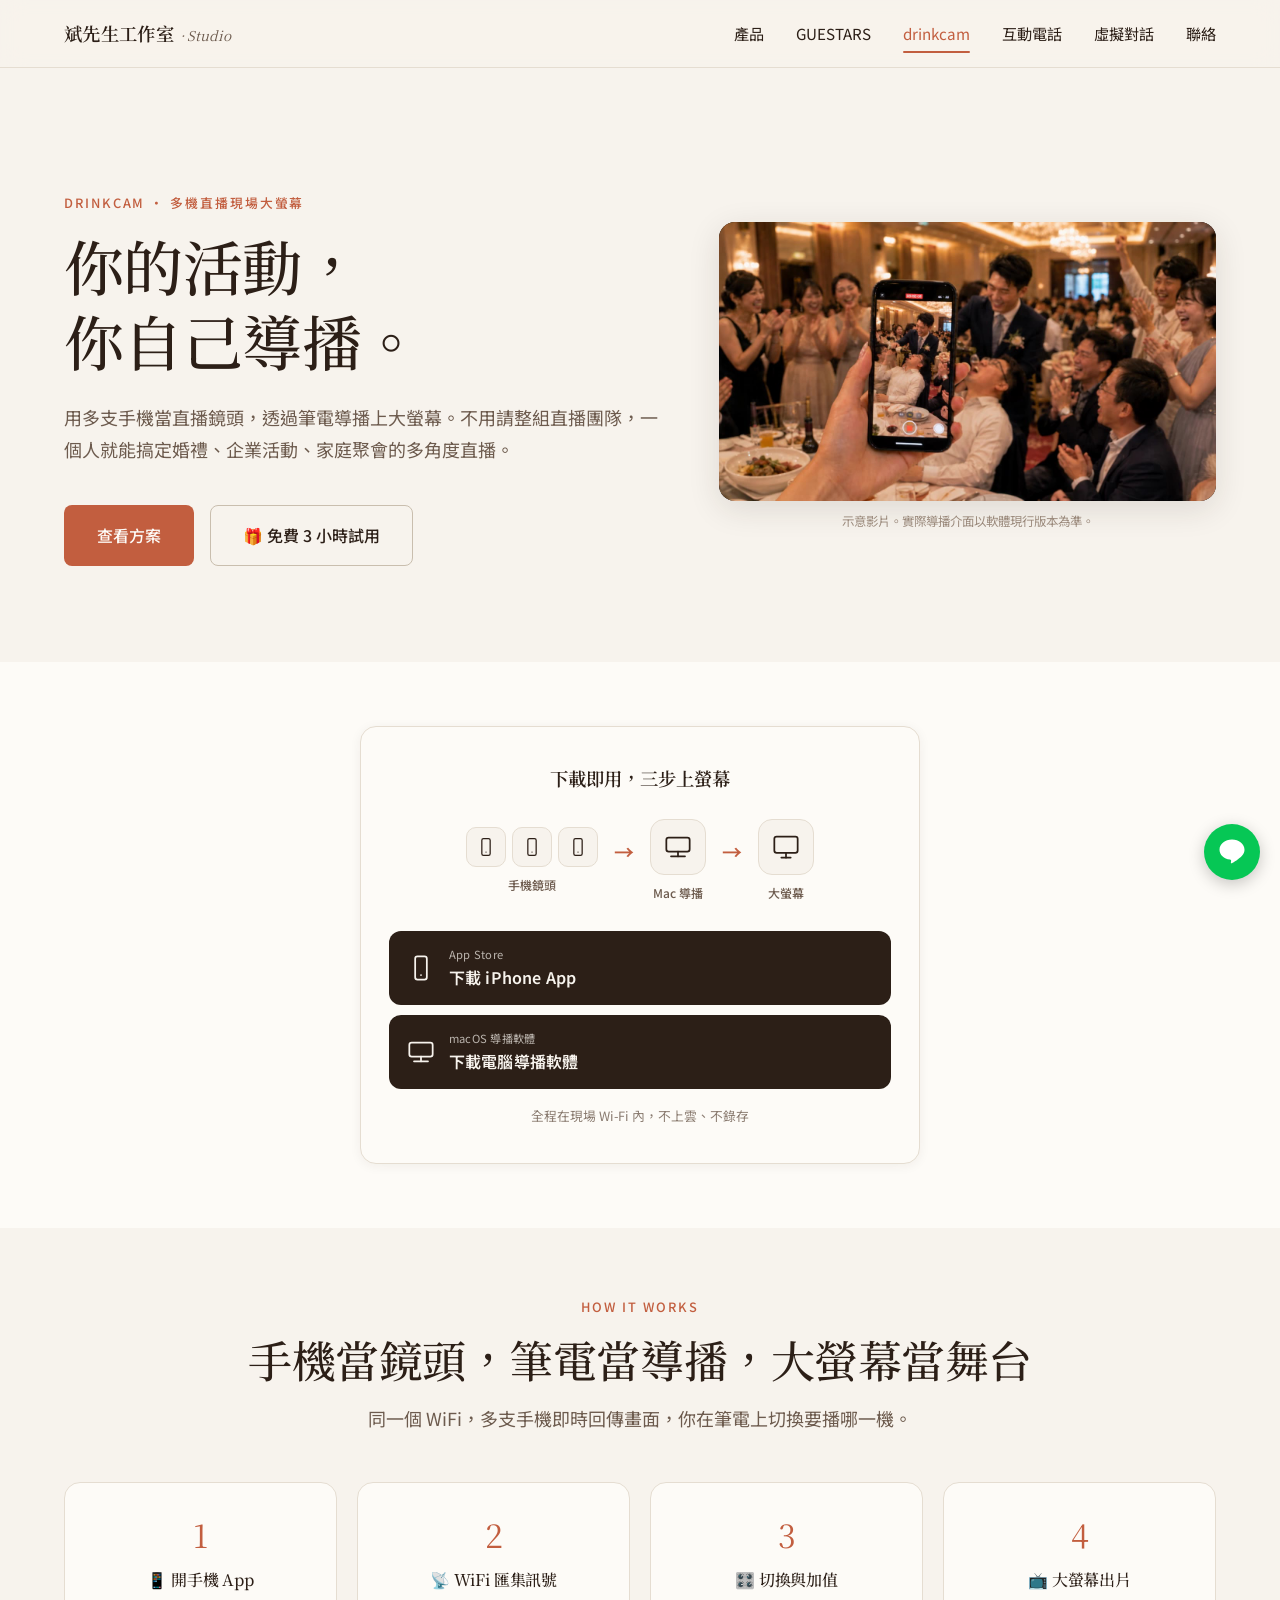
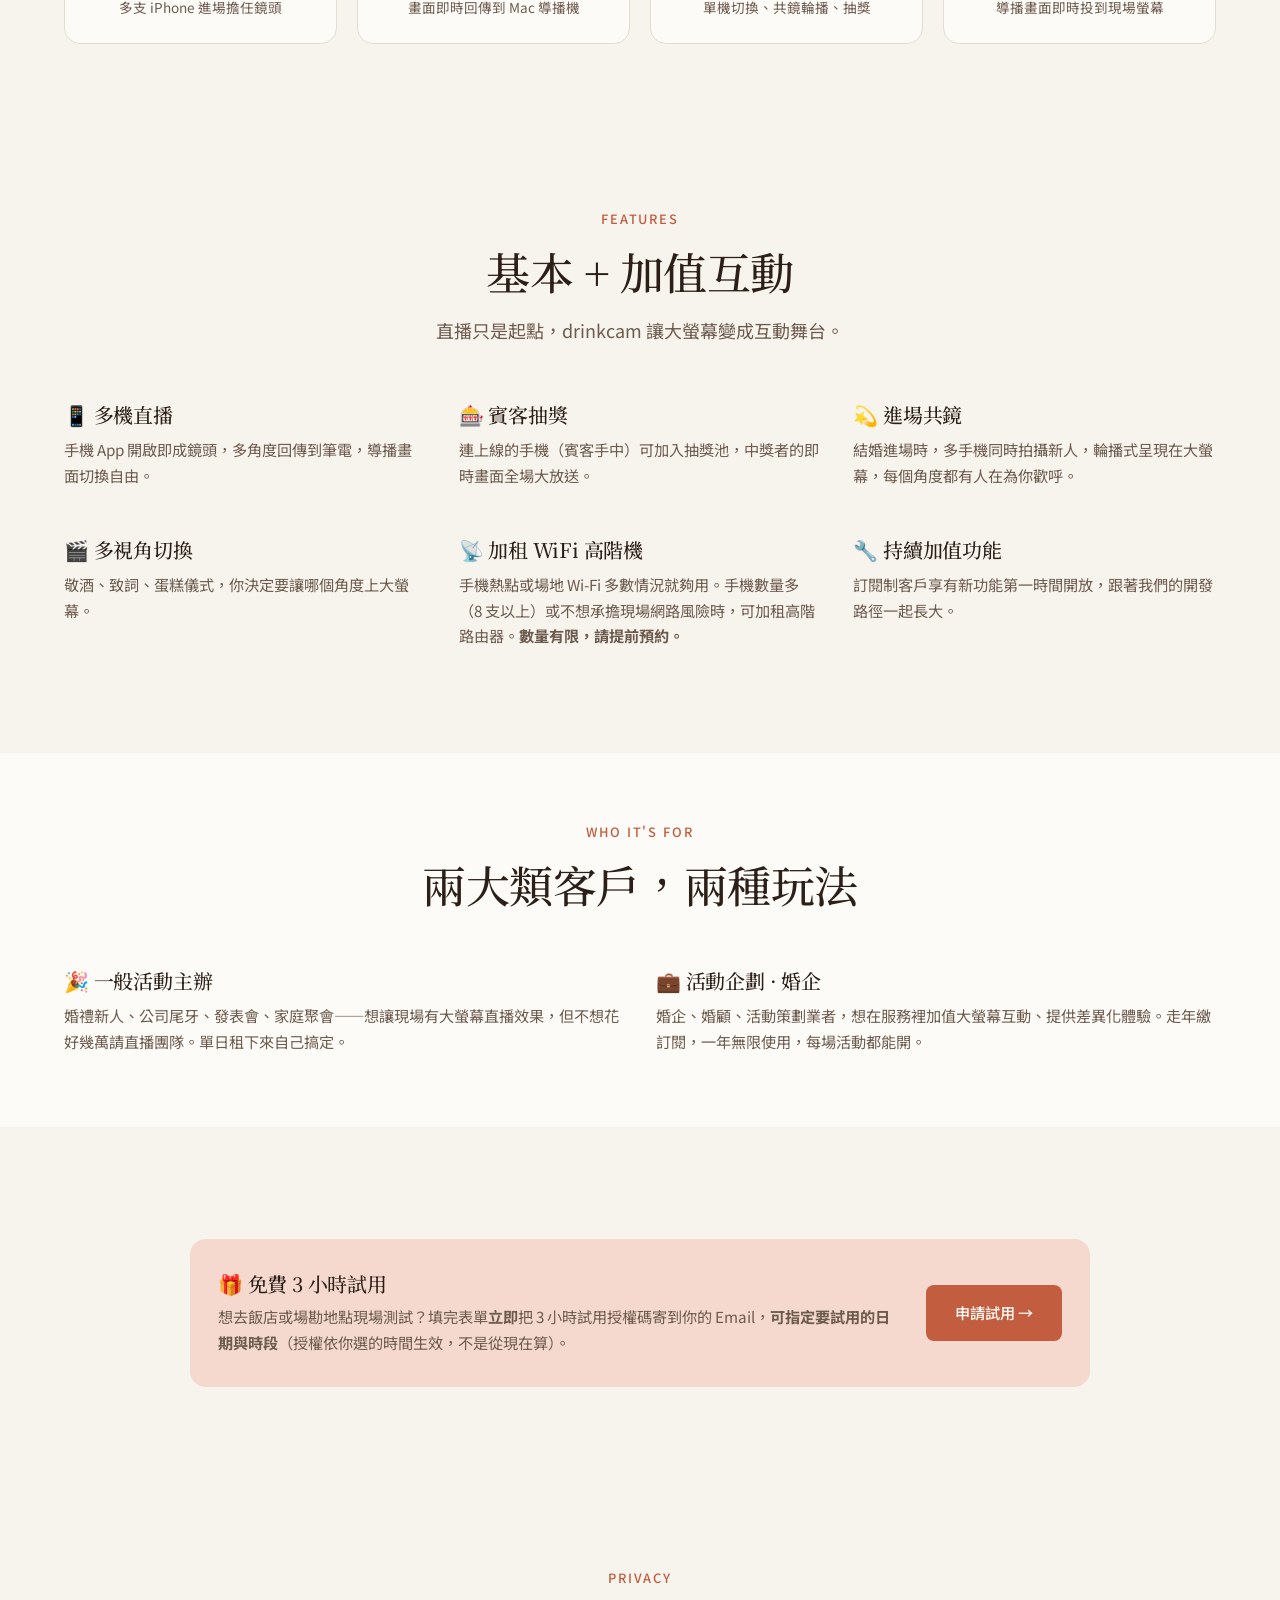
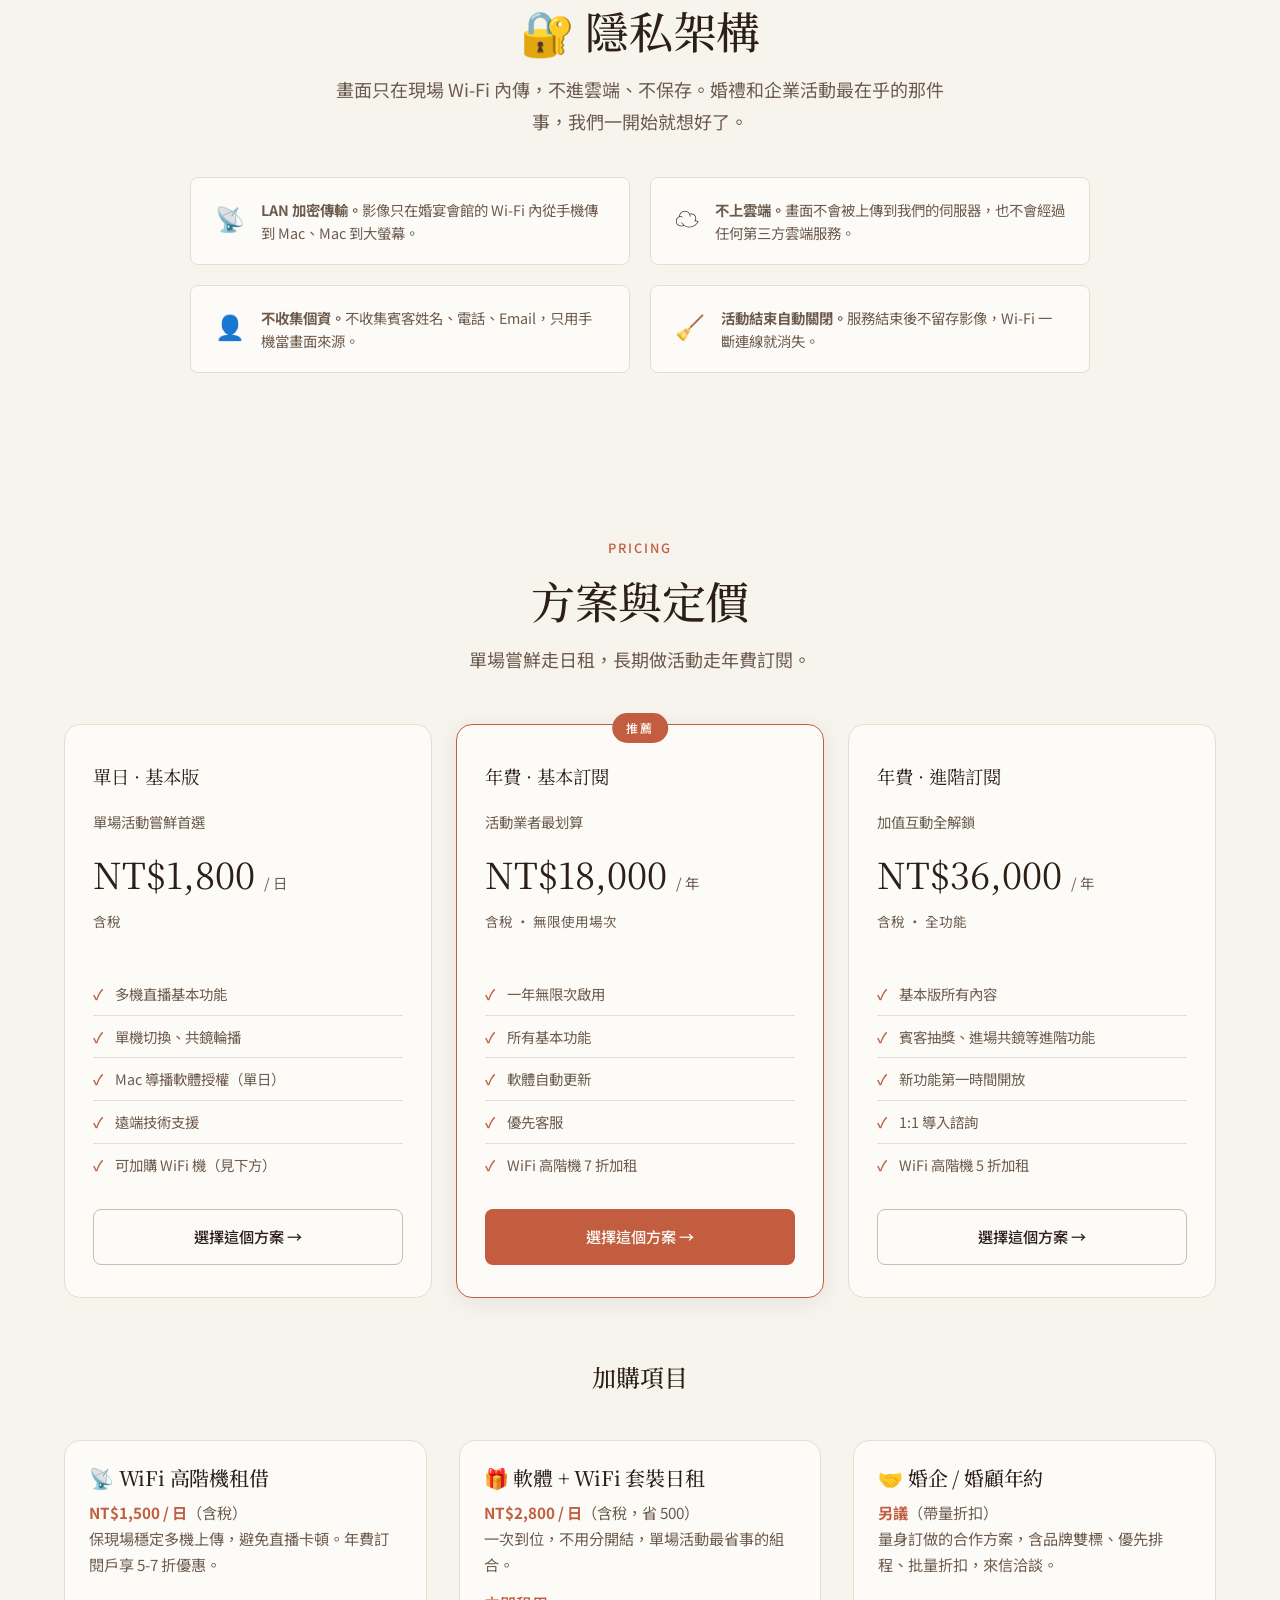
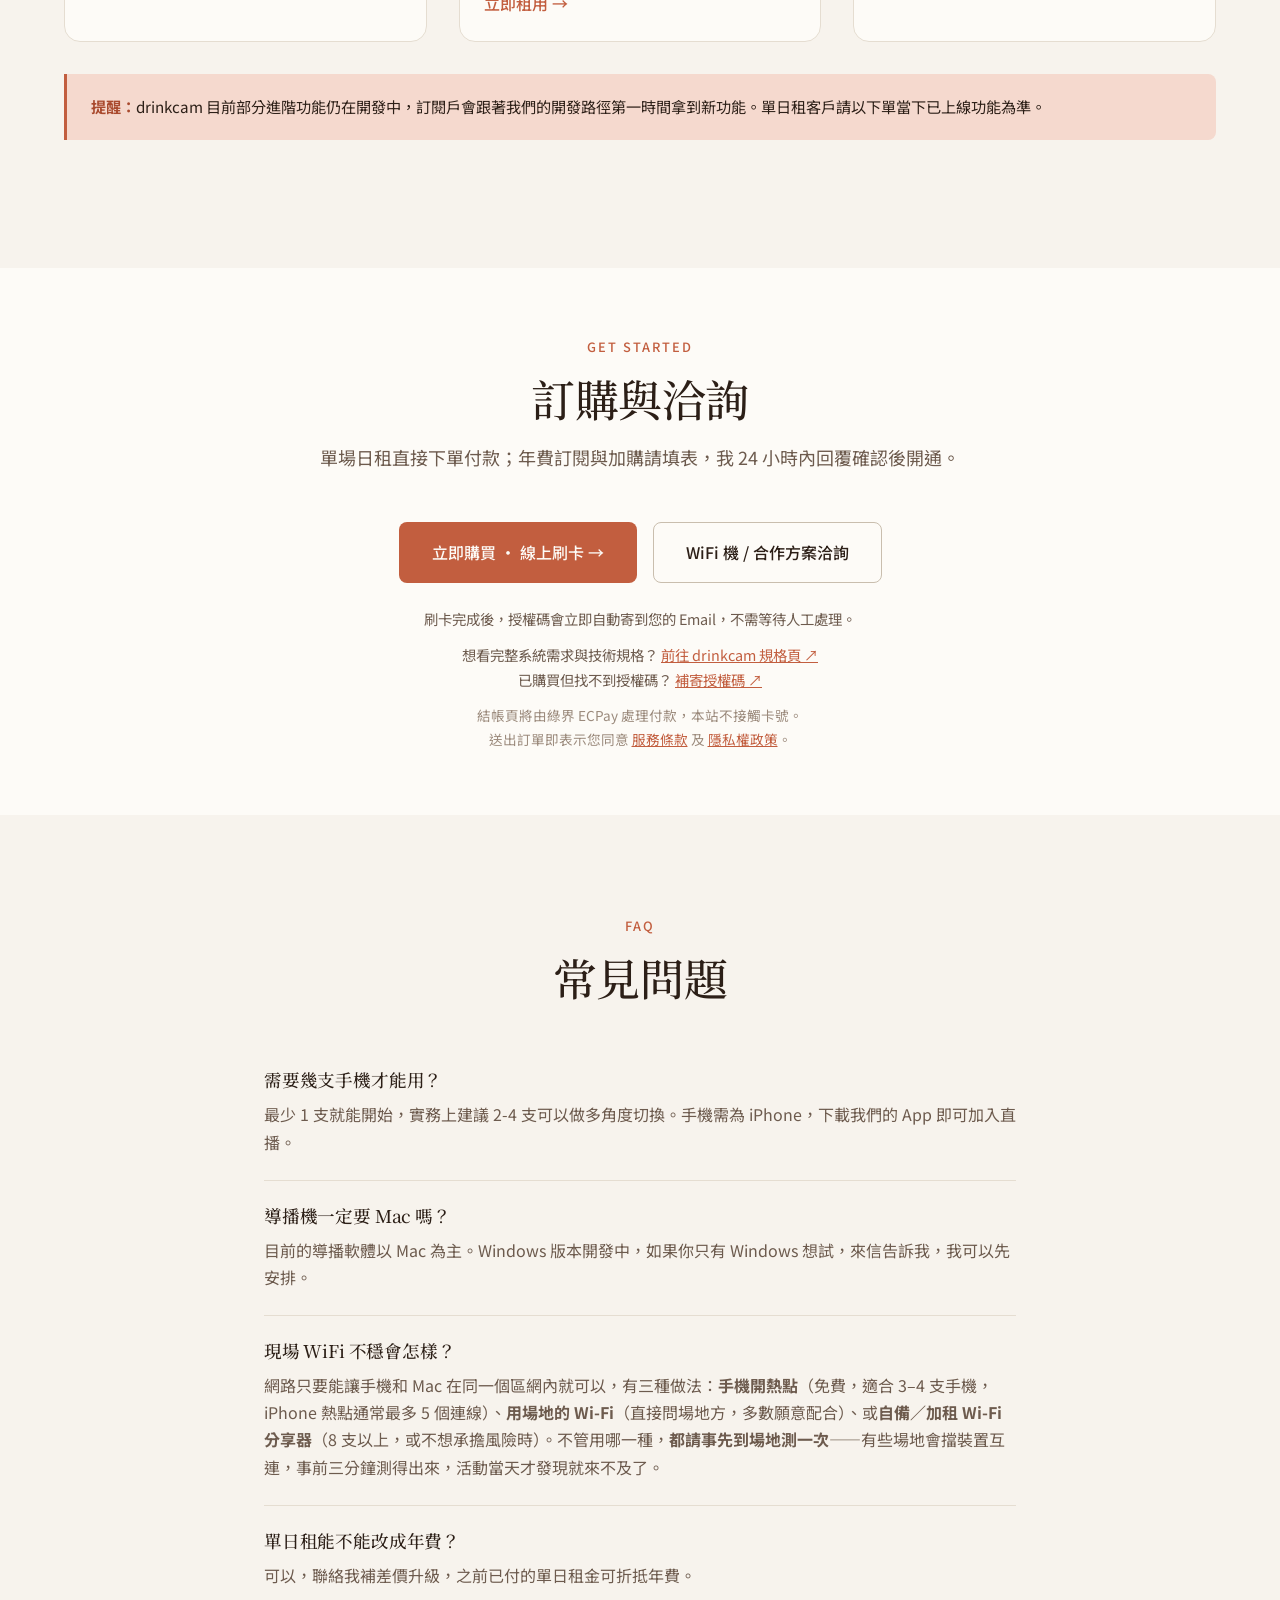
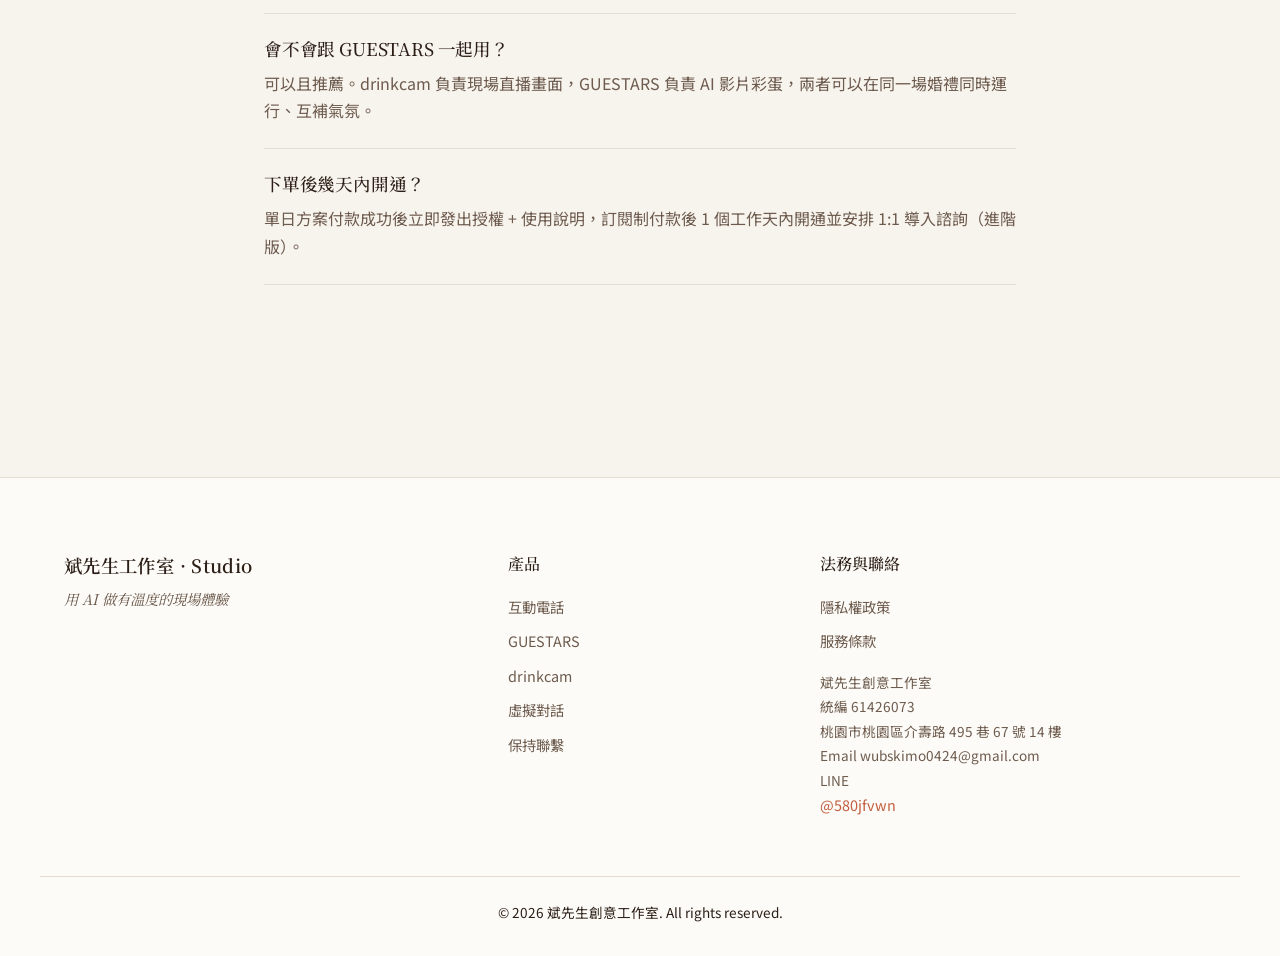
<file: drinkcam.html>
<!DOCTYPE html>
<html lang="zh-Hant">
<head>
  <meta charset="UTF-8">
  <meta name="viewport" content="width=device-width, initial-scale=1.0">
  <link rel="canonical" href="https://guestars.tw/drinkcam">
  <title>drinkcam — 多機直播現場大螢幕｜斌先生工作室</title>
  <meta name="description" content="drinkcam。用手機多鏡頭直播上大螢幕，不再需要昂貴的直播團隊，還能加值賓客互動。">
  <meta property="og:title" content="drinkcam — 你的活動，你自己導播">
  <meta property="og:description" content="手機拍、大螢幕播、你來切。15 秒看懂。">
  <meta property="og:image" content="https://guestars.tw/images/drinkcam-pov.jpg">
  <meta name="twitter:card" content="summary_large_image">
  <link rel="preconnect" href="https://fonts.googleapis.com">
  <link rel="preconnect" href="https://fonts.gstatic.com" crossorigin>
  <link href="https://fonts.googleapis.com/css2?family=Noto+Serif+TC:wght@500;600;700&family=Noto+Sans+TC:wght@400;500;600&family=Playfair+Display:ital,wght@0,500;0,700;1,500&family=Inter:wght@400;500;600&display=swap" rel="stylesheet">
  <link rel="stylesheet" href="styles.css">
  <style>
    /* Hero with diagram */
    .hero-with-media {
      display: grid;
      grid-template-columns: 1.1fr 0.9fr;
      gap: 48px;
      align-items: center;
    }
    .hero-media {
      border-radius: var(--radius);
      overflow: hidden;
      box-shadow: var(--shadow-strong);
      aspect-ratio: 16/9;
      background: #000;
    }
    .hero-media video { width: 100%; height: 100%; object-fit: cover; display: block; }
    .hero-media-note {
      font-size: 0.78rem;
      color: var(--text-muted);
      text-align: center;
      margin-top: 10px;
    }
    /* Download card */
    .download-card {
      background: var(--surface);
      border-radius: var(--radius);
      padding: 36px 28px;
      border: 1px solid var(--border);
      box-shadow: var(--shadow-soft);
    }
    .download-card-title {
      font-family: var(--font-serif);
      font-size: 1.15rem;
      font-weight: 600;
      color: var(--text-primary);
      text-align: center;
      margin-bottom: 24px;
    }
    /* Flow diagram */
    .flow-diagram {
      display: flex;
      align-items: center;
      justify-content: center;
      gap: 12px;
      margin-bottom: 28px;
      flex-wrap: wrap;
    }
    .flow-step {
      display: flex;
      flex-direction: column;
      align-items: center;
      gap: 8px;
    }
    .flow-icon {
      width: 56px;
      height: 56px;
      border-radius: 14px;
      display: flex;
      align-items: center;
      justify-content: center;
      background: var(--bg);
      border: 1.5px solid var(--border);
    }
    .flow-icon svg {
      width: 28px;
      height: 28px;
      stroke: var(--text-primary);
      fill: none;
      stroke-width: 1.5;
      stroke-linecap: round;
      stroke-linejoin: round;
    }
    .flow-label {
      font-size: 0.75rem;
      color: var(--text-secondary);
      font-weight: 500;
    }
    .flow-phones {
      display: flex;
      gap: 6px;
    }
    .flow-phones .flow-icon {
      width: 40px;
      height: 40px;
      border-radius: 10px;
    }
    .flow-phones .flow-icon svg {
      width: 20px;
      height: 20px;
    }
    .flow-connector {
      color: var(--accent);
      font-size: 1.25rem;
      font-weight: 600;
      margin: 0 4px;
      align-self: flex-start;
      margin-top: 16px;
    }
    /* Download buttons */
    .download-buttons {
      display: flex;
      flex-direction: column;
      gap: 10px;
      margin-bottom: 16px;
    }
    .download-btn {
      display: flex;
      align-items: center;
      gap: 14px;
      padding: 14px 18px;
      border-radius: 12px;
      background: var(--text-primary);
      color: var(--bg);
      text-decoration: none;
      transition: opacity 0.2s;
    }
    .download-btn:hover { opacity: 0.88; }
    .download-btn svg {
      width: 28px;
      height: 28px;
      flex-shrink: 0;
      stroke: var(--bg);
      fill: none;
      stroke-width: 1.5;
      stroke-linecap: round;
      stroke-linejoin: round;
    }
    .download-btn-text {
      display: flex;
      flex-direction: column;
    }
    .download-sub {
      font-size: 0.7rem;
      opacity: 0.7;
      letter-spacing: 0.02em;
    }
    .download-main {
      font-size: 1rem;
      font-weight: 600;
      letter-spacing: 0.01em;
    }
    .download-note {
      text-align: center;
      color: var(--text-secondary);
      font-size: 0.8rem;
      margin: 0;
      opacity: 0.8;
    }
    /* Trial CTA */
    .trial-cta {
      background: var(--accent-soft);
      border-radius: var(--radius);
      padding: 32px 28px;
      display: grid;
      grid-template-columns: 1fr auto;
      gap: 24px;
      align-items: center;
      margin: 48px auto;
      max-width: 900px;
    }
    .trial-cta h3 { margin-bottom: 8px; font-size: 1.25rem; }
    .trial-cta p { color: var(--text-secondary); font-size: 0.95rem; }
    /* Privacy grid */
    .privacy-grid {
      display: grid;
      grid-template-columns: repeat(2, 1fr);
      gap: 20px;
      margin-top: 40px;
      max-width: 900px;
      margin-left: auto;
      margin-right: auto;
    }
    .privacy-item {
      display: flex;
      gap: 16px;
      background: var(--surface);
      padding: 20px 24px;
      border-radius: var(--radius-sm);
      border: 1px solid var(--border);
      align-items: flex-start;
    }
    .privacy-icon { font-size: 1.5rem; }
    .privacy-item p { color: var(--text-secondary); font-size: 0.9rem; margin: 0; line-height: 1.6; }
    @media (max-width: 900px) {
      .hero-with-media { grid-template-columns: 1fr; gap: 32px; }
      .trial-cta { grid-template-columns: 1fr; text-align: center; }
      .privacy-grid { grid-template-columns: 1fr; }
    }
  </style>

  <script type="application/ld+json">
{
  "@context": "https://schema.org",
  "@graph": [
    {
      "@type": "Product",
      "name": "drinkcam 多機直播導播系統",
      "description": "用多支手機當直播鏡頭，透過筆電導播上大螢幕。不需直播團隊，一人即可完成婚禮、企業活動的多角度直播。提供免費試用。",
      "category": "活動直播設備租借",
      "brand": {
        "@id": "https://guestars.tw/#org"
      },
      "url": "https://guestars.tw/drinkcam",
      "offers": {
        "@type": "AggregateOffer",
        "priceCurrency": "TWD",
        "lowPrice": "1800",
        "highPrice": "36000",
        "offerCount": 4,
        "offers": [
          {
            "@type": "Offer",
            "name": "單日 · 基本版",
            "price": "1800",
            "priceCurrency": "TWD",
            "availability": "https://schema.org/InStock",
            "url": "https://guestars.app/drinkcam/buy?plan=day",
            "description": "單場活動軟體授權"
          },
          {
            "@type": "Offer",
            "name": "單日套裝（含 WiFi 機）",
            "price": "2800",
            "priceCurrency": "TWD",
            "availability": "https://schema.org/InStock",
            "url": "https://guestars.app/drinkcam/buy?plan=bundle",
            "description": "軟體加高階 WiFi 路由器"
          },
          {
            "@type": "Offer",
            "name": "年費 · 基本訂閱",
            "price": "18000",
            "priceCurrency": "TWD",
            "availability": "https://schema.org/InStock",
            "url": "https://guestars.app/drinkcam/buy?plan=year",
            "description": "一年無限次啟用"
          },
          {
            "@type": "Offer",
            "name": "年費 · 進階訂閱",
            "price": "36000",
            "priceCurrency": "TWD",
            "availability": "https://schema.org/InStock",
            "url": "https://guestars.app/drinkcam/buy?plan=year-pro",
            "description": "含賓客抽獎等進階互動"
          }
        ]
      }
    },
    {
      "@type": "FAQPage",
      "mainEntity": [
        {
          "@type": "Question",
          "name": "需要幾支手機才能用？",
          "acceptedAnswer": {
            "@type": "Answer",
            "text": "最少 1 支就能開始，實務上建議 2-4 支可以做多角度切換。手機需為 iPhone，下載我們的 App 即可加入直播。"
          }
        },
        {
          "@type": "Question",
          "name": "導播機一定要 Mac 嗎？",
          "acceptedAnswer": {
            "@type": "Answer",
            "text": "目前的導播軟體以 Mac 為主。Windows 版本開發中，如果你只有 Windows 想試，來信告訴我，我可以先安排。"
          }
        },
        {
          "@type": "Question",
          "name": "現場 WiFi 不穩會怎樣？",
          "acceptedAnswer": {
            "@type": "Answer",
            "text": "網路只要能讓手機和 Mac 在同一個區網內就可以，有三種做法：手機開熱點（免費，適合 3–4 支手機，iPhone 熱點通常最多 5 個連線）、用場地的 Wi-Fi（直接問場地方，多數願意配合）、或自備／加租 Wi-Fi 分享器（8 支以上，或不想承擔風險時）。不管用哪一種，都請事先到場地測一次——有些場地會擋裝置互連，事前三分鐘測得出來，活動當天才發現就來不及了。"
          }
        },
        {
          "@type": "Question",
          "name": "單日租能不能改成年費？",
          "acceptedAnswer": {
            "@type": "Answer",
            "text": "可以，聯絡我補差價升級，之前已付的單日租金可折抵年費。"
          }
        },
        {
          "@type": "Question",
          "name": "會不會跟 GUESTARS 一起用？",
          "acceptedAnswer": {
            "@type": "Answer",
            "text": "可以且推薦。drinkcam 負責現場直播畫面，GUESTARS 負責 AI 影片彩蛋，兩者可以在同一場婚禮同時運行、互補氣氛。"
          }
        },
        {
          "@type": "Question",
          "name": "下單後幾天內開通？",
          "acceptedAnswer": {
            "@type": "Answer",
            "text": "單日方案付款成功後立即發出授權 + 使用說明，訂閱制付款後 1 個工作天內開通並安排 1:1 導入諮詢（進階版）。"
          }
        }
      ]
    },
    {
      "@type": "BreadcrumbList",
      "itemListElement": [
        {
          "@type": "ListItem",
          "position": 1,
          "name": "首頁",
          "item": "https://guestars.tw"
        },
        {
          "@type": "ListItem",
          "position": 2,
          "name": "drinkcam 多機直播導播系統",
          "item": "https://guestars.tw/drinkcam"
        }
      ]
    }
  ]
}
  </script>
</head>
<body>

  <header class="site-header">
    <nav>
      <a href="/" class="brand">
        <span class="brand-name">斌先生工作室</span>
        <span class="brand-sub">· Studio</span>
      </a>
      <div class="nav-links">
        <a href="/#products">產品</a>
        <a href="/guestars">GUESTARS</a>
        <a href="/drinkcam" class="active">drinkcam</a>
        <a href="/phone">互動電話</a>
        <a href="/virtualchar">虛擬對話</a>
        <a href="/#contact">聯絡</a>
      </div>
      <button class="nav-toggle" aria-label="選單" onclick="this.classList.toggle('active');this.previousElementSibling.classList.toggle('open')">
        <span></span><span></span><span></span>
      </button>
    </nav>
  </header>

  <main>

    <!-- Hero with diagram -->
    <section class="hero">
      <div class="container">
        <div class="hero-with-media">
          <div>
            <p class="eyebrow">drinkcam · 多機直播現場大螢幕</p>
            <h1>你的活動，<br>你自己導播。</h1>
            <p class="lead">用多支手機當直播鏡頭，透過筆電導播上大螢幕。不用請整組直播團隊，一個人就能搞定婚禮、企業活動、家庭聚會的多角度直播。</p>
            <div class="cta-group">
              <a href="#pricing" class="btn btn-primary btn-lg">查看方案</a>
              <a href="#trial" class="btn btn-ghost btn-lg">🎁 免費 3 小時試用</a>
            </div>
          </div>
          <div>
            <div class="hero-media">
              <video autoplay muted loop playsinline
                poster="/videos/drinkcam-intro-poster.jpg"
                src="/videos/drinkcam-intro.mp4">
              </video>
            </div>
            <p class="hero-media-note">示意影片。實際導播介面以軟體現行版本為準。</p>
          </div>
        </div>
      </div>
    </section>

    <!-- 下載 -->
    <section class="tight" style="background:var(--surface);">
      <div class="container-narrow">
        <div class="download-card" style="max-width:560px; margin:0 auto;">
            <p class="download-card-title">下載即用，三步上螢幕</p>

            <div class="flow-diagram">
              <div class="flow-step">
                <div class="flow-phones">
                  <div class="flow-icon">
                    <svg viewBox="0 0 24 24"><rect x="7" y="2" width="10" height="20" rx="2"/><line x1="12" y1="18" x2="12" y2="18.01"/></svg>
                  </div>
                  <div class="flow-icon">
                    <svg viewBox="0 0 24 24"><rect x="7" y="2" width="10" height="20" rx="2"/><line x1="12" y1="18" x2="12" y2="18.01"/></svg>
                  </div>
                  <div class="flow-icon">
                    <svg viewBox="0 0 24 24"><rect x="7" y="2" width="10" height="20" rx="2"/><line x1="12" y1="18" x2="12" y2="18.01"/></svg>
                  </div>
                </div>
                <span class="flow-label">手機鏡頭</span>
              </div>

              <span class="flow-connector">&#8594;</span>

              <div class="flow-step">
                <div class="flow-icon">
                  <svg viewBox="0 0 24 24"><rect x="2" y="4" width="20" height="12" rx="2"/><line x1="6" y1="20" x2="18" y2="20"/><line x1="12" y1="16" x2="12" y2="20"/></svg>
                </div>
                <span class="flow-label">Mac 導播</span>
              </div>

              <span class="flow-connector">&#8594;</span>

              <div class="flow-step">
                <div class="flow-icon">
                  <svg viewBox="0 0 24 24"><rect x="2" y="3" width="20" height="14" rx="2"/><polyline points="8 21 16 21"/><line x1="12" y1="17" x2="12" y2="21"/></svg>
                </div>
                <span class="flow-label">大螢幕</span>
              </div>
            </div>

            <div class="download-buttons">
              <a href="https://apps.apple.com/tw/app/drinkcam/id6775170201" class="download-btn" target="_blank" rel="noopener">
                <svg viewBox="0 0 24 24"><rect x="7" y="2" width="10" height="20" rx="2"/><line x1="12" y1="18" x2="12" y2="18.01"/></svg>
                <div class="download-btn-text">
                  <span class="download-sub">App Store</span>
                  <span class="download-main">下載 iPhone App</span>
                </div>
              </a>
              <a href="https://guestars.app/drinkcam/download" class="download-btn" target="_blank" rel="noopener">
                <svg viewBox="0 0 24 24"><rect x="2" y="4" width="20" height="12" rx="2"/><line x1="6" y1="20" x2="18" y2="20"/><line x1="12" y1="16" x2="12" y2="20"/></svg>
                <div class="download-btn-text">
                  <span class="download-sub">macOS 導播軟體</span>
                  <span class="download-main">下載電腦導播軟體</span>
                </div>
              </a>
            </div>

            <p class="download-note">全程在現場 Wi-Fi 內，不上雲、不錄存</p>
        </div>
      </div>
    </section>

    <!-- How it works -->
    <section id="how" class="tight">
      <div class="container">
        <div class="section-header">
          <p class="eyebrow">How it works</p>
          <h2>手機當鏡頭，筆電當導播，大螢幕當舞台</h2>
          <p class="lead">同一個 WiFi，多支手機即時回傳畫面，你在筆電上切換要播哪一機。</p>
        </div>

        <div class="steps">
          <div class="step">
            <span class="step-num">1</span>
            <h4>📱 開手機 App</h4>
            <p>多支 iPhone 進場擔任鏡頭</p>
          </div>
          <div class="step">
            <span class="step-num">2</span>
            <h4>📡 WiFi 匯集訊號</h4>
            <p>畫面即時回傳到 Mac 導播機</p>
          </div>
          <div class="step">
            <span class="step-num">3</span>
            <h4>🎛️ 切換與加值</h4>
            <p>單機切換、共鏡輪播、抽獎</p>
          </div>
          <div class="step">
            <span class="step-num">4</span>
            <h4>📺 大螢幕出片</h4>
            <p>導播畫面即時投到現場螢幕</p>
          </div>
        </div>
      </div>
    </section>

    <!-- Features -->
    <section>
      <div class="container">
        <div class="section-header">
          <p class="eyebrow">Features</p>
          <h2>基本 + 加值互動</h2>
          <p class="lead">直播只是起點，drinkcam 讓大螢幕變成互動舞台。</p>
        </div>

        <div class="feature-list">
          <div class="feature">
            <h4>📱 多機直播</h4>
            <p>手機 App 開啟即成鏡頭，多角度回傳到筆電，導播畫面切換自由。</p>
          </div>
          <div class="feature">
            <h4>🎰 賓客抽獎</h4>
            <p>連上線的手機（賓客手中）可加入抽獎池，中獎者的即時畫面全場大放送。</p>
          </div>
          <div class="feature">
            <h4>💫 進場共鏡</h4>
            <p>結婚進場時，多手機同時拍攝新人，輪播式呈現在大螢幕，每個角度都有人在為你歡呼。</p>
          </div>
          <div class="feature">
            <h4>🎬 多視角切換</h4>
            <p>敬酒、致詞、蛋糕儀式，你決定要讓哪個角度上大螢幕。</p>
          </div>
          <div class="feature">
            <h4>📡 加租 WiFi 高階機</h4>
            <p>手機熱點或場地 Wi-Fi 多數情況就夠用。手機數量多（8 支以上）或不想承擔現場網路風險時，可加租高階路由器。<strong>數量有限，請提前預約。</strong></p>
          </div>
          <div class="feature">
            <h4>🔧 持續加值功能</h4>
            <p>訂閱制客戶享有新功能第一時間開放，跟著我們的開發路徑一起長大。</p>
          </div>
        </div>
      </div>
    </section>

    <!-- Who it's for -->
    <section class="tight" style="background:var(--surface);">
      <div class="container">
        <div class="section-header">
          <p class="eyebrow">Who it's for</p>
          <h2>兩大類客戶，兩種玩法</h2>
        </div>

        <div class="feature-list" style="grid-template-columns:repeat(2, 1fr);">
          <div class="feature">
            <h4>🎉 一般活動主辦</h4>
            <p>婚禮新人、公司尾牙、發表會、家庭聚會——想讓現場有大螢幕直播效果，但不想花好幾萬請直播團隊。單日租下來自己搞定。</p>
          </div>
          <div class="feature">
            <h4>💼 活動企劃 · 婚企</h4>
            <p>婚企、婚顧、活動策劃業者，想在服務裡加值大螢幕互動、提供差異化體驗。走年繳訂閱，一年無限使用，每場活動都能開。</p>
          </div>
        </div>
      </div>
    </section>

    <!-- Trial CTA -->
    <section id="trial" class="tight">
      <div class="container">
        <div class="trial-cta">
          <div>
            <h3>🎁 免費 3 小時試用</h3>
            <p>想去飯店或場勘地點現場測試？填完表單<strong>立即</strong>把 3 小時試用授權碼寄到你的 Email，<strong>可指定要試用的日期與時段</strong>（授權依你選的時間生效，不是從現在算）。</p>
          </div>
          <a href="https://guestars.app/drinkcam/trial" class="btn btn-primary">申請試用 →</a>
        </div>
      </div>
    </section>

    <!-- Privacy architecture -->
    <section class="tight">
      <div class="container">
        <div class="section-header">
          <p class="eyebrow">Privacy</p>
          <h2>🔐 隱私架構</h2>
          <p class="lead">畫面只在現場 Wi-Fi 內傳，不進雲端、不保存。婚禮和企業活動最在乎的那件事，我們一開始就想好了。</p>
        </div>

        <div class="privacy-grid">
          <div class="privacy-item">
            <span class="privacy-icon">📡</span>
            <p><strong>LAN 加密傳輸。</strong>影像只在婚宴會館的 Wi-Fi 內從手機傳到 Mac、Mac 到大螢幕。</p>
          </div>
          <div class="privacy-item">
            <span class="privacy-icon">☁️</span>
            <p><strong>不上雲端。</strong>畫面不會被上傳到我們的伺服器，也不會經過任何第三方雲端服務。</p>
          </div>
          <div class="privacy-item">
            <span class="privacy-icon">👤</span>
            <p><strong>不收集個資。</strong>不收集賓客姓名、電話、Email，只用手機當畫面來源。</p>
          </div>
          <div class="privacy-item">
            <span class="privacy-icon">🧹</span>
            <p><strong>活動結束自動關閉。</strong>服務結束後不留存影像，Wi-Fi 一斷連線就消失。</p>
          </div>
        </div>
      </div>
    </section>

    <!-- Pricing -->
    <section id="pricing">
      <div class="container">
        <div class="section-header">
          <p class="eyebrow">Pricing</p>
          <h2>方案與定價</h2>
          <p class="lead">單場嘗鮮走日租，長期做活動走年費訂閱。</p>
        </div>

        <div class="pricing-plans">

          <div class="pricing-plan">
            <p class="plan-name">單日 · 基本版</p>
            <p class="plan-desc">單場活動嘗鮮首選</p>
            <p class="plan-price">NT$1,800 <small>/ 日</small></p>
            <p class="plan-unit">含稅</p>
            <ul class="plan-features">
              <li>多機直播基本功能</li>
              <li>單機切換、共鏡輪播</li>
              <li>Mac 導播軟體授權（單日）</li>
              <li>遠端技術支援</li>
              <li>可加購 WiFi 機（見下方）</li>
            </ul>
            <a href="https://guestars.app/drinkcam/buy?plan=day" class="btn btn-ghost">選擇這個方案 →</a>
          </div>

          <div class="pricing-plan recommended">
            <p class="plan-name">年費 · 基本訂閱</p>
            <p class="plan-desc">活動業者最划算</p>
            <p class="plan-price">NT$18,000 <small>/ 年</small></p>
            <p class="plan-unit">含稅 · 無限使用場次</p>
            <ul class="plan-features">
              <li>一年無限次啟用</li>
              <li>所有基本功能</li>
              <li>軟體自動更新</li>
              <li>優先客服</li>
              <li>WiFi 高階機 7 折加租</li>
            </ul>
            <a href="https://guestars.app/drinkcam/buy?plan=year" class="btn btn-primary">選擇這個方案 →</a>
          </div>

          <div class="pricing-plan">
            <p class="plan-name">年費 · 進階訂閱</p>
            <p class="plan-desc">加值互動全解鎖</p>
            <p class="plan-price">NT$36,000 <small>/ 年</small></p>
            <p class="plan-unit">含稅 · 全功能</p>
            <ul class="plan-features">
              <li>基本版所有內容</li>
              <li>賓客抽獎、進場共鏡等進階功能</li>
              <li>新功能第一時間開放</li>
              <li>1:1 導入諮詢</li>
              <li>WiFi 高階機 5 折加租</li>
            </ul>
            <a href="https://guestars.app/drinkcam/buy?plan=year-pro" class="btn btn-ghost">選擇這個方案 →</a>
          </div>

        </div>

        <!-- Add-ons -->
        <div style="margin-top:64px;">
          <h3 style="text-align:center; margin-bottom:32px;">加購項目</h3>
          <div class="feature-list">
            <div class="feature" style="background:var(--surface); padding:24px; border-radius:var(--radius); border:1px solid var(--border);">
              <h4>📡 WiFi 高階機租借</h4>
              <p><strong style="color:var(--accent);">NT$1,500 / 日</strong>（含稅）<br>
              保現場穩定多機上傳，避免直播卡頓。年費訂閱戶享 5-7 折優惠。</p>
            </div>
            <div class="feature" style="background:var(--surface); padding:24px; border-radius:var(--radius); border:1px solid var(--border);">
              <h4>🎁 軟體 + WiFi 套裝日租</h4>
              <p><strong style="color:var(--accent);">NT$2,800 / 日</strong>（含稅，省 500）<br>
              一次到位，不用分開結，單場活動最省事的組合。</p>
              <a href="https://guestars.app/drinkcam/buy?plan=bundle" class="card-link" style="margin-top:12px;">立即租用 →</a>
            </div>
            <div class="feature" style="background:var(--surface); padding:24px; border-radius:var(--radius); border:1px solid var(--border);">
              <h4>🤝 婚企 / 婚顧年約</h4>
              <p><strong style="color:var(--accent);">另議</strong>（帶量折扣）<br>
              量身訂做的合作方案，含品牌雙標、優先排程、批量折扣，來信洽談。</p>
            </div>
          </div>
        </div>

        <div class="callout">
          <strong>提醒：</strong>drinkcam 目前部分進階功能仍在開發中，訂閱戶會跟著我們的開發路徑第一時間拿到新功能。單日租客戶請以下單當下已上線功能為準。
        </div>
      </div>
    </section>

    <!-- Order -->
    <section id="order" class="tight" style="background:var(--surface);">
      <div class="container">
        <div class="section-header">
          <p class="eyebrow">Get Started</p>
          <h2>訂購與洽詢</h2>
          <p class="lead">單場日租直接下單付款；年費訂閱與加購請填表，我 24 小時內回覆確認後開通。</p>
        </div>

        <!-- 前往結帳頁（填資料與付款於 guestars.app 完成，同網域處理金流） -->
        <div style="text-align:center; margin-top:48px;">
          <div class="cta-group" style="justify-content:center; margin-top:0;">
            <a href="https://guestars.app/drinkcam/buy" class="btn btn-primary btn-lg">
              立即購買 · 線上刷卡 →
            </a>
            <a href="/#contact" class="btn btn-ghost btn-lg">WiFi 機 / 合作方案洽詢</a>
          </div>
          <p style="font-size:0.9rem; color:var(--text-secondary); margin-top:24px;">
            刷卡完成後，授權碼會立即自動寄到您的 Email，不需等待人工處理。
          </p>
          <p style="font-size:0.9rem; color:var(--text-secondary); margin-top:12px;">
            想看完整系統需求與技術規格？
            <a href="https://guestars.app/drinkcam" style="color:var(--accent);">前往 drinkcam 規格頁 ↗</a><br>
            已購買但找不到授權碼？
            <a href="https://guestars.app/drinkcam/my-license" style="color:var(--accent);">補寄授權碼 ↗</a>
          </p>
          <p style="font-size:0.85rem; color:var(--text-muted); margin-top:12px;">
            結帳頁將由綠界 ECPay 處理付款，本站不接觸卡號。<br>
            送出訂單即表示您同意
            <a href="/terms" style="color:var(--accent);">服務條款</a> 及
            <a href="/privacy" style="color:var(--accent);">隱私權政策</a>。
          </p>
        </div>
      </div>
    </section>

    <!-- FAQ -->
    <section>
      <div class="container-narrow">
        <div class="section-header">
          <p class="eyebrow">FAQ</p>
          <h2>常見問題</h2>
        </div>

        <div class="faq-list">
          <div class="faq-item">
            <h4>需要幾支手機才能用？</h4>
            <p>最少 1 支就能開始，實務上建議 2-4 支可以做多角度切換。手機需為 iPhone，下載我們的 App 即可加入直播。</p>
          </div>
          <div class="faq-item">
            <h4>導播機一定要 Mac 嗎？</h4>
            <p>目前的導播軟體以 Mac 為主。Windows 版本開發中，如果你只有 Windows 想試，來信告訴我，我可以先安排。</p>
          </div>
          <div class="faq-item">
            <h4>現場 WiFi 不穩會怎樣？</h4>
            <p>網路只要能讓手機和 Mac 在同一個區網內就可以，有三種做法：<strong>手機開熱點</strong>（免費，適合 3–4 支手機，iPhone 熱點通常最多 5 個連線）、<strong>用場地的 Wi-Fi</strong>（直接問場地方，多數願意配合）、或<strong>自備／加租 Wi-Fi 分享器</strong>（8 支以上，或不想承擔風險時）。不管用哪一種，<strong>都請事先到場地測一次</strong>——有些場地會擋裝置互連，事前三分鐘測得出來，活動當天才發現就來不及了。</p>
          </div>
          <div class="faq-item">
            <h4>單日租能不能改成年費？</h4>
            <p>可以，聯絡我補差價升級，之前已付的單日租金可折抵年費。</p>
          </div>
          <div class="faq-item">
            <h4>會不會跟 GUESTARS 一起用？</h4>
            <p>可以且推薦。drinkcam 負責現場直播畫面，GUESTARS 負責 AI 影片彩蛋，兩者可以在同一場婚禮同時運行、互補氣氛。</p>
          </div>
          <div class="faq-item">
            <h4>下單後幾天內開通？</h4>
            <p>單日方案付款成功後立即發出授權 + 使用說明，訂閱制付款後 1 個工作天內開通並安排 1:1 導入諮詢（進階版）。</p>
          </div>
        </div>
      </div>
    </section>

  </main>

  <footer class="site-footer">
    <div class="container footer-grid">
      <div class="footer-brand">
        <p class="brand-name">斌先生工作室 · Studio</p>
        <p class="tagline">用 AI 做有溫度的現場體驗</p>
      </div>
      <div class="footer-products">
        <p class="footer-heading">產品</p>
        <a href="/phone">互動電話</a>
        <a href="/guestars">GUESTARS</a>
        <a href="/drinkcam">drinkcam</a>
        <a href="/virtualchar">虛擬對話</a>
        <a href="/#contact">保持聯繫</a>
      </div>
      <div class="footer-legal">
        <p class="footer-heading">法務與聯絡</p>
        <a href="/privacy">隱私權政策</a>
        <a href="/terms">服務條款</a>
        <address class="contact-info">
          斌先生創意工作室<br>
          統編 61426073<br>
          桃園市桃園區介壽路 495 巷 67 號 14 樓<br>
          Email wubskimo0424@gmail.com<br>
          LINE <a href="https://line.me/R/ti/p/@580jfvwn" target="_blank" rel="noopener" style="color:var(--accent);">@580jfvwn</a>
        </address>
      </div>
    </div>
    <div class="container footer-bottom">
      <p>© 2026 斌先生創意工作室. All rights reserved.</p>
    </div>
  </footer>

  <!-- 浮動 LINE 按鈕 -->
  <style>
    .line-float {
      position: fixed; right: 20px; bottom: 20px; z-index: 300;
      width: 56px; height: 56px; background: #06C755; border-radius: 50%;
      display: flex; align-items: center; justify-content: center;
      box-shadow: 0 4px 16px rgba(0,0,0,.22);
      transition: transform .2s, box-shadow .2s;
    }
    .line-float:hover { transform: scale(1.1); box-shadow: 0 6px 22px rgba(0,0,0,.3); }
    .line-float svg { width: 30px; height: 30px; fill: #fff; }
    @media (max-width: 600px) {
      .line-float { right: 14px; bottom: 14px; width: 50px; height: 50px; }
      .line-float svg { width: 27px; height: 27px; }
    }
  </style>
  <a href="https://line.me/R/ti/p/@580jfvwn" target="_blank" rel="noopener"
     class="line-float" aria-label="加入 LINE 好友，直接聊聊">
    <svg viewBox="0 0 24 24"><path d="M12 2C6.48 2 2 5.64 2 10.1c0 3.99 3.55 7.33 8.34 7.97.32.07.77.22.88.5.1.26.07.66.03.92l-.14.86c-.04.26-.2 1.01.88.55 1.09-.46 5.87-3.46 8.01-5.92C21.49 13.35 22 11.79 22 10.1 22 5.64 17.52 2 12 2z"/></svg>
  </a>

</body>
</html>
</file>
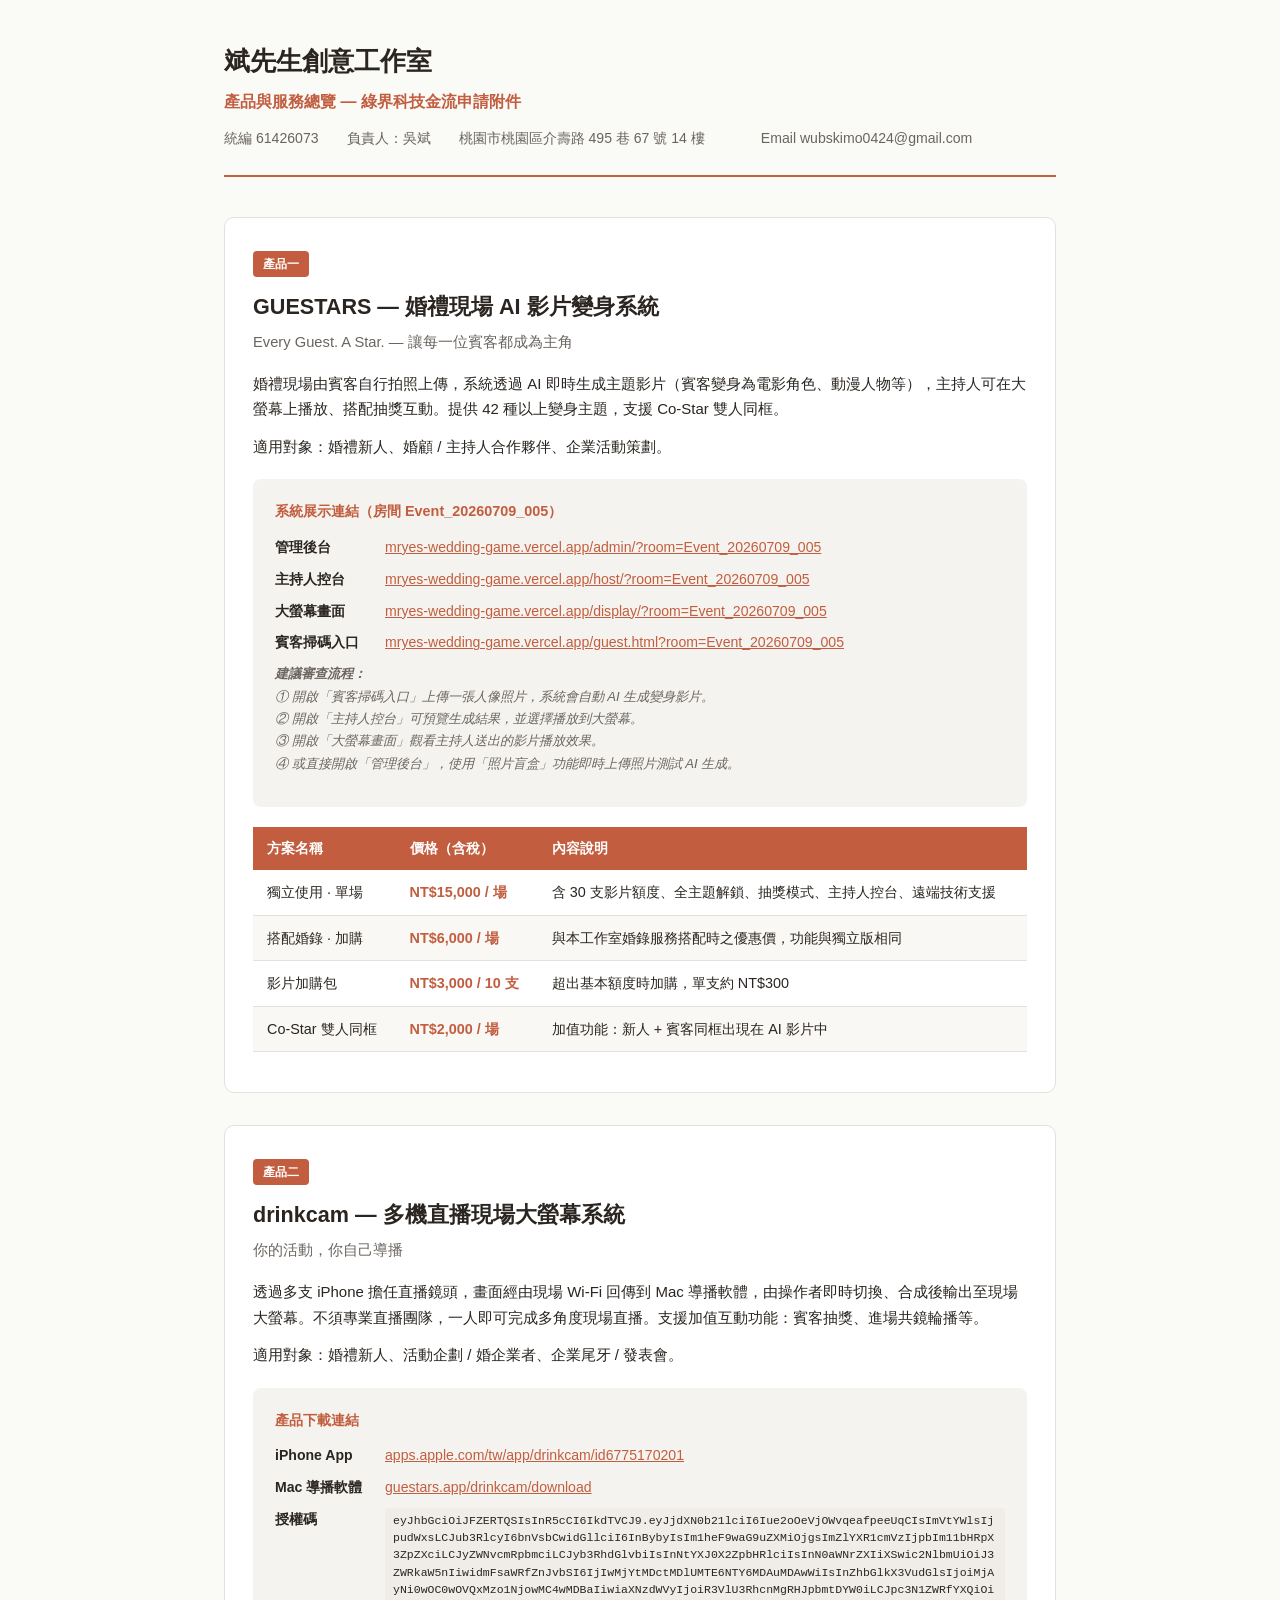
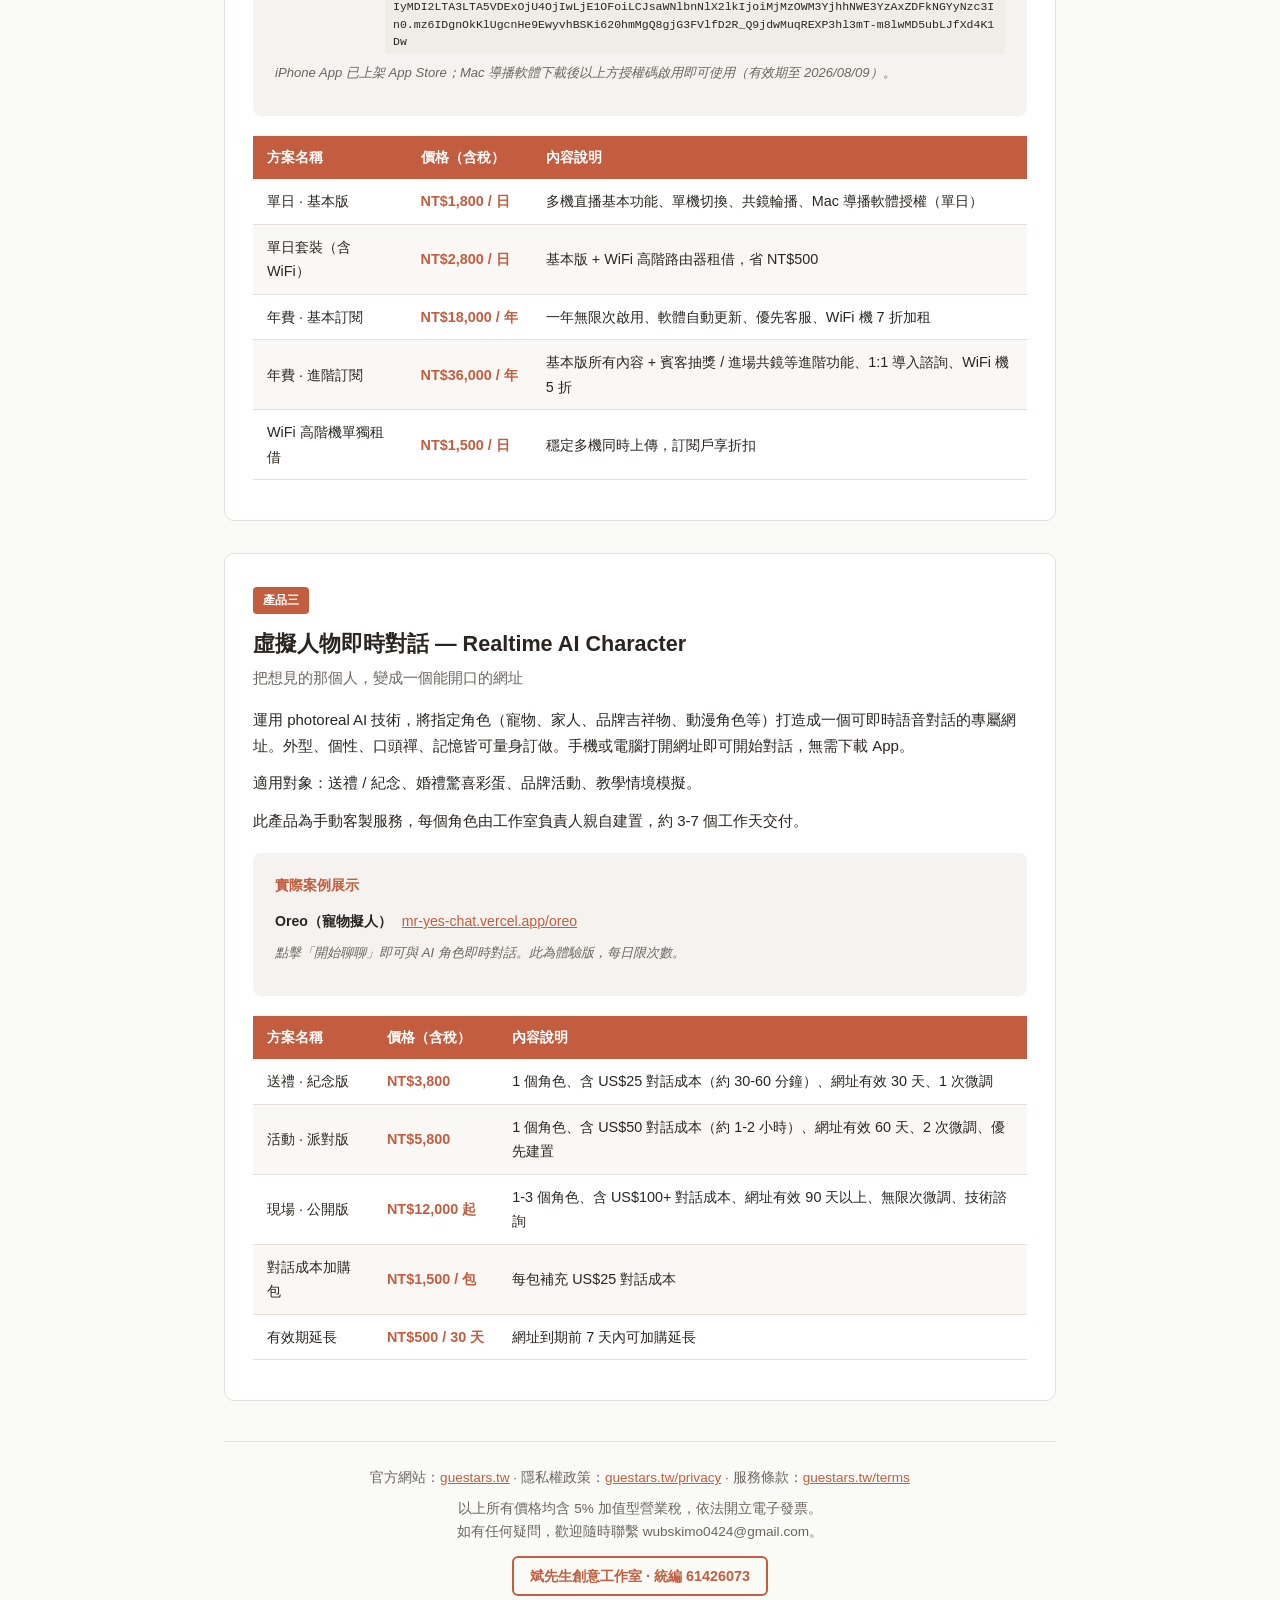
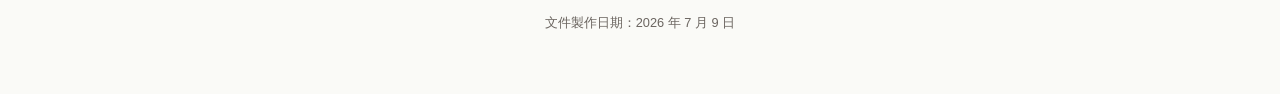
<file: ecpay-review.html>
<!DOCTYPE html>
<html lang="zh-Hant">
<head>
  <meta charset="UTF-8">
  <meta name="viewport" content="width=device-width, initial-scale=1.0">
  <title>斌先生創意工作室 — 產品與服務總覽（綠界審查用）</title>
  <style>
    :root {
      --bg: #FAFAF7;
      --surface: #FFFFFF;
      --text: #2A2520;
      --text2: #6B6560;
      --accent: #C25E3F;
      --border: #E5E0DA;
      --radius: 10px;
    }
    * { margin: 0; padding: 0; box-sizing: border-box; }
    body {
      font-family: "Noto Sans TC", "PingFang TC", "Microsoft JhengHei", sans-serif;
      background: var(--bg);
      color: var(--text);
      line-height: 1.7;
      font-size: 15px;
    }
    .page {
      max-width: 880px;
      margin: 0 auto;
      padding: 40px 24px 60px;
    }

    /* Header */
    .doc-header {
      border-bottom: 2px solid var(--accent);
      padding-bottom: 24px;
      margin-bottom: 40px;
    }
    .doc-header h1 {
      font-size: 1.6rem;
      font-weight: 700;
      margin-bottom: 4px;
    }
    .doc-header .subtitle {
      color: var(--accent);
      font-size: 1rem;
      font-weight: 600;
      margin-bottom: 12px;
    }
    .biz-info {
      display: flex;
      flex-wrap: wrap;
      gap: 8px 28px;
      font-size: 0.88rem;
      color: var(--text2);
    }
    .biz-info span { white-space: nowrap; }

    /* Product sections */
    .product {
      background: var(--surface);
      border: 1px solid var(--border);
      border-radius: var(--radius);
      padding: 32px 28px;
      margin-bottom: 32px;
    }
    .product-num {
      display: inline-block;
      background: var(--accent);
      color: #fff;
      font-size: 0.75rem;
      font-weight: 700;
      padding: 3px 10px;
      border-radius: 4px;
      margin-bottom: 12px;
    }
    .product h2 {
      font-size: 1.35rem;
      margin-bottom: 4px;
    }
    .product .tagline {
      color: var(--text2);
      font-size: 0.92rem;
      margin-bottom: 16px;
    }
    .product p {
      margin-bottom: 12px;
    }

    /* Links list */
    .links-section {
      background: #F5F3EF;
      border-radius: 8px;
      padding: 20px 22px;
      margin: 20px 0;
    }
    .links-section h4 {
      font-size: 0.9rem;
      font-weight: 700;
      margin-bottom: 12px;
      color: var(--accent);
    }
    .link-row {
      display: flex;
      align-items: baseline;
      gap: 10px;
      margin-bottom: 8px;
      font-size: 0.88rem;
    }
    .link-label {
      flex-shrink: 0;
      font-weight: 600;
      min-width: 100px;
    }
    .link-row a {
      color: var(--accent);
      word-break: break-all;
    }
    .link-note {
      font-size: 0.82rem;
      color: var(--text2);
      margin-top: 8px;
      font-style: italic;
    }

    /* Price table */
    .price-table {
      width: 100%;
      border-collapse: collapse;
      margin: 20px 0 8px;
      font-size: 0.9rem;
    }
    .price-table th {
      background: var(--accent);
      color: #fff;
      padding: 10px 14px;
      text-align: left;
      font-weight: 600;
      font-size: 0.85rem;
    }
    .price-table td {
      padding: 10px 14px;
      border-bottom: 1px solid var(--border);
    }
    .price-table tr:nth-child(even) td {
      background: #FAF8F5;
    }
    .price-table .price {
      font-weight: 700;
      color: var(--accent);
      white-space: nowrap;
    }
    .price-table .note {
      font-size: 0.8rem;
      color: var(--text2);
    }

    /* Footer */
    .doc-footer {
      border-top: 1px solid var(--border);
      padding-top: 24px;
      margin-top: 40px;
      font-size: 0.85rem;
      color: var(--text2);
      text-align: center;
    }
    .doc-footer a { color: var(--accent); }
    .stamp {
      display: inline-block;
      margin-top: 12px;
      padding: 6px 16px;
      border: 2px solid var(--accent);
      border-radius: 6px;
      color: var(--accent);
      font-weight: 700;
      font-size: 0.9rem;
    }

    /* Responsive */
    @media (max-width: 600px) {
      .page { padding: 24px 16px 40px; }
      .product { padding: 24px 18px; }
      .link-row { flex-direction: column; gap: 2px; }
      .link-label { min-width: auto; }
      .price-table { font-size: 0.82rem; }
      .price-table th, .price-table td { padding: 8px 10px; }
    }
  </style>
</head>
<body>

<div class="page">

  <!-- Header -->
  <header class="doc-header">
    <h1>斌先生創意工作室</h1>
    <p class="subtitle">產品與服務總覽 — 綠界科技金流申請附件</p>
    <div class="biz-info">
      <span>統編 61426073</span>
      <span>負責人：吳斌</span>
      <span>桃園市桃園區介壽路 495 巷 67 號 14 樓</span>
      <span></span>
      <span>Email wubskimo0424@gmail.com</span>
    </div>
  </header>

  <!-- ======================== -->
  <!-- Product 1: GUESTARS -->
  <!-- ======================== -->
  <section class="product">
    <span class="product-num">產品一</span>
    <h2>GUESTARS — 婚禮現場 AI 影片變身系統</h2>
    <p class="tagline">Every Guest. A Star. — 讓每一位賓客都成為主角</p>

    <p>婚禮現場由賓客自行拍照上傳，系統透過 AI 即時生成主題影片（賓客變身為電影角色、動漫人物等），主持人可在大螢幕上播放、搭配抽獎互動。提供 42 種以上變身主題，支援 Co-Star 雙人同框。</p>
    <p>適用對象：婚禮新人、婚顧 / 主持人合作夥伴、企業活動策劃。</p>

    <div class="links-section">
      <h4>系統展示連結（房間 Event_20260709_005）</h4>
      <div class="link-row">
        <span class="link-label">管理後台</span>
        <a href="https://mryes-wedding-game.vercel.app/admin/?room=Event_20260709_005" target="_blank">mryes-wedding-game.vercel.app/admin/?room=Event_20260709_005</a>
      </div>
      <div class="link-row">
        <span class="link-label">主持人控台</span>
        <a href="https://mryes-wedding-game.vercel.app/host/?room=Event_20260709_005" target="_blank">mryes-wedding-game.vercel.app/host/?room=Event_20260709_005</a>
      </div>
      <div class="link-row">
        <span class="link-label">大螢幕畫面</span>
        <a href="https://mryes-wedding-game.vercel.app/display/?room=Event_20260709_005" target="_blank">mryes-wedding-game.vercel.app/display/?room=Event_20260709_005</a>
      </div>
      <div class="link-row">
        <span class="link-label">賓客掃碼入口</span>
        <a href="https://mryes-wedding-game.vercel.app/guest.html?room=Event_20260709_005" target="_blank">mryes-wedding-game.vercel.app/guest.html?room=Event_20260709_005</a>
      </div>
      <p class="link-note">
        <strong>建議審查流程：</strong><br>
        ① 開啟「賓客掃碼入口」上傳一張人像照片，系統會自動 AI 生成變身影片。<br>
        ② 開啟「主持人控台」可預覽生成結果，並選擇播放到大螢幕。<br>
        ③ 開啟「大螢幕畫面」觀看主持人送出的影片播放效果。<br>
        ④ 或直接開啟「管理後台」，使用「照片盲盒」功能即時上傳照片測試 AI 生成。
      </p>
    </div>

    <table class="price-table">
      <thead>
        <tr>
          <th>方案名稱</th>
          <th>價格（含稅）</th>
          <th>內容說明</th>
        </tr>
      </thead>
      <tbody>
        <tr>
          <td>獨立使用 · 單場</td>
          <td class="price">NT$15,000 / 場</td>
          <td>含 30 支影片額度、全主題解鎖、抽獎模式、主持人控台、遠端技術支援</td>
        </tr>
        <tr>
          <td>搭配婚錄 · 加購</td>
          <td class="price">NT$6,000 / 場</td>
          <td>與本工作室婚錄服務搭配時之優惠價，功能與獨立版相同</td>
        </tr>
        <tr>
          <td>影片加購包</td>
          <td class="price">NT$3,000 / 10 支</td>
          <td>超出基本額度時加購，單支約 NT$300</td>
        </tr>
        <tr>
          <td>Co-Star 雙人同框</td>
          <td class="price">NT$2,000 / 場</td>
          <td>加值功能：新人 + 賓客同框出現在 AI 影片中</td>
        </tr>
      </tbody>
    </table>
  </section>

  <!-- ======================== -->
  <!-- Product 2: drinkcam -->
  <!-- ======================== -->
  <section class="product">
    <span class="product-num">產品二</span>
    <h2>drinkcam — 多機直播現場大螢幕系統</h2>
    <p class="tagline">你的活動，你自己導播</p>

    <p>透過多支 iPhone 擔任直播鏡頭，畫面經由現場 Wi-Fi 回傳到 Mac 導播軟體，由操作者即時切換、合成後輸出至現場大螢幕。不須專業直播團隊，一人即可完成多角度現場直播。支援加值互動功能：賓客抽獎、進場共鏡輪播等。</p>
    <p>適用對象：婚禮新人、活動企劃 / 婚企業者、企業尾牙 / 發表會。</p>

    <div class="links-section">
      <h4>產品下載連結</h4>
      <div class="link-row">
        <span class="link-label">iPhone App</span>
        <a href="https://apps.apple.com/tw/app/drinkcam/id6775170201" target="_blank">apps.apple.com/tw/app/drinkcam/id6775170201</a>
      </div>
      <div class="link-row">
        <span class="link-label">Mac 導播軟體</span>
        <a href="https://guestars.app/drinkcam/download" target="_blank">guestars.app/drinkcam/download</a>
      </div>
      <div class="link-row">
        <span class="link-label">授權碼</span>
        <code style="font-size:0.72rem; word-break:break-all; background:#F0EDE8; padding:4px 8px; border-radius:4px; display:inline-block; max-width:100%; line-height:1.5;">eyJhbGciOiJFZERTQSIsInR5cCI6IkdTVCJ9.[base64].mz6IDgnOkKlUgcnHe9EwyvhBSKi620hmMgQ8gjG3FVlfD2R_Q9jdwMuqREXP3hl3mT-m8lwMD5ubLJfXd4K1Dw</code>
      </div>
      <p class="link-note">iPhone App 已上架 App Store；Mac 導播軟體下載後以上方授權碼啟用即可使用（有效期至 2026/08/09）。</p>
    </div>

    <table class="price-table">
      <thead>
        <tr>
          <th>方案名稱</th>
          <th>價格（含稅）</th>
          <th>內容說明</th>
        </tr>
      </thead>
      <tbody>
        <tr>
          <td>單日 · 基本版</td>
          <td class="price">NT$1,800 / 日</td>
          <td>多機直播基本功能、單機切換、共鏡輪播、Mac 導播軟體授權（單日）</td>
        </tr>
        <tr>
          <td>單日套裝（含 WiFi）</td>
          <td class="price">NT$2,800 / 日</td>
          <td>基本版 + WiFi 高階路由器租借，省 NT$500</td>
        </tr>
        <tr>
          <td>年費 · 基本訂閱</td>
          <td class="price">NT$18,000 / 年</td>
          <td>一年無限次啟用、軟體自動更新、優先客服、WiFi 機 7 折加租</td>
        </tr>
        <tr>
          <td>年費 · 進階訂閱</td>
          <td class="price">NT$36,000 / 年</td>
          <td>基本版所有內容 + 賓客抽獎 / 進場共鏡等進階功能、1:1 導入諮詢、WiFi 機 5 折</td>
        </tr>
        <tr>
          <td>WiFi 高階機單獨租借</td>
          <td class="price">NT$1,500 / 日</td>
          <td>穩定多機同時上傳，訂閱戶享折扣</td>
        </tr>
      </tbody>
    </table>
  </section>

  <!-- ======================== -->
  <!-- Product 3: 虛擬人物 -->
  <!-- ======================== -->
  <section class="product">
    <span class="product-num">產品三</span>
    <h2>虛擬人物即時對話 — Realtime AI Character</h2>
    <p class="tagline">把想見的那個人，變成一個能開口的網址</p>

    <p>運用 photoreal AI 技術，將指定角色（寵物、家人、品牌吉祥物、動漫角色等）打造成一個可即時語音對話的專屬網址。外型、個性、口頭禪、記憶皆可量身訂做。手機或電腦打開網址即可開始對話，無需下載 App。</p>
    <p>適用對象：送禮 / 紀念、婚禮驚喜彩蛋、品牌活動、教學情境模擬。</p>
    <p>此產品為手動客製服務，每個角色由工作室負責人親自建置，約 3-7 個工作天交付。</p>

    <div class="links-section">
      <h4>實際案例展示</h4>
      <div class="link-row">
        <span class="link-label">Oreo（寵物擬人）</span>
        <a href="https://mr-yes-chat.vercel.app/oreo" target="_blank">mr-yes-chat.vercel.app/oreo</a>
      </div>
      <p class="link-note">點擊「開始聊聊」即可與 AI 角色即時對話。此為體驗版，每日限次數。</p>
    </div>

    <table class="price-table">
      <thead>
        <tr>
          <th>方案名稱</th>
          <th>價格（含稅）</th>
          <th>內容說明</th>
        </tr>
      </thead>
      <tbody>
        <tr>
          <td>送禮 · 紀念版</td>
          <td class="price">NT$3,800</td>
          <td>1 個角色、含 US$25 對話成本（約 30-60 分鐘）、網址有效 30 天、1 次微調</td>
        </tr>
        <tr>
          <td>活動 · 派對版</td>
          <td class="price">NT$5,800</td>
          <td>1 個角色、含 US$50 對話成本（約 1-2 小時）、網址有效 60 天、2 次微調、優先建置</td>
        </tr>
        <tr>
          <td>現場 · 公開版</td>
          <td class="price">NT$12,000 起</td>
          <td>1-3 個角色、含 US$100+ 對話成本、網址有效 90 天以上、無限次微調、技術諮詢</td>
        </tr>
        <tr>
          <td>對話成本加購包</td>
          <td class="price">NT$1,500 / 包</td>
          <td>每包補充 US$25 對話成本</td>
        </tr>
        <tr>
          <td>有效期延長</td>
          <td class="price">NT$500 / 30 天</td>
          <td>網址到期前 7 天內可加購延長</td>
        </tr>
      </tbody>
    </table>
  </section>

  <!-- Footer -->
  <footer class="doc-footer">
    <p>
      官方網站：<a href="https://guestars.tw" target="_blank">guestars.tw</a> ·
      隱私權政策：<a href="https://guestars.tw/privacy" target="_blank">guestars.tw/privacy</a> ·
      服務條款：<a href="https://guestars.tw/terms" target="_blank">guestars.tw/terms</a>
    </p>
    <p style="margin-top:8px;">
      以上所有價格均含 5% 加值型營業稅，依法開立電子發票。<br>
      如有任何疑問，歡迎隨時聯繫 wubskimo0424@gmail.com。
    </p>
    <div class="stamp">斌先生創意工作室 · 統編 61426073</div>
    <p style="margin-top:16px; font-size:0.8rem;">文件製作日期：2026 年 7 月 9 日</p>
  </footer>

</div>

</body>
</html>
</file>
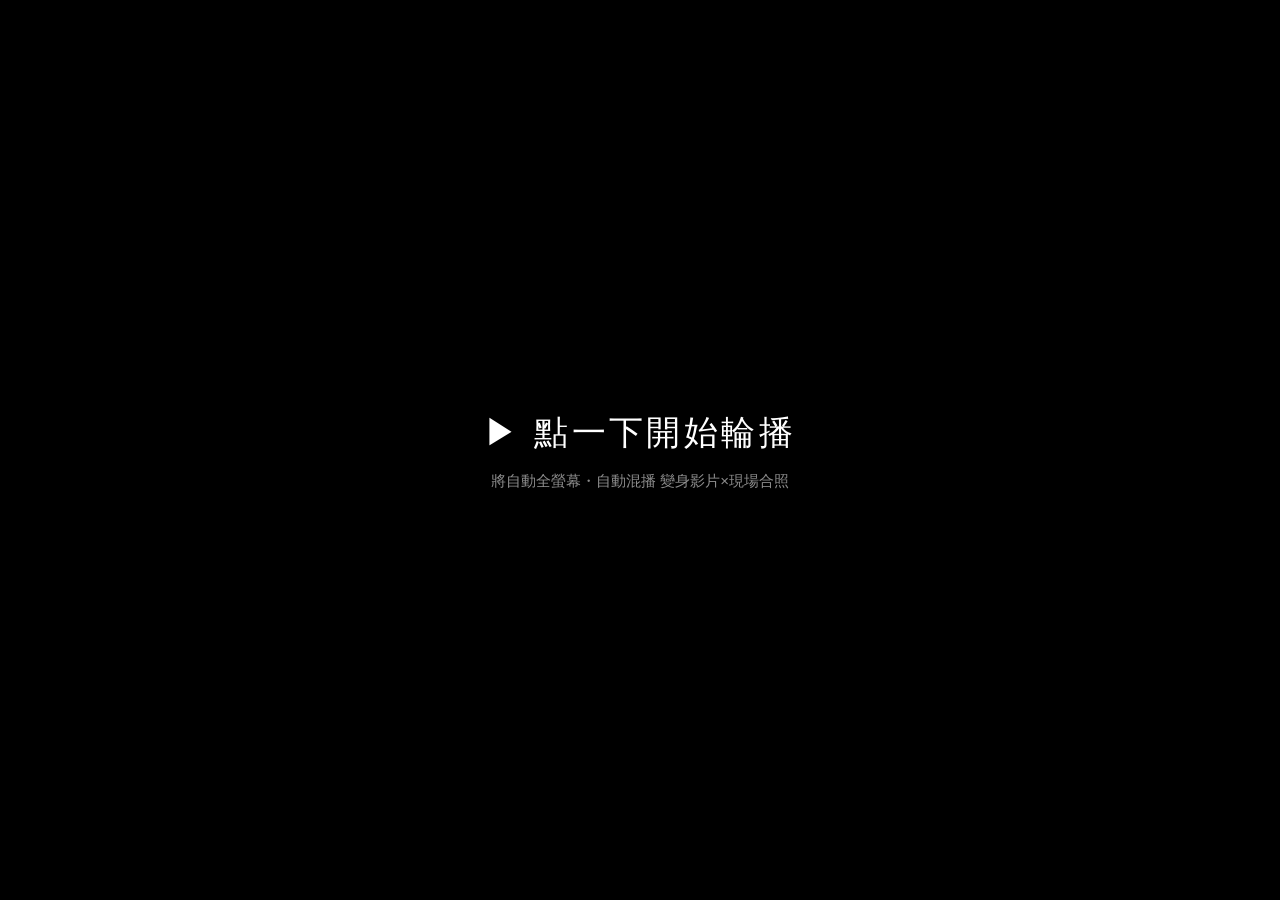
<file: expo-wall.html>
<!DOCTYPE html>
<html lang="zh-Hant">
<head>
<meta charset="UTF-8">
<meta name="viewport" content="width=device-width, initial-scale=1.0">
<title>展場合併輪播牆</title>
<meta name="robots" content="noindex">
<style>
  * { margin:0; padding:0; box-sizing:border-box; }
  html,body { width:100%; height:100%; background:#000; overflow:hidden; }
  #stage { position:fixed; inset:0; display:flex; align-items:center; justify-content:center; }
  #stage img, #stage video { max-width:100%; max-height:100%; object-fit:contain; }
  #tag {
    position:fixed; right:28px; bottom:24px;
    font-family:"Noto Sans TC",-apple-system,sans-serif;
    font-size:20px; color:rgba(255,255,255,.9);
    background:rgba(0,0,0,.45); padding:8px 18px; border-radius:999px;
    letter-spacing:.05em; backdrop-filter:blur(6px);
  }
  #start {
    position:fixed; inset:0; display:flex; align-items:center; justify-content:center;
    flex-direction:column; gap:16px; color:#fff; cursor:pointer;
    font-family:"Noto Sans TC",sans-serif; background:#000; z-index:10;
  }
  #start .big { font-size:34px; letter-spacing:.1em; }
  #start .small { font-size:15px; opacity:.55; }
  .hidden { display:none !important; }
</style>
</head>
<body>
  <div id="stage"></div>
  <div id="tag" class="hidden"></div>
  <div id="start"><div class="big">▶ 點一下開始輪播</div><div class="small">將自動全螢幕・自動混播 變身影片×現場合照</div></div>

<script>
(function () {
  var qs = new URLSearchParams(location.search);
  var ROOM  = qs.get('room') || 'Event_20260830_007';
  var SLUG  = qs.get('e')    || 'iiEyObcI';
  var PHOTO_SECONDS = parseInt(qs.get('photo') || '5', 10);
  var MUTED = qs.get('muted') === '1';

  var FB   = 'https://mryes-wedding-game-default-rtdb.asia-southeast1.firebasedatabase.app';
  var API  = 'https://mr-yes-phone.vercel.app/api/event-data?e=' + SLUG;

  var stage = document.getElementById('stage');
  var tag   = document.getElementById('tag');

  var queue = [];          // 待播 {type:'video'|'photo', url, label}
  var seen  = new Set();   // 已入列過的 url
  var pools = { video:[], photo:[] };  // 全量清單（重建整輪用）

  function addItem(item, front) {
    if (seen.has(item.url)) return false;
    seen.add(item.url);
    pools[item.type].push(item);
    if (front) queue.unshift(item); // 新素材插隊，盡快上牆
    return true;
  }

  async function fetchAll(isFirst) {
    // 1) 變身系統影片（示範 + 現場生成，含 drinkcam 介紹）
    try {
      var players = await fetch(FB + '/Events/' + ROOM + '/Players.json').then(function(r){return r.json();}) || {};
      Object.keys(players).sort().forEach(function (id) {
        var p = players[id];
        if (p && p.video_url && !p.video_failed) {
          addItem({ type:'video', url:p.video_url, label:'✨ AI 變身' + (id==='demo_07' ? '｜drinkcam 介紹' : '') }, !isFirst);
        }
      });
    } catch (e) {}

    // 2) 電話系統：只取現場合照（留言影片與輪播相簿皆不播）
    try {
      var d = await fetch(API).then(function(r){return r.json();});
      (d.snapshots  || []).forEach(function (s) {
        var u = s.aiUrl || s.url;
        if (u) addItem({ type:'photo', url:u, label:'📸 現場合照' }, !isFirst);
      });
    } catch (e) {}
  }

  // 重建一整輪：影片、照片交錯（影：照 ≈ 1:1，照片不夠就連播影片）
  function rebuildQueue() {
    var v = pools.video.slice(), p = pools.photo.slice(), out = [];
    while (v.length || p.length) {
      if (v.length) out.push(v.shift());
      if (p.length) out.push(p.shift());
    }
    return out;
  }

  function show(item) {
    stage.innerHTML = '';
    tag.textContent = item.label;
    tag.classList.remove('hidden');

    if (item.type === 'photo') {
      var img = new Image();
      img.onload  = function () { stage.appendChild(img); setTimeout(next, PHOTO_SECONDS * 1000); };
      img.onerror = function () { next(); };
      img.src = item.url;
    } else {
      var v = document.createElement('video');
      v.src = item.url;
      v.autoplay = true;
      v.playsInline = true;
      v.muted = MUTED;
      v.onended = next;
      v.onerror = function () { next(); };
      // 保險絲：影片卡住 90 秒就跳下一個
      var fuse = setTimeout(next, 90000);
      v.onended = function () { clearTimeout(fuse); next(); };
      stage.appendChild(v);
      v.play().catch(function () { v.muted = true; v.play().catch(next); });
    }
  }

  var advancing = false;
  function next() {
    if (advancing) return;       // 防止 onended/onerror/保險絲重複觸發
    advancing = true;
    setTimeout(function () { advancing = false; }, 300);

    if (queue.length === 0) queue = rebuildQueue();
    if (queue.length === 0) { setTimeout(next, 3000); return; }
    show(queue.shift());
  }

  function boot(fullscreen) {
    document.getElementById('start').classList.add('hidden');
    if (fullscreen && document.documentElement.requestFullscreen)
      document.documentElement.requestFullscreen().catch(function(){});
    fetchAll(true).then(function () { queue = rebuildQueue(); next(); });
    // 每 30 秒背景撈新素材，新東西插隊優先上牆
    setInterval(function () { fetchAll(false); }, 30000);
  }
  document.getElementById('start').addEventListener('click', function () { boot(true); });
  // ?auto=1：免點擊自動開始（給導播機網頁來源用；瀏覽器政策要求自動播放必須靜音）
  if (qs.get('auto') === '1') { MUTED = true; boot(false); }
})();
</script>
</body>
</html>
</file>
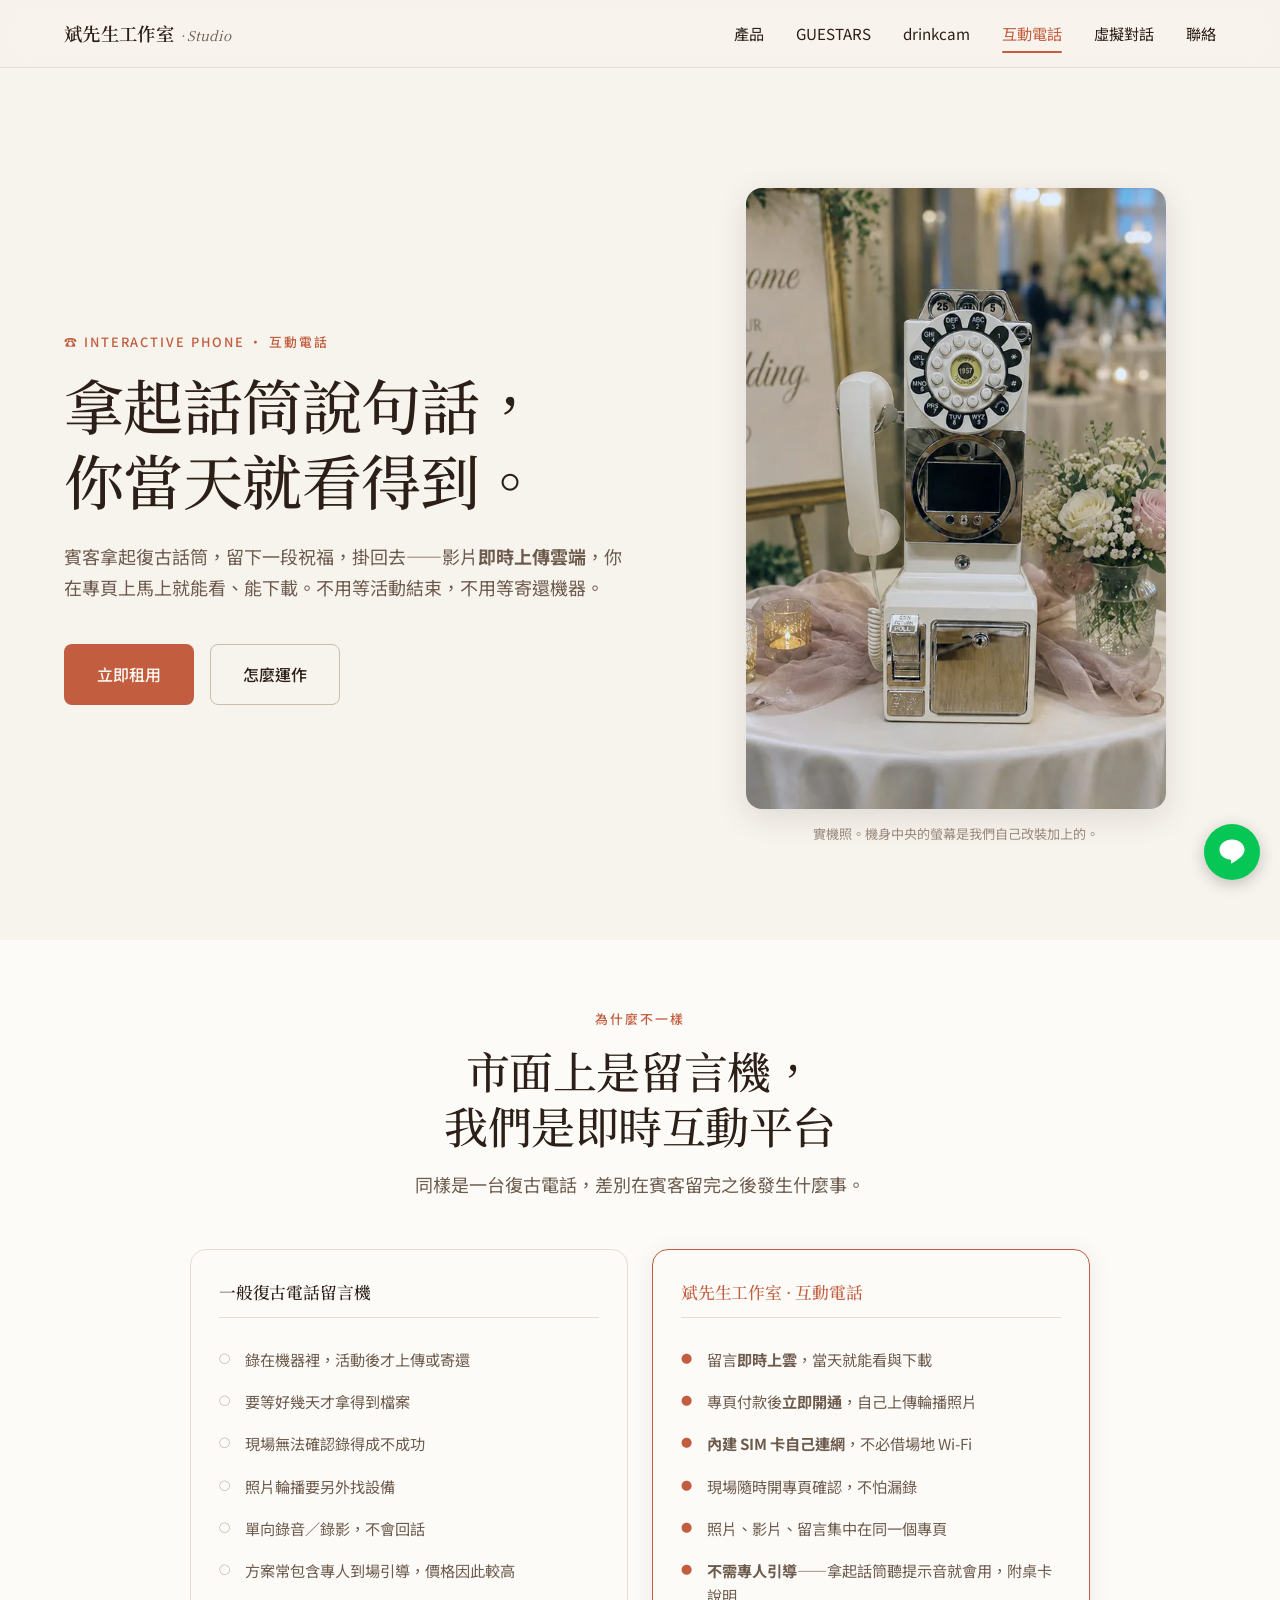
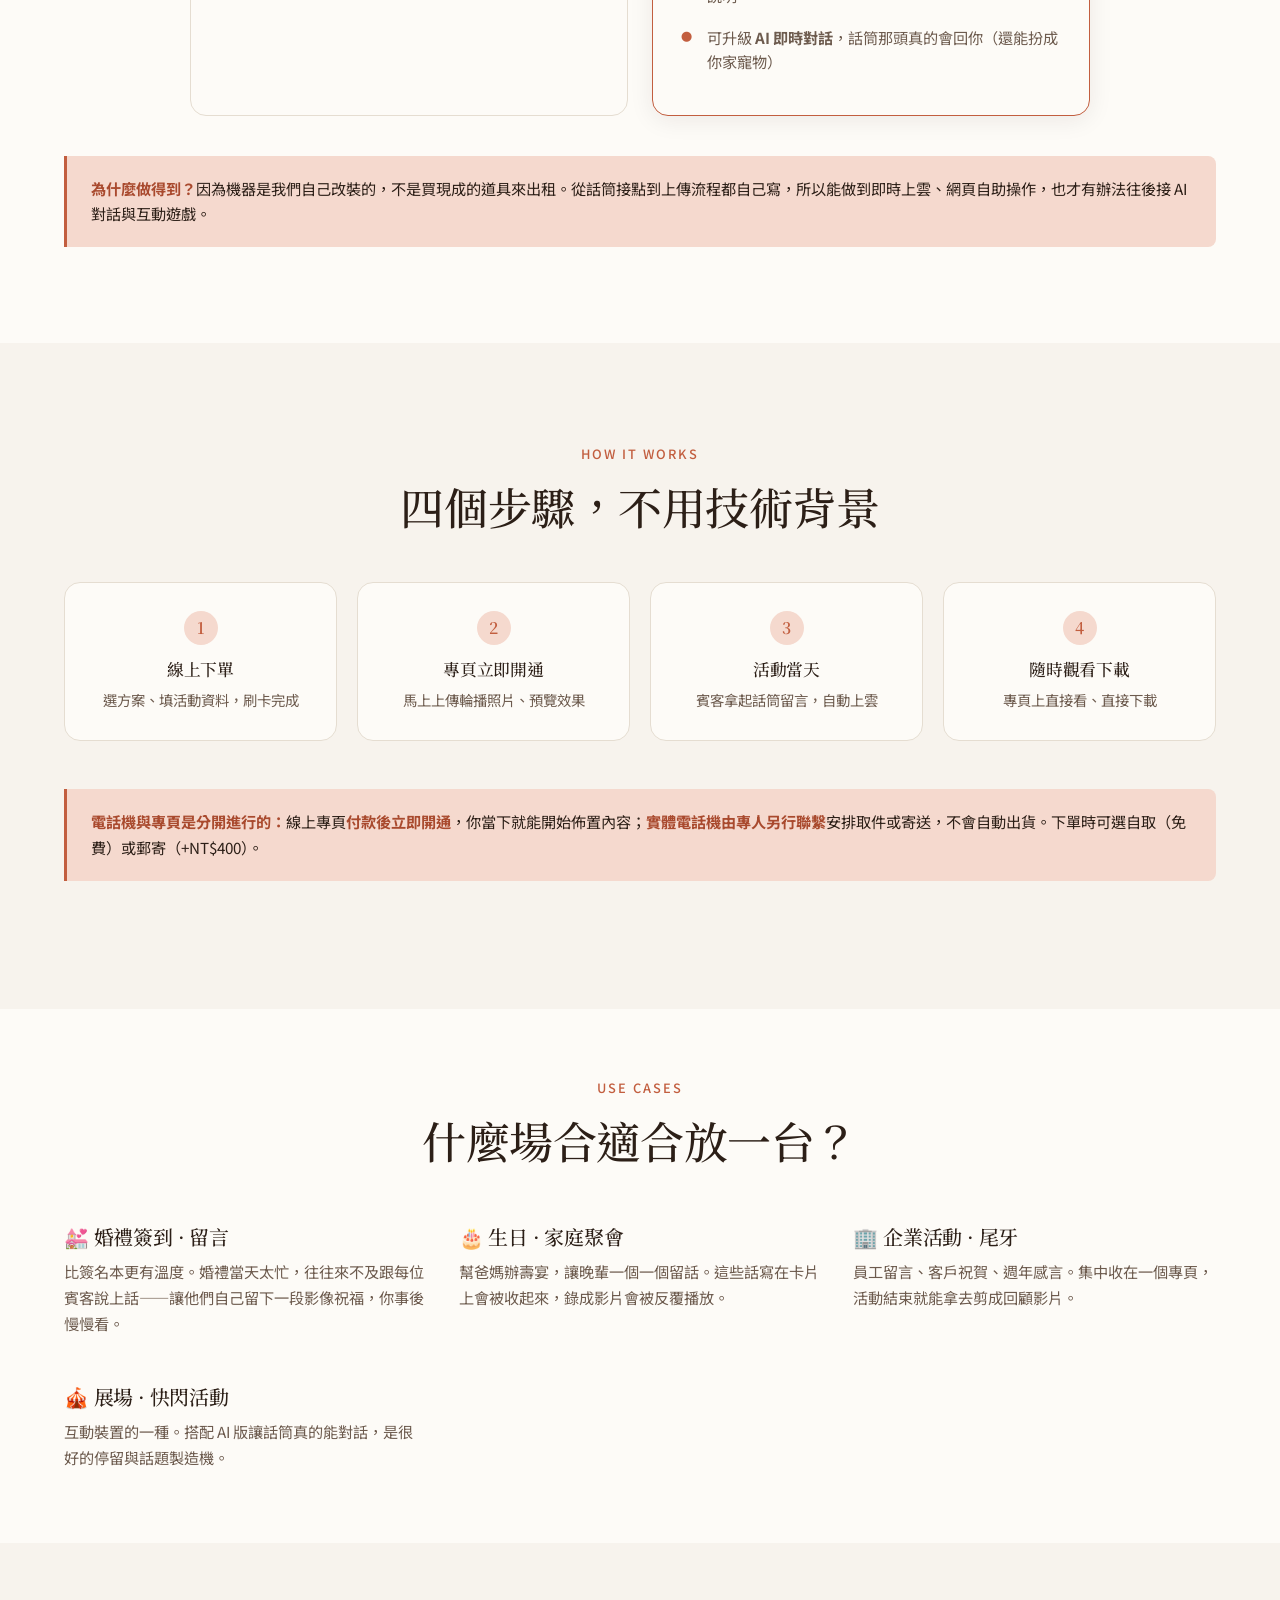
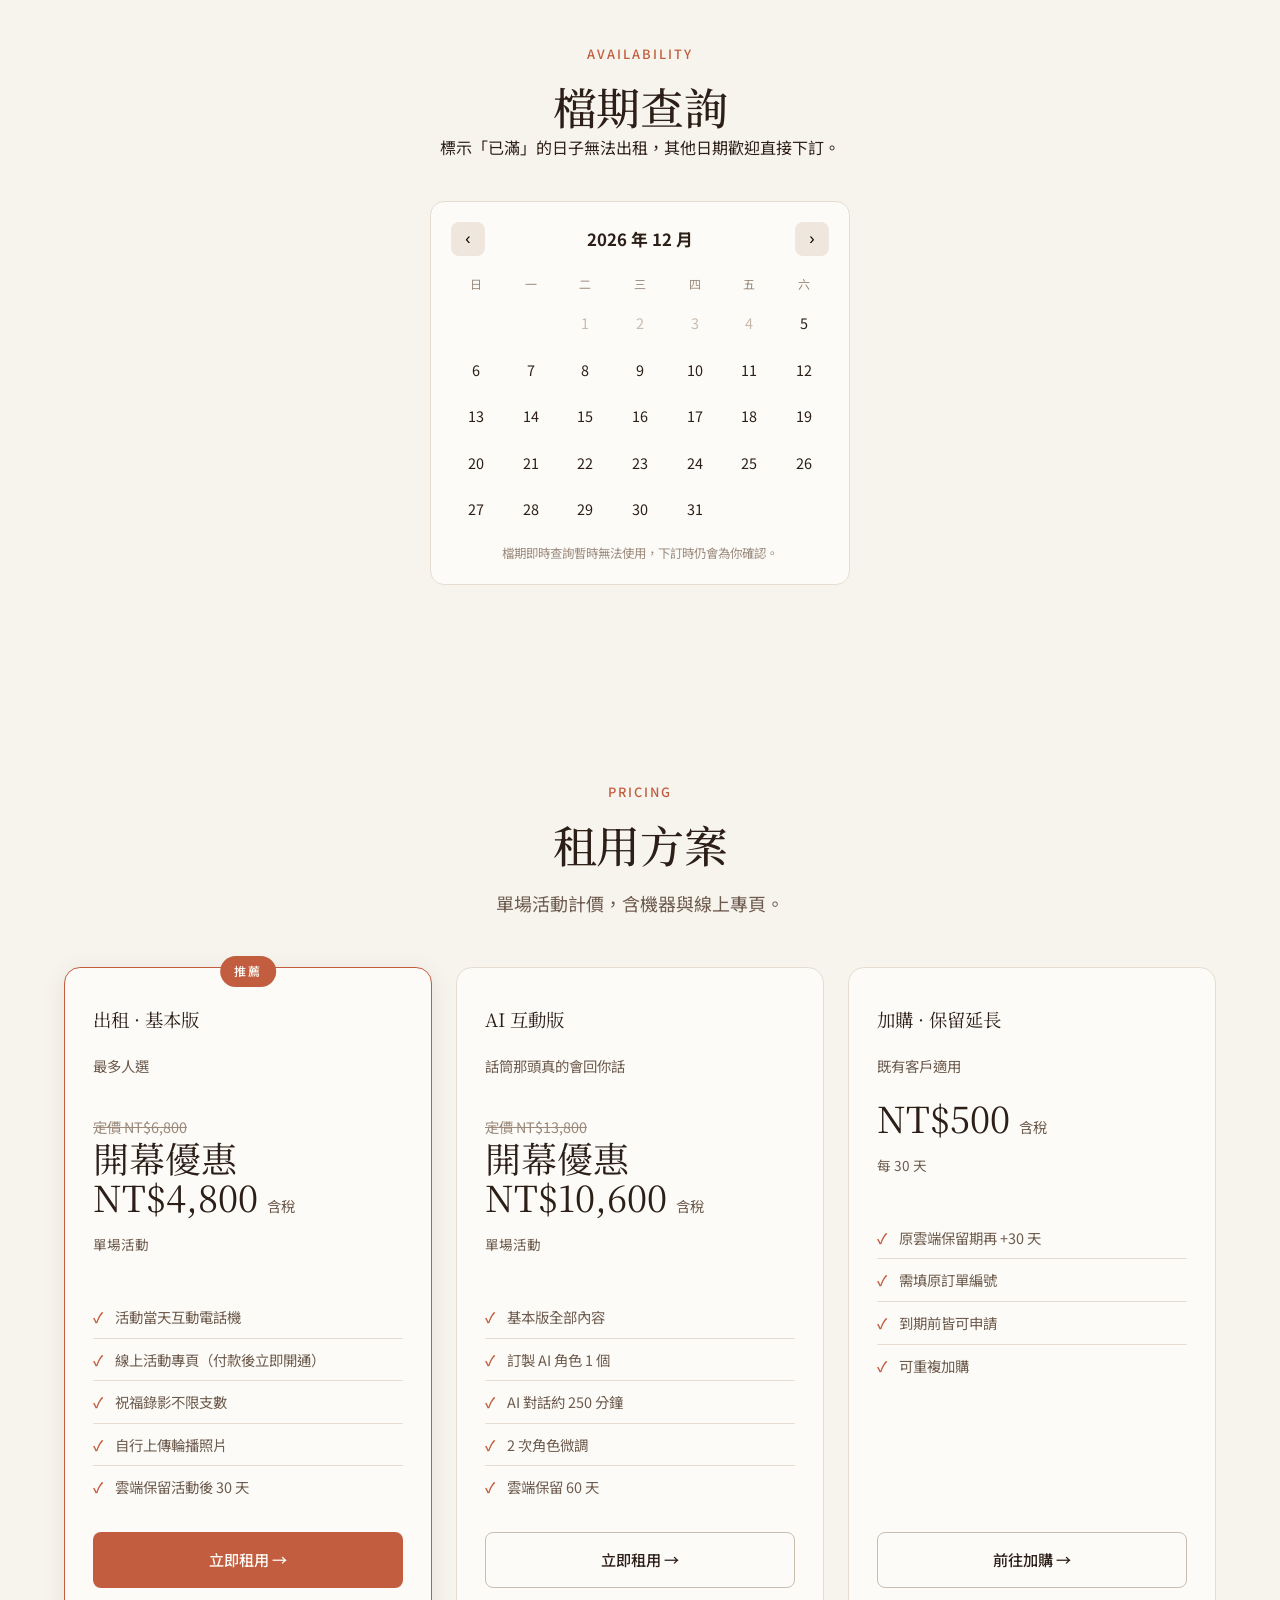
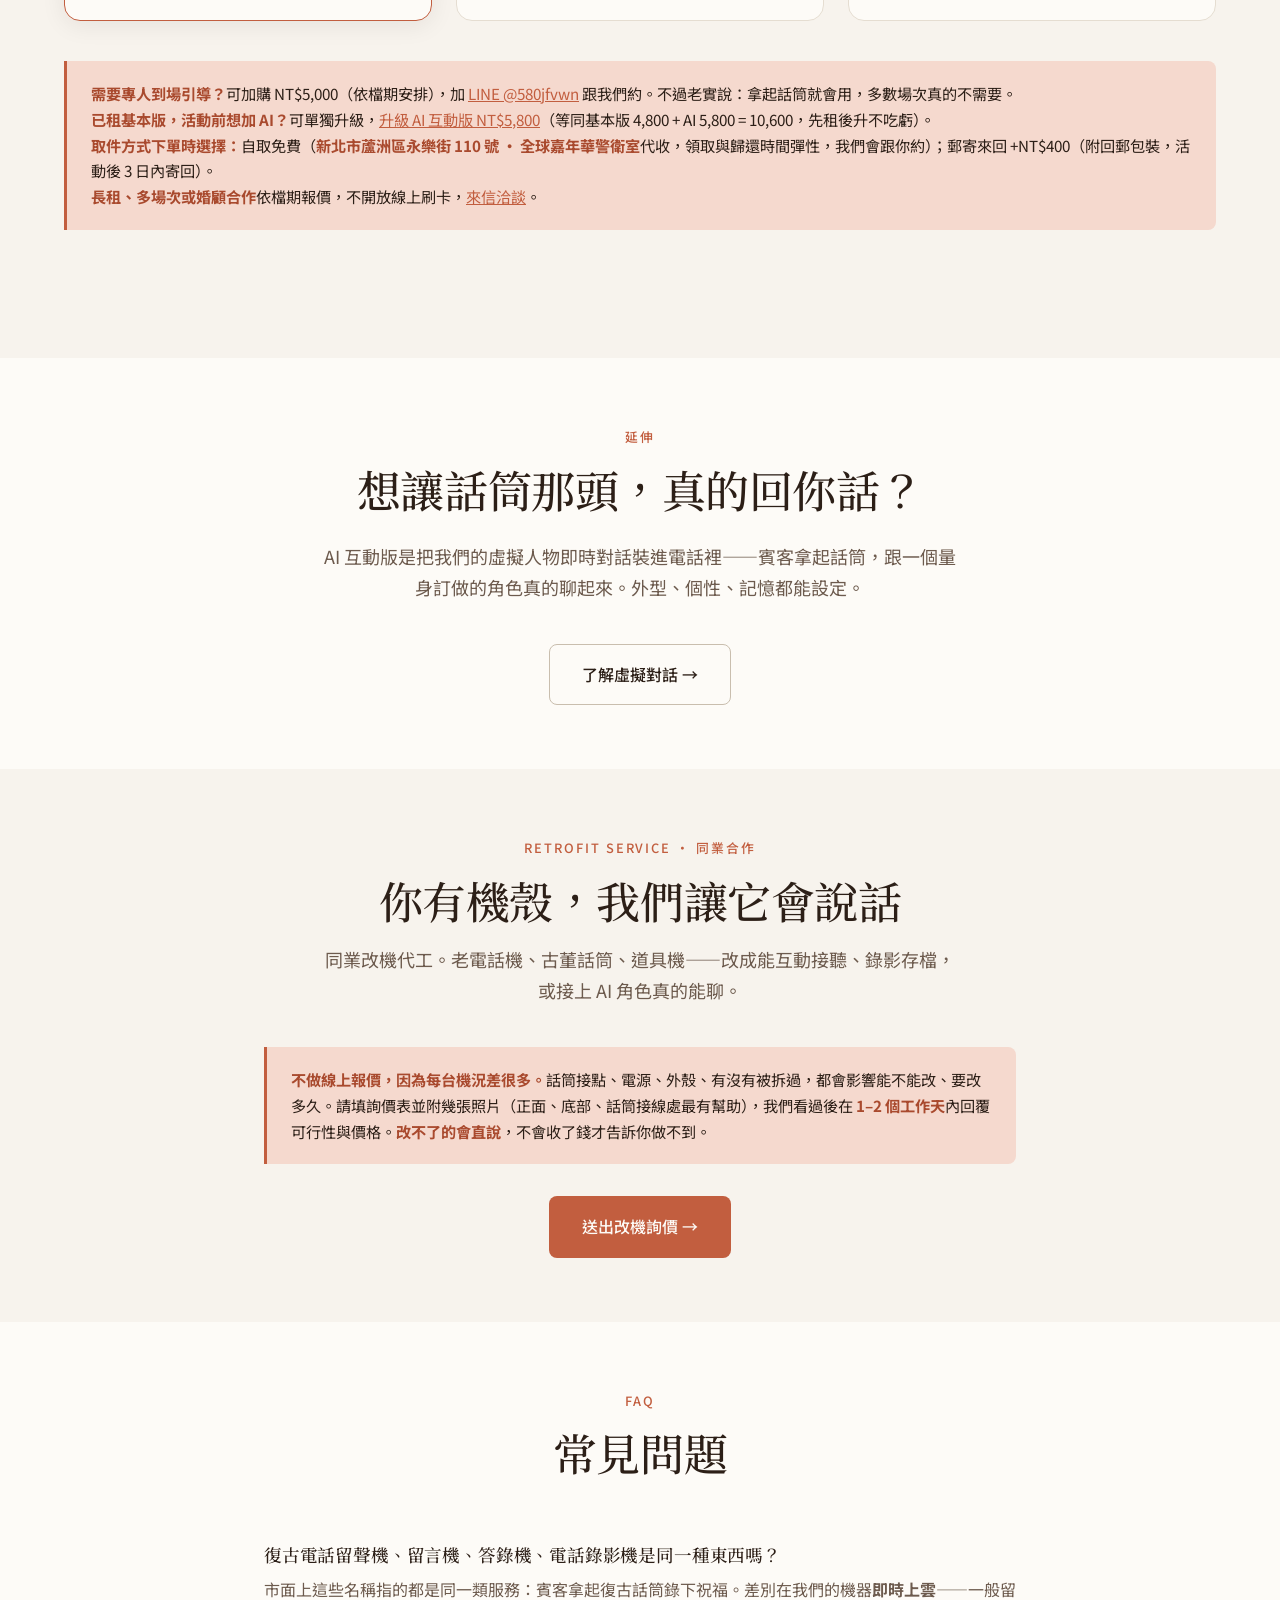
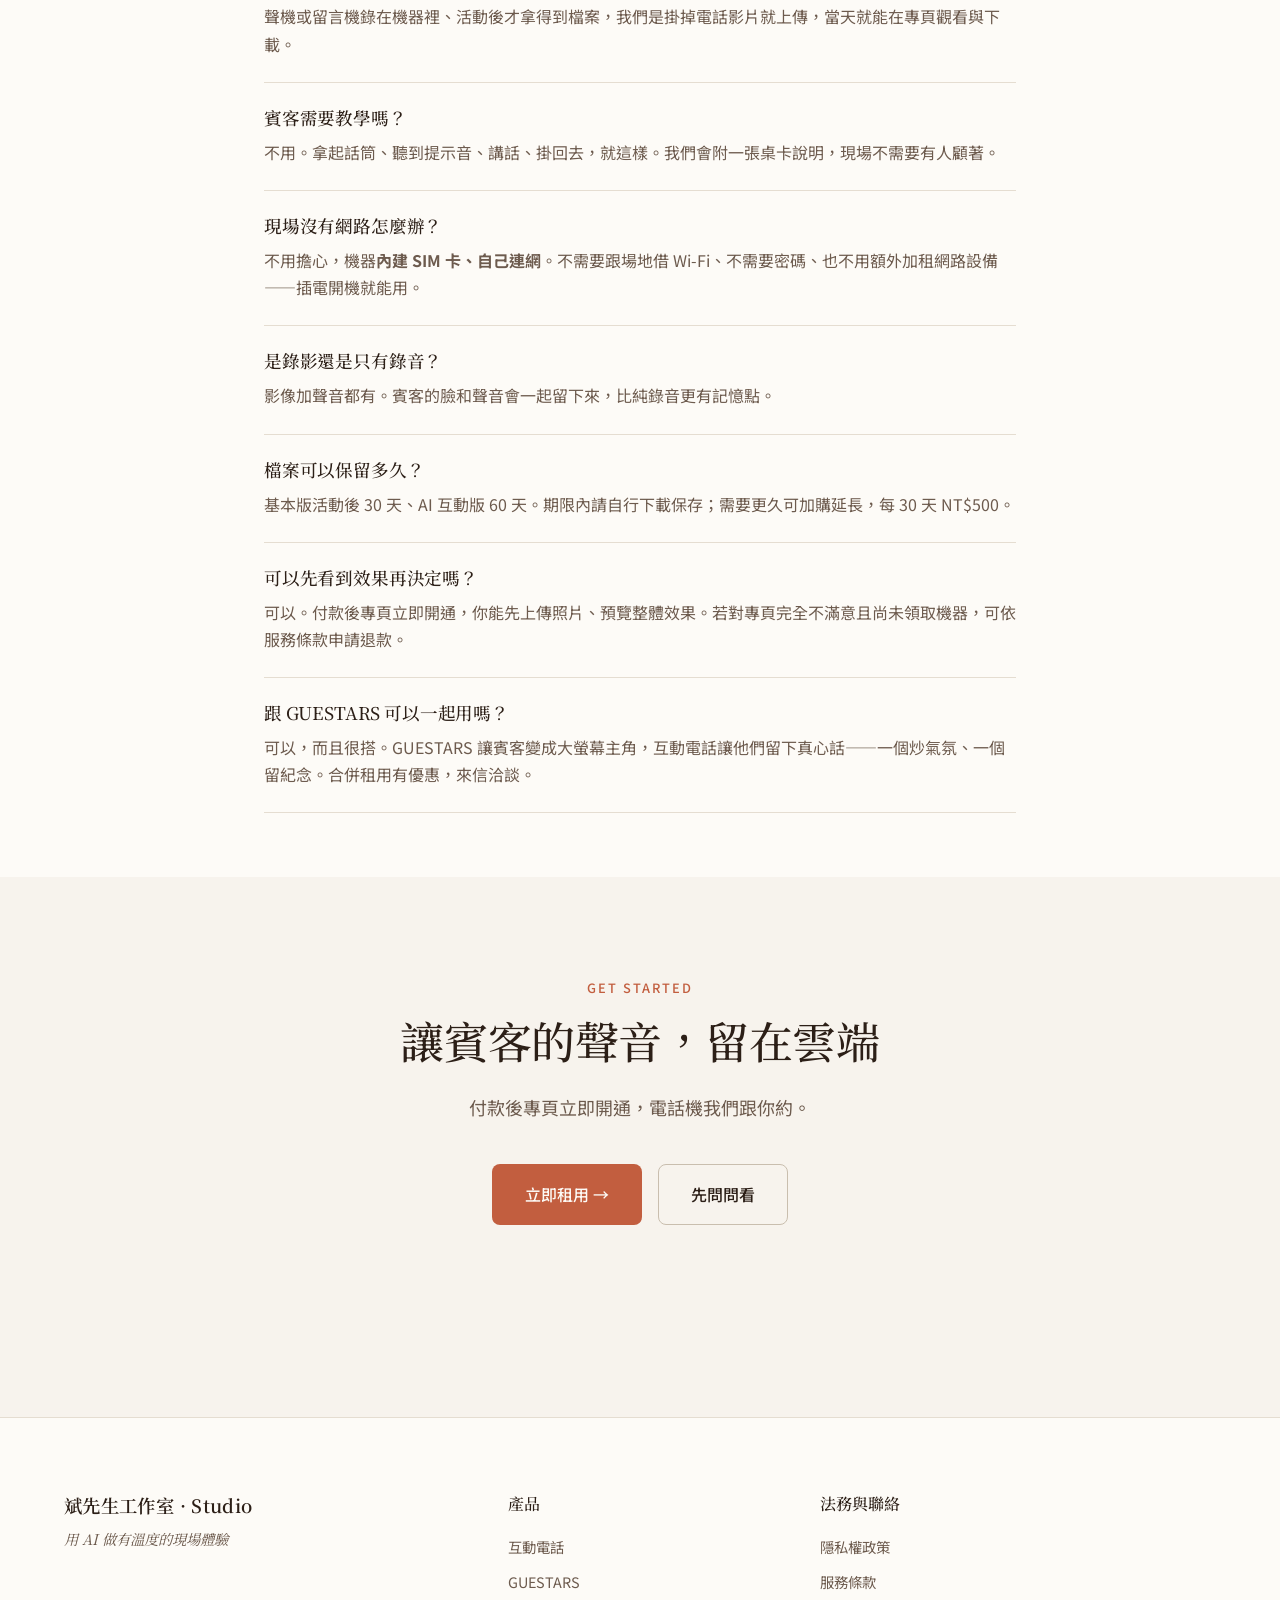
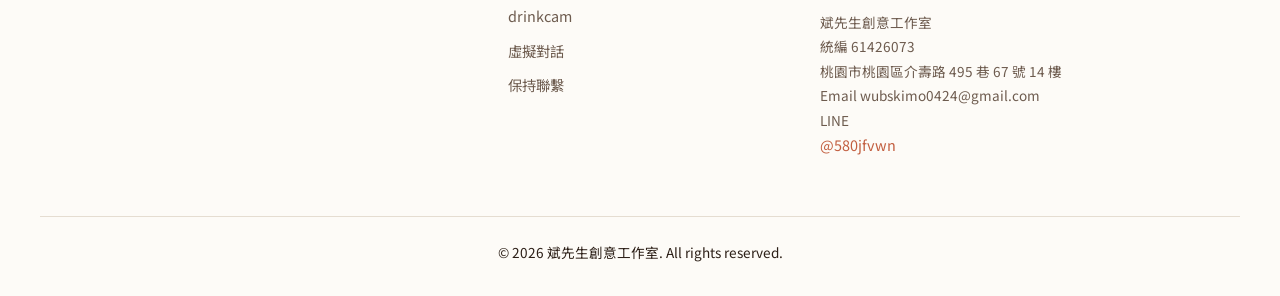
<file: phone.html>
<!DOCTYPE html>
<html lang="zh-Hant">
<head>
  <meta charset="UTF-8">
  <meta name="viewport" content="width=device-width, initial-scale=1.0">
  <link rel="canonical" href="https://guestars.tw/phone">
  <title>復古電話出租｜婚禮留言電話 — 賓客祝福即時上雲，當天就看得到｜斌先生工作室</title>
  <meta name="description" content="復古電話出租、復古電話留聲機、婚禮留言電話(audio guestbook)。賓客拿起話筒留下祝福，影片即時上傳雲端，活動當天就能觀看與下載——不用等寄還機器。NT$4,800 起，可升級 AI 即時對話。">
  <meta property="og:title" content="復古電話出租 · 賓客留言即時上雲">
  <meta property="og:description" content="別人活動後才給檔案，我們當天就看得到。">
  <meta property="og:image" content="https://guestars.tw/images/phone-retro@2x.jpg">
  <meta name="twitter:card" content="summary_large_image">
  <link rel="preconnect" href="https://fonts.googleapis.com">
  <link rel="preconnect" href="https://fonts.gstatic.com" crossorigin>
  <link href="https://fonts.googleapis.com/css2?family=Noto+Serif+TC:wght@500;600;700&family=Noto+Sans+TC:wght@400;500;600&family=Playfair+Display:ital,wght@0,500;0,700;1,500&family=Inter:wght@400;500;600&display=swap" rel="stylesheet">
  <link rel="stylesheet" href="styles.css">
  <style>
    /* Hero 圖文並排 */
    .hero-with-media {
      display: grid;
      grid-template-columns: 1.05fr 0.95fr;
      gap: 56px;
      align-items: center;
    }
    .hero-media {
      margin: 0;
      max-width: 420px;
      justify-self: center;
    }
    .hero-media img {
      width: 100%;
      height: auto;
      display: block;
      border-radius: var(--radius);
      box-shadow: var(--shadow-strong);
    }
    .hero-media figcaption {
      margin-top: 14px;
      font-size: 0.82rem;
      color: var(--text-muted);
      text-align: center;
      line-height: 1.6;
    }
    @media (max-width: 900px) {
      .hero-with-media { grid-template-columns: 1fr; gap: 40px; }
      .hero-media { max-width: 340px; }
    }

    /* 對照表：我們 vs 一般留言機 */
    .compare {
      display: grid;
      grid-template-columns: 1fr 1fr;
      gap: 24px;
      max-width: 900px;
      margin: 48px auto 0;
    }
    .compare-col {
      padding: 32px 28px;
      border-radius: var(--radius);
      border: 1px solid var(--border);
    }
    .compare-col.ours {
      background: var(--surface);
      border-color: var(--accent);
      box-shadow: var(--shadow-med);
    }
    .compare-col h4 {
      font-size: 1.05rem;
      margin-bottom: 20px;
      padding-bottom: 14px;
      border-bottom: 1px solid var(--border);
    }
    .compare-col.ours h4 { color: var(--accent); }
    .compare-col ul { list-style: none; }
    .compare-col li {
      padding: 9px 0 9px 26px;
      position: relative;
      font-size: 0.95rem;
      color: var(--text-secondary);
      line-height: 1.6;
    }
    .compare-col li::before {
      position: absolute;
      left: 0;
      top: 9px;
    }
    .compare-col.ours li::before { content: "●"; color: var(--accent); font-size: 0.7rem; top: 12px; }
    .compare-col.theirs li::before { content: "○"; color: var(--text-muted); font-size: 0.7rem; top: 12px; }

    /* 步驟流程 */
    .flow-steps {
      display: grid;
      grid-template-columns: repeat(4, 1fr);
      gap: 20px;
      margin-top: 48px;
    }
    .flow-item {
      text-align: center;
      padding: 28px 18px;
      background: var(--surface);
      border: 1px solid var(--border);
      border-radius: var(--radius);
    }
    .flow-item .num {
      display: inline-flex;
      align-items: center;
      justify-content: center;
      width: 34px;
      height: 34px;
      border-radius: 50%;
      background: var(--accent-soft);
      color: var(--accent);
      font-family: var(--font-serif);
      font-weight: 600;
      margin-bottom: 14px;
    }
    .flow-item h4 { font-size: 1.05rem; margin-bottom: 8px; }
    .flow-item p { font-size: 0.9rem; color: var(--text-secondary); }

    @media (max-width: 900px) {
      .compare { grid-template-columns: 1fr; }
      .flow-steps { grid-template-columns: repeat(2, 1fr); }
    }
    @media (max-width: 560px) {
      .flow-steps { grid-template-columns: 1fr; }
    }
  </style>

  <script type="application/ld+json">
{
  "@context": "https://schema.org",
  "@graph": [
    {
      "@type": "Product",
      "name": "復古電話出租（婚禮留言電話 / audio guestbook）",
      "alternateName": ["互動電話", "婚禮留言電話", "復古電話留言機", "復古電話留聲機", "電話錄影機", "婚禮答錄機"],
      "description": "婚禮互動電話出租。賓客拿起復古話筒留下祝福影片，內建 SIM 卡即時上傳雲端，活動當天就能在專頁觀看與下載，不需等活動後寄還。可升級 AI 即時對話。",
      "category": "婚禮互動設備租借",
      "brand": {
        "@id": "https://guestars.tw/#org"
      },
      "url": "https://guestars.tw/phone",
      "offers": {
        "@type": "AggregateOffer",
        "priceCurrency": "TWD",
        "lowPrice": "4800",
        "highPrice": "10600",
        "offerCount": 4,
        "offers": [
          {
            "@type": "Offer",
            "name": "出租 · 基本版",
            "price": "4800",
            "priceCurrency": "TWD",
            "availability": "https://schema.org/InStock",
            "url": "https://guestars.app/rental/buy?plan=basic",
            "description": "電話機加線上活動專頁，祝福錄影不限支數，雲端保留 30 天"
          },
          {
            "@type": "Offer",
            "name": "AI 互動版",
            "price": "10600",
            "priceCurrency": "TWD",
            "availability": "https://schema.org/InStock",
            "url": "https://guestars.app/rental/buy?plan=ai",
            "description": "含訂製 AI 角色，AI 對話約 250 分鐘，雲端保留 60 天"
          },
          {
            "@type": "Offer",
            "name": "升級 AI 互動版",
            "price": "5800",
            "priceCurrency": "TWD",
            "availability": "https://schema.org/InStock",
            "url": "https://guestars.app/rental/buy?plan=upgrade",
            "description": "已租基本版者加購"
          },
          {
            "@type": "Offer",
            "name": "雲端保留延長 30 天",
            "price": "500",
            "priceCurrency": "TWD",
            "availability": "https://schema.org/InStock",
            "url": "https://guestars.app/rental/buy?plan=extend"
          }
        ]
      },
      "image": [
        "https://guestars.tw/images/phone-retro@2x.jpg"
      ]
    },
    {
      "@type": "FAQPage",
      "mainEntity": [
        {
          "@type": "Question",
          "name": "復古電話留聲機、留言機、答錄機、電話錄影機是同一種東西嗎？",
          "acceptedAnswer": {
            "@type": "Answer",
            "text": "市面上這些名稱指的都是同一類服務：賓客拿起復古話筒錄下祝福。差別在我們的機器即時上雲——一般留聲機或留言機錄在機器裡、活動後才拿得到檔案，我們是掛掉電話影片就上傳，當天就能在專頁觀看與下載。"
          }
        },
        {
          "@type": "Question",
          "name": "賓客需要教學嗎？",
          "acceptedAnswer": {
            "@type": "Answer",
            "text": "不用。拿起話筒、聽到提示音、講話、掛回去，就這樣。我們會附一張桌卡說明，現場不需要有人顧著。"
          }
        },
        {
          "@type": "Question",
          "name": "現場沒有網路怎麼辦？",
          "acceptedAnswer": {
            "@type": "Answer",
            "text": "不用擔心，機器內建 SIM 卡、自己連網。不需要跟場地借 Wi-Fi、不需要密碼、也不用額外加租網路設備——插電開機就能用。"
          }
        },
        {
          "@type": "Question",
          "name": "是錄影還是只有錄音？",
          "acceptedAnswer": {
            "@type": "Answer",
            "text": "影像加聲音都有。賓客的臉和聲音會一起留下來，比純錄音更有記憶點。"
          }
        },
        {
          "@type": "Question",
          "name": "檔案可以保留多久？",
          "acceptedAnswer": {
            "@type": "Answer",
            "text": "基本版活動後 30 天、AI 互動版 60 天。期限內請自行下載保存；需要更久可加購延長，每 30 天 NT$500。"
          }
        },
        {
          "@type": "Question",
          "name": "可以先看到效果再決定嗎？",
          "acceptedAnswer": {
            "@type": "Answer",
            "text": "可以。付款後專頁立即開通，你能先上傳照片、預覽整體效果。若對專頁完全不滿意且尚未領取機器，可依服務條款申請退款。"
          }
        },
        {
          "@type": "Question",
          "name": "跟 GUESTARS 可以一起用嗎？",
          "acceptedAnswer": {
            "@type": "Answer",
            "text": "可以，而且很搭。GUESTARS 讓賓客變成大螢幕主角，互動電話讓他們留下真心話——一個炒氣氛、一個留紀念。合併租用有優惠，來信洽談。"
          }
        }
      ]
    },
    {
      "@type": "BreadcrumbList",
      "itemListElement": [
        {
          "@type": "ListItem",
          "position": 1,
          "name": "首頁",
          "item": "https://guestars.tw"
        },
        {
          "@type": "ListItem",
          "position": 2,
          "name": "復古電話出租（婚禮留言電話 / audio guestbook）",
      "alternateName": ["互動電話", "婚禮留言電話", "復古電話留言機", "復古電話留聲機", "電話錄影機", "婚禮答錄機"],
          "item": "https://guestars.tw/phone"
        }
      ]
    }
  ]
}
  </script>
</head>
<body>

  <header class="site-header">
    <nav>
      <a href="/" class="brand">
        <span class="brand-name">斌先生工作室</span>
        <span class="brand-sub">· Studio</span>
      </a>
      <div class="nav-links">
        <a href="/#products">產品</a>
        <a href="/guestars">GUESTARS</a>
        <a href="/drinkcam">drinkcam</a>
        <a href="/phone" class="active">互動電話</a>
        <a href="/virtualchar">虛擬對話</a>
        <a href="/#contact">聯絡</a>
      </div>
      <button class="nav-toggle" aria-label="選單" onclick="this.classList.toggle('active');this.previousElementSibling.classList.toggle('open')">
        <span></span><span></span><span></span>
      </button>
    </nav>
  </header>

  <main>

    <!-- Hero -->
    <section class="hero">
      <div class="container">
        <div class="hero-with-media">
          <div>
            <p class="eyebrow">☎️ Interactive Phone · 互動電話</p>
            <h1>拿起話筒說句話，<br>你當天就看得到。</h1>
            <p class="lead">賓客拿起復古話筒，留下一段祝福，掛回去——影片<strong>即時上傳雲端</strong>，你在專頁上馬上就能看、能下載。不用等活動結束，不用等寄還機器。</p>
            <div class="cta-group">
              <a href="https://guestars.app/rental/buy?plan=basic" class="btn btn-primary btn-lg">立即租用</a>
              <a href="#how" class="btn btn-ghost btn-lg">怎麼運作</a>
            </div>
          </div>
          <figure class="hero-media">
            <picture>
              <source
                type="image/webp"
                srcset="/images/phone-retro.webp 560w, /images/phone-retro@2x.webp 701w"
                sizes="(max-width: 900px) 100vw, 420px">
              <img
                src="/images/phone-retro.jpg"
                srcset="/images/phone-retro.jpg 560w, /images/phone-retro@2x.jpg 701w"
                sizes="(max-width: 900px) 100vw, 420px"
                width="560" height="827"
                alt="婚禮現場的互動電話：白色復古轉盤式電話機，機身中央嵌有螢幕，話筒可拿起錄下祝福影片，旁邊是婚禮迎賓牌與花藝布置"
                loading="eager" fetchpriority="high" decoding="async">
            </picture>
            <figcaption>實機照。機身中央的螢幕是我們自己改裝加上的。</figcaption>
          </figure>
        </div>
      </div>
    </section>

    <!-- 差異對照 -->
    <section class="tight" style="background:var(--surface);">
      <div class="container">
        <div class="section-header text-center">
          <p class="eyebrow">為什麼不一樣</p>
          <h2>市面上是留言機，<br>我們是即時互動平台</h2>
          <p class="lead">同樣是一台復古電話，差別在賓客留完之後發生什麼事。</p>
        </div>

        <div class="compare">
          <div class="compare-col theirs">
            <h4>一般復古電話留言機</h4>
            <ul>
              <li>錄在機器裡，活動後才上傳或寄還</li>
              <li>要等好幾天才拿得到檔案</li>
              <li>現場無法確認錄得成不成功</li>
              <li>照片輪播要另外找設備</li>
              <li>單向錄音／錄影，不會回話</li>
              <li>方案常包含專人到場引導，價格因此較高</li>
            </ul>
          </div>
          <div class="compare-col ours">
            <h4>斌先生工作室 · 互動電話</h4>
            <ul>
              <li>留言<strong>即時上雲</strong>，當天就能看與下載</li>
              <li>專頁付款後<strong>立即開通</strong>，自己上傳輪播照片</li>
              <li><strong>內建 SIM 卡自己連網</strong>，不必借場地 Wi-Fi</li>
              <li>現場隨時開專頁確認，不怕漏錄</li>
              <li>照片、影片、留言集中在同一個專頁</li>
              <li><strong>不需專人引導</strong>——拿起話筒聽提示音就會用，附桌卡說明</li>
              <li>可升級 <strong>AI 即時對話</strong>，話筒那頭真的會回你（還能扮成你家寵物）</li>
            </ul>
          </div>
        </div>

        <div class="callout" style="margin-top:40px;">
          <strong>為什麼做得到？</strong>因為機器是我們自己改裝的，不是買現成的道具來出租。從話筒接點到上傳流程都自己寫，所以能做到即時上雲、網頁自助操作，也才有辦法往後接 AI 對話與互動遊戲。
        </div>
      </div>
    </section>

    <!-- 怎麼運作 -->
    <section id="how">
      <div class="container">
        <div class="section-header text-center">
          <p class="eyebrow">How it works</p>
          <h2>四個步驟，不用技術背景</h2>
        </div>

        <div class="flow-steps">
          <div class="flow-item">
            <span class="num">1</span>
            <h4>線上下單</h4>
            <p>選方案、填活動資料，刷卡完成</p>
          </div>
          <div class="flow-item">
            <span class="num">2</span>
            <h4>專頁立即開通</h4>
            <p>馬上上傳輪播照片、預覽效果</p>
          </div>
          <div class="flow-item">
            <span class="num">3</span>
            <h4>活動當天</h4>
            <p>賓客拿起話筒留言，自動上雲</p>
          </div>
          <div class="flow-item">
            <span class="num">4</span>
            <h4>隨時觀看下載</h4>
            <p>專頁上直接看、直接下載</p>
          </div>
        </div>

        <div class="callout" style="margin-top:48px;">
          <strong>電話機與專頁是分開進行的：</strong>線上專頁<strong>付款後立即開通</strong>，你當下就能開始佈置內容；<strong>實體電話機由專人另行聯繫</strong>安排取件或寄送，不會自動出貨。下單時可選自取（免費）或郵寄（+NT$400）。
        </div>
      </div>
    </section>

    <!-- 誰適合 -->
    <section class="tight" style="background:var(--surface);">
      <div class="container">
        <div class="section-header text-center">
          <p class="eyebrow">Use cases</p>
          <h2>什麼場合適合放一台？</h2>
        </div>

        <div class="feature-list">
          <div class="feature">
            <h4>💒 婚禮簽到 · 留言</h4>
            <p>比簽名本更有溫度。婚禮當天太忙，往往來不及跟每位賓客說上話——讓他們自己留下一段影像祝福，你事後慢慢看。</p>
          </div>
          <div class="feature">
            <h4>🎂 生日 · 家庭聚會</h4>
            <p>幫爸媽辦壽宴，讓晚輩一個一個留話。這些話寫在卡片上會被收起來，錄成影片會被反覆播放。</p>
          </div>
          <div class="feature">
            <h4>🏢 企業活動 · 尾牙</h4>
            <p>員工留言、客戶祝賀、週年感言。集中收在一個專頁，活動結束就能拿去剪成回顧影片。</p>
          </div>
          <div class="feature">
            <h4>🎪 展場 · 快閃活動</h4>
            <p>互動裝置的一種。搭配 AI 版讓話筒真的能對話，是很好的停留與話題製造機。</p>
          </div>
        </div>
      </div>
    </section>

    <!-- 檔期查詢 -->
    <section id="availability">
      <div class="container">
        <div class="section-header text-center">
          <p class="eyebrow">Availability</p>
          <h2>檔期查詢</h2>
          <p class="section-lead">標示「已滿」的日子無法出租，其他日期歡迎直接下訂。</p>
        </div>
        <style>
          .cal-wrap { max-width:420px; margin:32px auto 0; background:var(--surface,#fff); border:1px solid var(--border,#E2D5C5); border-radius:14px; padding:20px; }
          .cal-head { display:flex; justify-content:space-between; align-items:center; margin-bottom:14px; }
          .cal-head b { font-size:1.05rem; }
          .cal-head button { border:none; background:#EFE7DD; border-radius:8px; width:34px; height:34px; font-size:16px; cursor:pointer; }
          .cal-grid { display:grid; grid-template-columns:repeat(7,1fr); gap:4px; text-align:center; }
          .cal-grid .dow { font-size:.75rem; color:var(--text-muted,#8B7A6C); padding:4px 0; }
          .cal-grid .day { padding:9px 0; border-radius:8px; font-size:.9rem; }
          .cal-grid .day.past { color:#C9BBAE; }
          .cal-grid .day.full { background:#FBE9E7; color:#C53030; font-weight:700; position:relative; }
          .cal-grid .day.full::after { content:"已滿"; display:block; font-size:.55rem; font-weight:400; }
          .cal-note { text-align:center; font-size:.78rem; color:var(--text-muted,#8B7A6C); margin-top:12px; }
        </style>
        <div class="cal-wrap">
          <div class="cal-head">
            <button id="calPrev" aria-label="上個月">‹</button>
            <b id="calTitle"></b>
            <button id="calNext" aria-label="下個月">›</button>
          </div>
          <div class="cal-grid" id="calGrid"></div>
          <p class="cal-note" id="calNote">載入檔期中…</p>
        </div>
        <script>
        (function(){
          var blocked = {};
          var cur = new Date(); cur.setDate(1);
          var todayStr = new Date().toISOString().slice(0,10);
          function render(){
            var y = cur.getFullYear(), m = cur.getMonth();
            document.getElementById('calTitle').textContent = y + ' 年 ' + (m+1) + ' 月';
            var g = document.getElementById('calGrid');
            g.innerHTML = ['日','一','二','三','四','五','六'].map(function(d){return '<span class="dow">'+d+'</span>';}).join('');
            var first = new Date(y, m, 1).getDay();
            var days = new Date(y, m+1, 0).getDate();
            for (var i=0;i<first;i++) g.innerHTML += '<span></span>';
            for (var d=1;d<=days;d++){
              var ds = y+'-'+String(m+1).padStart(2,'0')+'-'+String(d).padStart(2,'0');
              var cls = 'day' + (blocked[ds]?' full':'') + (ds<todayStr?' past':'');
              g.innerHTML += '<span class="'+cls+'">'+d+'</span>';
            }
          }
          document.getElementById('calPrev').onclick = function(){ cur.setMonth(cur.getMonth()-1); render(); };
          document.getElementById('calNext').onclick = function(){ cur.setMonth(cur.getMonth()+1); render(); };
          render();
          fetch('https://mryes-wedding-game.vercel.app/api/phone-availability')
            .then(function(r){return r.json();})
            .then(function(d){
              (d.blockedDays||[]).forEach(function(x){ blocked[x]=true; });
              document.getElementById('calNote').textContent = (d.blockedDays&&d.blockedDays.length)
                ? '紅色日期含取機與歸還日，該期間機器已被預約。'
                : '目前查詢範圍內所有日期都可出租。';
              render();
            })
            .catch(function(){ document.getElementById('calNote').textContent = '檔期即時查詢暫時無法使用，下訂時仍會為你確認。'; });
        })();
        </script>
      </div>
    </section>

    <!-- 方案 -->
    <section id="pricing">
      <div class="container">
        <div class="section-header text-center">
          <p class="eyebrow">Pricing</p>
          <h2>租用方案</h2>
          <p class="lead">單場活動計價，含機器與線上專頁。</p>
        </div>

        <div class="pricing-plans">

          <div class="pricing-plan recommended">
            <p class="plan-name">出租 · 基本版</p>
            <p class="plan-desc">最多人選</p>
            <p class="plan-price"><small style="text-decoration:line-through;color:var(--text-muted);">定價 NT$6,800</small><br>開幕優惠 NT$4,800 <small>含稅</small></p>
            <p class="plan-unit">單場活動</p>
            <ul class="plan-features">
              <li>活動當天互動電話機</li>
              <li>線上活動專頁（付款後立即開通）</li>
              <li>祝福錄影不限支數</li>
              <li>自行上傳輪播照片</li>
              <li>雲端保留活動後 30 天</li>
            </ul>
            <a href="https://guestars.app/rental/buy?plan=basic" class="btn btn-primary">立即租用 →</a>
          </div>

          <div class="pricing-plan">
            <p class="plan-name">AI 互動版</p>
            <p class="plan-desc">話筒那頭真的會回你話</p>
            <p class="plan-price"><small style="text-decoration:line-through;color:var(--text-muted);">定價 NT$13,800</small><br>開幕優惠 NT$10,600 <small>含稅</small></p>
            <p class="plan-unit">單場活動</p>
            <ul class="plan-features">
              <li>基本版全部內容</li>
              <li>訂製 AI 角色 1 個</li>
              <li>AI 對話約 250 分鐘</li>
              <li>2 次角色微調</li>
              <li>雲端保留 60 天</li>
            </ul>
            <a href="https://guestars.app/rental/buy?plan=ai" class="btn btn-ghost">立即租用 →</a>
          </div>

          <div class="pricing-plan">
            <p class="plan-name">加購 · 保留延長</p>
            <p class="plan-desc">既有客戶適用</p>
            <p class="plan-price">NT$500 <small>含稅</small></p>
            <p class="plan-unit">每 30 天</p>
            <ul class="plan-features">
              <li>原雲端保留期再 +30 天</li>
              <li>需填原訂單編號</li>
              <li>到期前皆可申請</li>
              <li>可重複加購</li>
            </ul>
            <a href="https://guestars.app/rental/buy?plan=extend" class="btn btn-ghost">前往加購 →</a>
          </div>

        </div>

        <div class="callout" style="margin-top:40px;">
          <strong>需要專人到場引導？</strong>可加購 NT$5,000（依檔期安排），加 <a href="https://line.me/R/ti/p/@580jfvwn" style="color:var(--accent);">LINE @580jfvwn</a> 跟我們約。不過老實說：拿起話筒就會用，多數場次真的不需要。<br>
          <strong>已租基本版，活動前想加 AI？</strong>可單獨升級，<a href="https://guestars.app/rental/buy?plan=upgrade" style="color:var(--accent);">升級 AI 互動版 NT$5,800</a>（等同基本版 4,800 + AI 5,800 = 10,600，先租後升不吃虧）。<br>
          <strong>取件方式下單時選擇：</strong>自取免費（<strong>新北市蘆洲區永樂街 110 號 · 全球嘉年華警衛室</strong>代收，領取與歸還時間彈性，我們會跟你約）；郵寄來回 +NT$400（附回郵包裝，活動後 3 日內寄回）。<br>
          <strong>長租、多場次或婚顧合作</strong>依檔期報價，不開放線上刷卡，<a href="/#contact" style="color:var(--accent);">來信洽談</a>。
        </div>
      </div>
    </section>

    <!-- 升級 AI -->
    <section class="tight" style="background:var(--surface);">
      <div class="container-narrow text-center">
        <p class="eyebrow">延伸</p>
        <h2>想讓話筒那頭，真的回你話？</h2>
        <p class="lead" style="margin-left:auto; margin-right:auto;">AI 互動版是把我們的虛擬人物即時對話裝進電話裡——賓客拿起話筒，跟一個量身訂做的角色真的聊起來。外型、個性、記憶都能設定。</p>
        <div class="cta-group" style="justify-content:center;">
          <a href="/virtualchar" class="btn btn-ghost btn-lg">了解虛擬對話 →</a>
        </div>
      </div>
    </section>

    <!-- 同業改機 -->
    <section class="tight">
      <div class="container-narrow">
        <div class="section-header text-center">
          <p class="eyebrow">Retrofit Service · 同業合作</p>
          <h2>你有機殼，我們讓它會說話</h2>
          <p class="lead" style="margin-left:auto; margin-right:auto;">同業改機代工。老電話機、古董話筒、道具機——改成能互動接聽、錄影存檔，或接上 AI 角色真的能聊。</p>
        </div>

        <div class="callout" style="margin-top:32px;">
          <strong>不做線上報價，因為每台機況差很多。</strong>話筒接點、電源、外殼、有沒有被拆過，都會影響能不能改、要改多久。請填詢價表並附幾張照片（正面、底部、話筒接線處最有幫助），我們看過後在 <strong>1–2 個工作天</strong>內回覆可行性與價格。<strong>改不了的會直說</strong>，不會收了錢才告訴你做不到。
        </div>

        <div style="text-align:center; margin-top:32px;">
          <a href="https://guestars.app/service/retrofit" class="btn btn-primary btn-lg">送出改機詢價 →</a>
        </div>
      </div>
    </section>

    <!-- FAQ -->
    <section class="tight" style="background:var(--surface);">
      <div class="container-narrow">
        <div class="section-header text-center">
          <p class="eyebrow">FAQ</p>
          <h2>常見問題</h2>
        </div>

        <div class="faq-list">
          <div class="faq-item">
            <h4>復古電話留聲機、留言機、答錄機、電話錄影機是同一種東西嗎？</h4>
            <p>市面上這些名稱指的都是同一類服務：賓客拿起復古話筒錄下祝福。差別在我們的機器<strong>即時上雲</strong>——一般留聲機或留言機錄在機器裡、活動後才拿得到檔案，我們是掛掉電話影片就上傳，當天就能在專頁觀看與下載。</p>
          </div>
          <div class="faq-item">
            <h4>賓客需要教學嗎？</h4>
            <p>不用。拿起話筒、聽到提示音、講話、掛回去，就這樣。我們會附一張桌卡說明，現場不需要有人顧著。</p>
          </div>
          <div class="faq-item">
            <h4>現場沒有網路怎麼辦？</h4>
            <p>不用擔心，機器<strong>內建 SIM 卡、自己連網</strong>。不需要跟場地借 Wi-Fi、不需要密碼、也不用額外加租網路設備——插電開機就能用。</p>
          </div>
          <div class="faq-item">
            <h4>是錄影還是只有錄音？</h4>
            <p>影像加聲音都有。賓客的臉和聲音會一起留下來，比純錄音更有記憶點。</p>
          </div>
          <div class="faq-item">
            <h4>檔案可以保留多久？</h4>
            <p>基本版活動後 30 天、AI 互動版 60 天。期限內請自行下載保存；需要更久可加購延長，每 30 天 NT$500。</p>
          </div>
          <div class="faq-item">
            <h4>可以先看到效果再決定嗎？</h4>
            <p>可以。付款後專頁立即開通，你能先上傳照片、預覽整體效果。若對專頁完全不滿意且尚未領取機器，可依服務條款申請退款。</p>
          </div>
          <div class="faq-item">
            <h4>跟 GUESTARS 可以一起用嗎？</h4>
            <p>可以，而且很搭。GUESTARS 讓賓客變成大螢幕主角，互動電話讓他們留下真心話——一個炒氣氛、一個留紀念。合併租用有優惠，來信洽談。</p>
          </div>
        </div>
      </div>
    </section>

    <!-- 結尾 CTA -->
    <section>
      <div class="container-narrow text-center">
        <p class="eyebrow">Get started</p>
        <h2>讓賓客的聲音，留在雲端</h2>
        <p class="lead" style="margin-left:auto; margin-right:auto;">付款後專頁立即開通，電話機我們跟你約。</p>
        <div class="cta-group" style="justify-content:center;">
          <a href="https://guestars.app/rental/buy?plan=basic" class="btn btn-primary btn-lg">立即租用 →</a>
          <a href="/#contact" class="btn btn-ghost btn-lg">先問問看</a>
        </div>
      </div>
    </section>

  </main>

  <footer class="site-footer">
    <div class="container footer-grid">
      <div class="footer-brand">
        <p class="brand-name">斌先生工作室 · Studio</p>
        <p class="tagline">用 AI 做有溫度的現場體驗</p>
      </div>
      <div class="footer-products">
        <p class="footer-heading">產品</p>
        <a href="/phone">互動電話</a>
        <a href="/guestars">GUESTARS</a>
        <a href="/drinkcam">drinkcam</a>
        <a href="/virtualchar">虛擬對話</a>
        <a href="/#contact">保持聯繫</a>
      </div>
      <div class="footer-legal">
        <p class="footer-heading">法務與聯絡</p>
        <a href="/privacy">隱私權政策</a>
        <a href="/terms">服務條款</a>
        <address class="contact-info">
          斌先生創意工作室<br>
          統編 61426073<br>
          桃園市桃園區介壽路 495 巷 67 號 14 樓<br>
          Email wubskimo0424@gmail.com<br>
          LINE <a href="https://line.me/R/ti/p/@580jfvwn" target="_blank" rel="noopener" style="color:var(--accent);">@580jfvwn</a>
        </address>
      </div>
    </div>
    <div class="container footer-bottom">
      <p>© 2026 斌先生創意工作室. All rights reserved.</p>
    </div>
  </footer>

  <!-- 浮動 LINE 按鈕 -->
  <style>
    .line-float {
      position: fixed; right: 20px; bottom: 20px; z-index: 300;
      width: 56px; height: 56px; background: #06C755; border-radius: 50%;
      display: flex; align-items: center; justify-content: center;
      box-shadow: 0 4px 16px rgba(0,0,0,.22);
      transition: transform .2s, box-shadow .2s;
    }
    .line-float:hover { transform: scale(1.1); box-shadow: 0 6px 22px rgba(0,0,0,.3); }
    .line-float svg { width: 30px; height: 30px; fill: #fff; }
    @media (max-width: 600px) {
      .line-float { right: 14px; bottom: 14px; width: 50px; height: 50px; }
      .line-float svg { width: 27px; height: 27px; }
    }
  </style>
  <a href="https://line.me/R/ti/p/@580jfvwn" target="_blank" rel="noopener"
     class="line-float" aria-label="加入 LINE 好友，直接聊聊">
    <svg viewBox="0 0 24 24"><path d="M12 2C6.48 2 2 5.64 2 10.1c0 3.99 3.55 7.33 8.34 7.97.32.07.77.22.88.5.1.26.07.66.03.92l-.14.86c-.04.26-.2 1.01.88.55 1.09-.46 5.87-3.46 8.01-5.92C21.49 13.35 22 11.79 22 10.1 22 5.64 17.52 2 12 2z"/></svg>
  </a>

<!-- 預約日期彈窗：點「立即租用」先選日期，帶著日期前往付款 -->
<style>
  #bookModal { position:fixed; inset:0; background:rgba(44,31,23,.55); display:flex; align-items:center; justify-content:center; z-index:400; padding:16px; }
  #bookModal.hidden { display:none; }
  .bm-card { background:#fff; border-radius:16px; padding:22px; width:100%; max-width:400px; box-shadow:0 20px 60px rgba(0,0,0,.3); }
  .bm-card h3 { font-size:1.1rem; margin-bottom:4px; }
  .bm-card .bm-sub { font-size:.82rem; color:#8B7A6C; margin-bottom:14px; }
  .bm-head { display:flex; justify-content:space-between; align-items:center; margin-bottom:10px; }
  .bm-head button { border:none; background:#EFE7DD; border-radius:8px; width:32px; height:32px; font-size:15px; cursor:pointer; }
  .bm-grid { display:grid; grid-template-columns:repeat(7,1fr); gap:4px; text-align:center; }
  .bm-grid .dw { font-size:.72rem; color:#8B7A6C; padding:3px 0; }
  .bm-grid .d { padding:8px 0; border-radius:8px; font-size:.88rem; cursor:pointer; }
  .bm-grid .d:hover { background:#EFE7DD; }
  .bm-grid .d.off { color:#C9BBAE; cursor:not-allowed; }
  .bm-grid .d.off:hover { background:none; }
  .bm-grid .d.full { background:#FBE9E7; color:#C53030; cursor:not-allowed; font-weight:700; }
  .bm-grid .d.sel { background:#C05621; color:#fff; font-weight:700; }
  .bm-foot { display:flex; gap:10px; margin-top:16px; }
  .bm-foot button { flex:1; padding:12px; border:none; border-radius:10px; font-size:.95rem; cursor:pointer; }
  .bm-cancel { background:#EFE7DD; }
  .bm-go { background:#C05621; color:#fff; font-weight:700; }
  .bm-go:disabled { background:#C9BBAE; cursor:not-allowed; }
</style>
<div id="bookModal" class="hidden" role="dialog" aria-modal="true">
  <div class="bm-card">
    <h3>選擇活動日期</h3>
    <p class="bm-sub">紅色為已滿檔期。選好日期後前往付款，日期會自動帶入。</p>
    <div class="bm-head">
      <button id="bmPrev">‹</button><b id="bmTitle"></b><button id="bmNext">›</button>
    </div>
    <div class="bm-grid" id="bmGrid"></div>
    <div class="bm-foot">
      <button class="bm-cancel" id="bmCancel">取消</button>
      <button class="bm-go" id="bmGo" disabled>前往付款</button>
    </div>
  </div>
</div>
<script>
(function(){
  var API = 'https://mryes-wedding-game.vercel.app/api/phone-availability';
  var MIN_LEAD_DAYS = 2;   // 最快可選:後天(留出貨/交接準備時間)
  var blocked = {}, loaded = false, targetHref = null, sel = null;
  var cur = new Date(); cur.setDate(1);
  var modal = document.getElementById('bookModal');

  function dstr(y,m,d){ return y+'-'+String(m+1).padStart(2,'0')+'-'+String(d).padStart(2,'0'); }
  function minDate(){ var t=new Date(); t.setDate(t.getDate()+MIN_LEAD_DAYS); return t.toISOString().slice(0,10); }

  function render(){
    var y = cur.getFullYear(), m = cur.getMonth();
    document.getElementById('bmTitle').textContent = y+' 年 '+(m+1)+' 月';
    var g = document.getElementById('bmGrid');
    g.innerHTML = ['日','一','二','三','四','五','六'].map(function(x){return '<span class="dw">'+x+'</span>';}).join('');
    var first = new Date(y,m,1).getDay(), days = new Date(y,m+1,0).getDate(), min = minDate();
    for (var i=0;i<first;i++) g.innerHTML += '<span></span>';
    for (var d=1;d<=days;d++){
      var ds = dstr(y,m,d);
      var cls = 'd';
      if (ds < min) cls += ' off';
      else if (blocked[ds]) cls += ' full';
      if (ds === sel) cls += ' sel';
      g.innerHTML += '<span class="'+cls+'" data-d="'+ds+'">'+d+'</span>';
    }
    Array.prototype.forEach.call(g.querySelectorAll('.d'), function(el){
      if (el.classList.contains('off') || el.classList.contains('full')) return;
      el.onclick = function(){
        sel = el.dataset.d;
        document.getElementById('bmGo').disabled = false;
        render();
      };
    });
  }

  function open(href){
    targetHref = href; sel = null;
    document.getElementById('bmGo').disabled = true;
    modal.classList.remove('hidden');
    render();
    if (!loaded) {
      fetch(API).then(function(r){return r.json();}).then(function(d){
        (d.blockedDays||[]).forEach(function(x){ blocked[x]=true; });
        loaded = true; render();
      }).catch(function(){ loaded = true; }); // 檔期查詢失敗不擋客人，付款端會再驗
    }
  }

  document.getElementById('bmPrev').onclick = function(){ cur.setMonth(cur.getMonth()-1); render(); };
  document.getElementById('bmNext').onclick = function(){ cur.setMonth(cur.getMonth()+1); render(); };
  document.getElementById('bmCancel').onclick = function(){ modal.classList.add('hidden'); };
  modal.addEventListener('click', function(e){ if (e.target === modal) modal.classList.add('hidden'); });
  document.getElementById('bmGo').onclick = function(){
    if (sel && targetHref) location.href = targetHref + '&date=' + sel;
  };

  // 攔截需要選日期的方案(基本版/AI版；升級與延長不用)
  Array.prototype.forEach.call(document.querySelectorAll('a[href*="rental/buy"]'), function(a){
    if (!/plan=(basic|ai)(&|$)/.test(a.href)) return;
    a.addEventListener('click', function(e){ e.preventDefault(); open(a.href); });
  });
})();
</script>
</body>
</html>
</file>
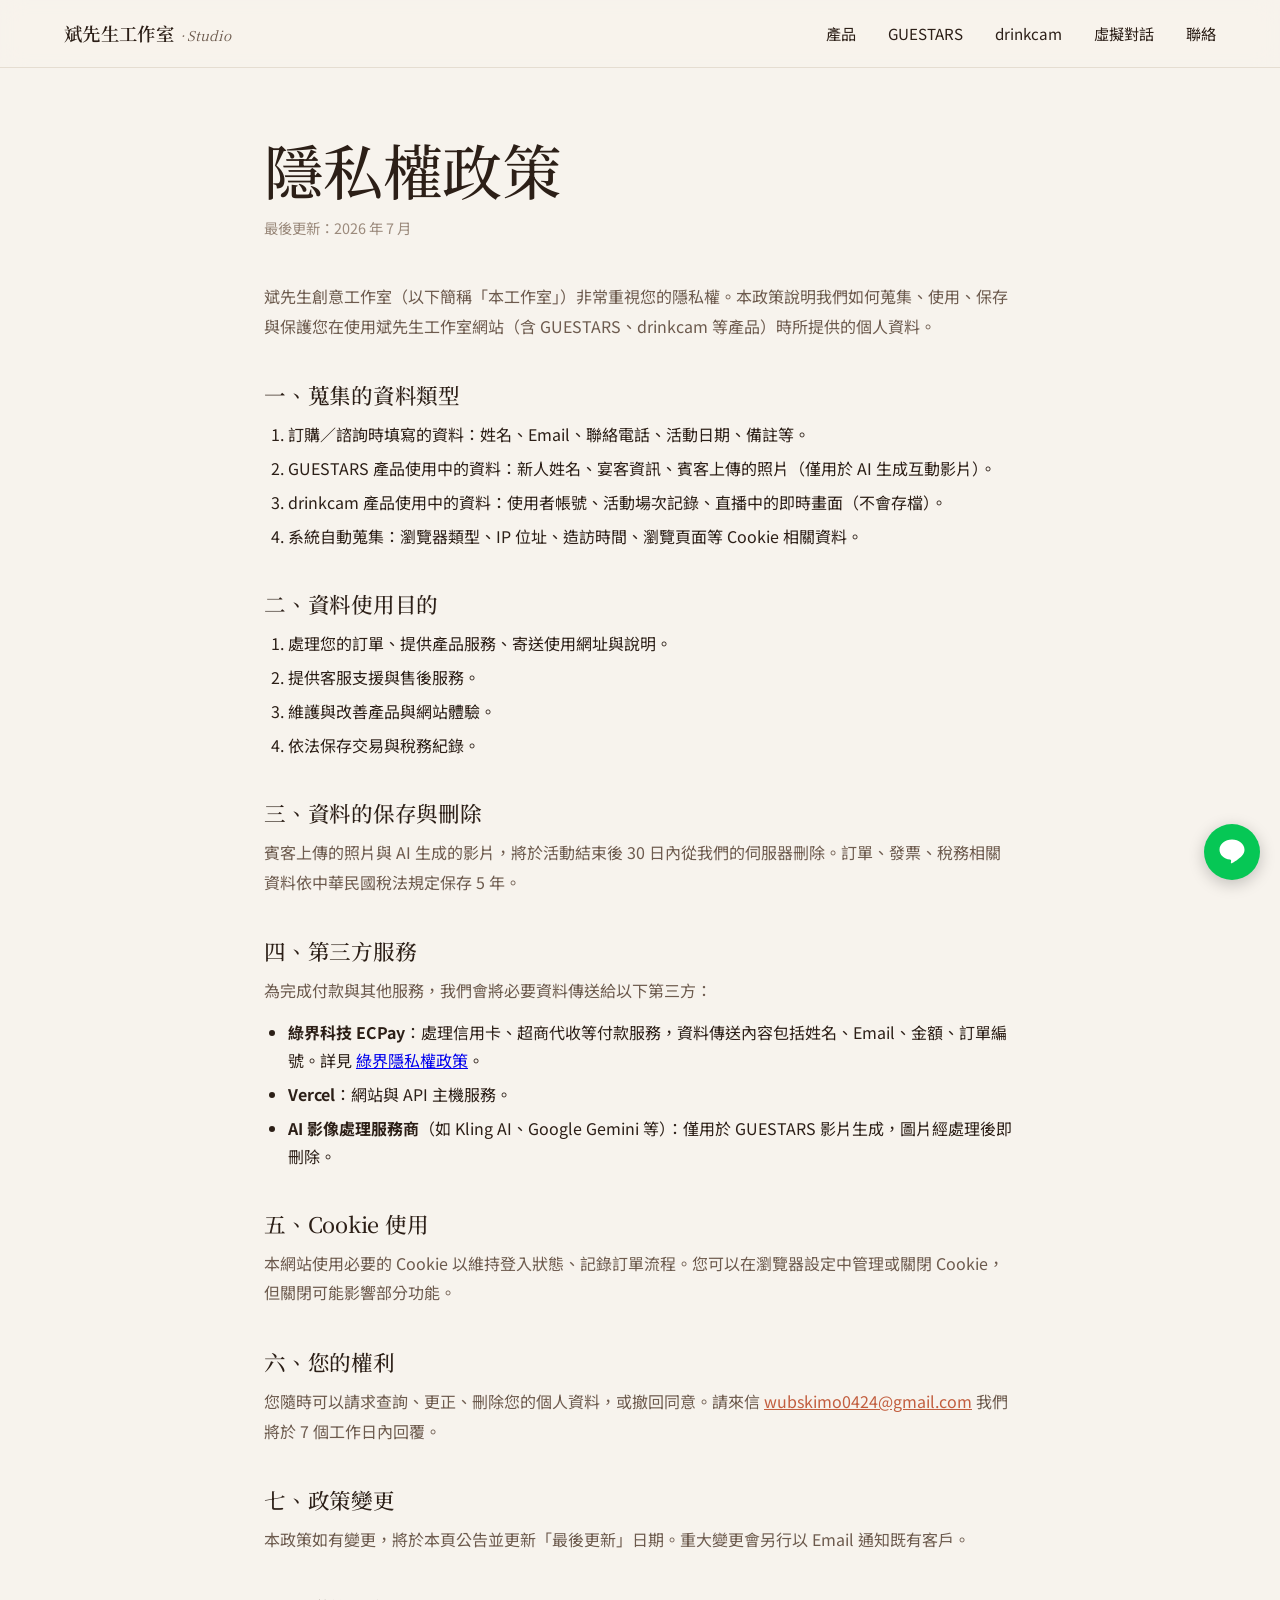
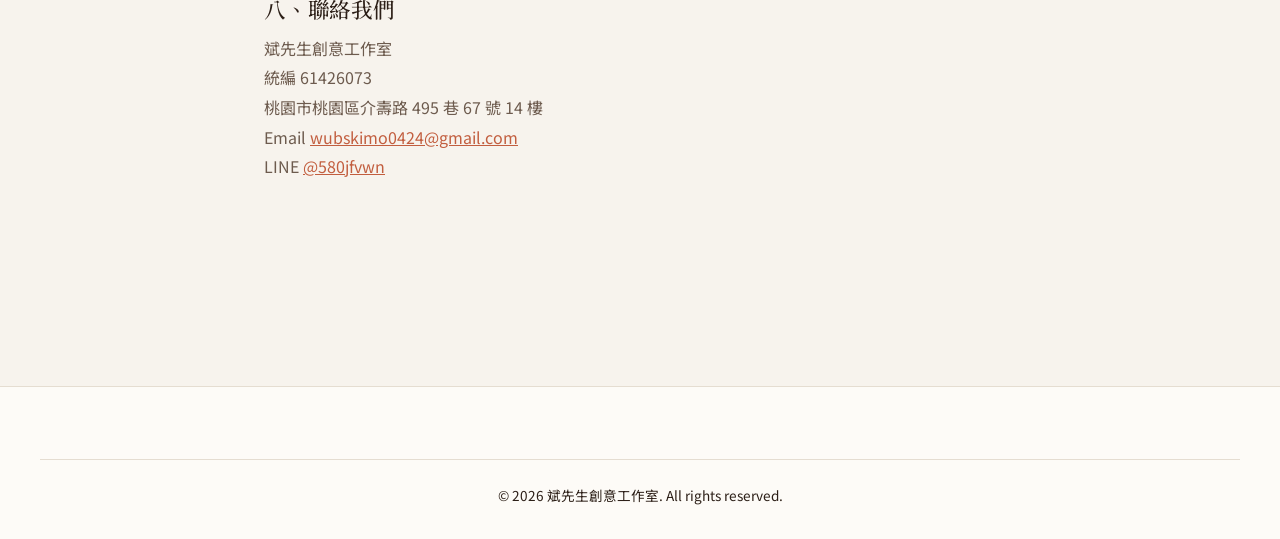
<file: privacy.html>
<!DOCTYPE html>
<html lang="zh-Hant">
<head>
  <meta charset="UTF-8">
  <meta name="viewport" content="width=device-width, initial-scale=1.0">
  <link rel="canonical" href="https://guestars.tw/privacy">
  <title>隱私權政策 — 斌先生工作室</title>
  <link rel="preconnect" href="https://fonts.googleapis.com">
  <link rel="preconnect" href="https://fonts.gstatic.com" crossorigin>
  <link href="https://fonts.googleapis.com/css2?family=Noto+Serif+TC:wght@500;600;700&family=Noto+Sans+TC:wght@400;500;600&family=Inter:wght@400;500;600&display=swap" rel="stylesheet">
  <link rel="stylesheet" href="styles.css">
</head>
<body>

  <header class="site-header">
    <nav>
      <a href="/" class="brand">
        <span class="brand-name">斌先生工作室</span>
        <span class="brand-sub">· Studio</span>
      </a>
      <div class="nav-links">
        <a href="/#products">產品</a>
        <a href="/guestars">GUESTARS</a>
        <a href="/drinkcam">drinkcam</a>
        <a href="/virtualchar">虛擬對話</a>
        <a href="/#contact">聯絡</a>
      </div>
      <button class="nav-toggle" aria-label="選單" onclick="this.classList.toggle('active');this.previousElementSibling.classList.toggle('open')">
        <span></span><span></span><span></span>
      </button>
    </nav>
  </header>

  <main class="legal-content">
    <div class="container-narrow">
      <h1>隱私權政策</h1>
      <p class="updated">最後更新：2026 年 7 月</p>

      <p>斌先生創意工作室（以下簡稱「本工作室」）非常重視您的隱私權。本政策說明我們如何蒐集、使用、保存與保護您在使用斌先生工作室網站（含 GUESTARS、drinkcam 等產品）時所提供的個人資料。</p>

      <h2>一、蒐集的資料類型</h2>
      <ol>
        <li>訂購／諮詢時填寫的資料：姓名、Email、聯絡電話、活動日期、備註等。</li>
        <li>GUESTARS 產品使用中的資料：新人姓名、宴客資訊、賓客上傳的照片（僅用於 AI 生成互動影片）。</li>
        <li>drinkcam 產品使用中的資料：使用者帳號、活動場次記錄、直播中的即時畫面（不會存檔）。</li>
        <li>系統自動蒐集：瀏覽器類型、IP 位址、造訪時間、瀏覽頁面等 Cookie 相關資料。</li>
      </ol>

      <h2>二、資料使用目的</h2>
      <ol>
        <li>處理您的訂單、提供產品服務、寄送使用網址與說明。</li>
        <li>提供客服支援與售後服務。</li>
        <li>維護與改善產品與網站體驗。</li>
        <li>依法保存交易與稅務紀錄。</li>
      </ol>

      <h2>三、資料的保存與刪除</h2>
      <p>賓客上傳的照片與 AI 生成的影片，將於活動結束後 30 日內從我們的伺服器刪除。訂單、發票、稅務相關資料依中華民國稅法規定保存 5 年。</p>

      <h2>四、第三方服務</h2>
      <p>為完成付款與其他服務，我們會將必要資料傳送給以下第三方：</p>
      <ul>
        <li><strong>綠界科技 ECPay</strong>：處理信用卡、超商代收等付款服務，資料傳送內容包括姓名、Email、金額、訂單編號。詳見 <a href="https://www.ecpay.com.tw/Content/files/ecpay_030.pdf" target="_blank" rel="noopener">綠界隱私權政策</a>。</li>
        <li><strong>Vercel</strong>：網站與 API 主機服務。</li>
        <li><strong>AI 影像處理服務商</strong>（如 Kling AI、Google Gemini 等）：僅用於 GUESTARS 影片生成，圖片經處理後即刪除。</li>
      </ul>

      <h2>五、Cookie 使用</h2>
      <p>本網站使用必要的 Cookie 以維持登入狀態、記錄訂單流程。您可以在瀏覽器設定中管理或關閉 Cookie，但關閉可能影響部分功能。</p>

      <h2>六、您的權利</h2>
      <p>您隨時可以請求查詢、更正、刪除您的個人資料，或撤回同意。請來信 <a href="mailto:wubskimo0424@gmail.com" style="color:var(--accent);">wubskimo0424@gmail.com</a> 我們將於 7 個工作日內回覆。</p>

      <h2>七、政策變更</h2>
      <p>本政策如有變更，將於本頁公告並更新「最後更新」日期。重大變更會另行以 Email 通知既有客戶。</p>

      <h2>八、聯絡我們</h2>
      <p>
        斌先生創意工作室<br>
        統編 61426073<br>
        桃園市桃園區介壽路 495 巷 67 號 14 樓<br>
        Email <a href="mailto:wubskimo0424@gmail.com" style="color:var(--accent);">wubskimo0424@gmail.com</a><br>
        LINE <a href="https://line.me/R/ti/p/@580jfvwn" target="_blank" rel="noopener" style="color:var(--accent);">@580jfvwn</a><br>
      </p>
    </div>
  </main>

  <footer class="site-footer">
    <div class="container footer-bottom">
      <p>© 2026 斌先生創意工作室. All rights reserved.</p>
    </div>
  </footer>

  <!-- 浮動 LINE 按鈕 -->
  <style>
    .line-float {
      position: fixed; right: 20px; bottom: 20px; z-index: 300;
      width: 56px; height: 56px; background: #06C755; border-radius: 50%;
      display: flex; align-items: center; justify-content: center;
      box-shadow: 0 4px 16px rgba(0,0,0,.22);
      transition: transform .2s, box-shadow .2s;
    }
    .line-float:hover { transform: scale(1.1); box-shadow: 0 6px 22px rgba(0,0,0,.3); }
    .line-float svg { width: 30px; height: 30px; fill: #fff; }
    @media (max-width: 600px) {
      .line-float { right: 14px; bottom: 14px; width: 50px; height: 50px; }
      .line-float svg { width: 27px; height: 27px; }
    }
  </style>
  <a href="https://line.me/R/ti/p/@580jfvwn" target="_blank" rel="noopener"
     class="line-float" aria-label="加入 LINE 好友，直接聊聊">
    <svg viewBox="0 0 24 24"><path d="M12 2C6.48 2 2 5.64 2 10.1c0 3.99 3.55 7.33 8.34 7.97.32.07.77.22.88.5.1.26.07.66.03.92l-.14.86c-.04.26-.2 1.01.88.55 1.09-.46 5.87-3.46 8.01-5.92C21.49 13.35 22 11.79 22 10.1 22 5.64 17.52 2 12 2z"/></svg>
  </a>

</body>
</html>
</file>
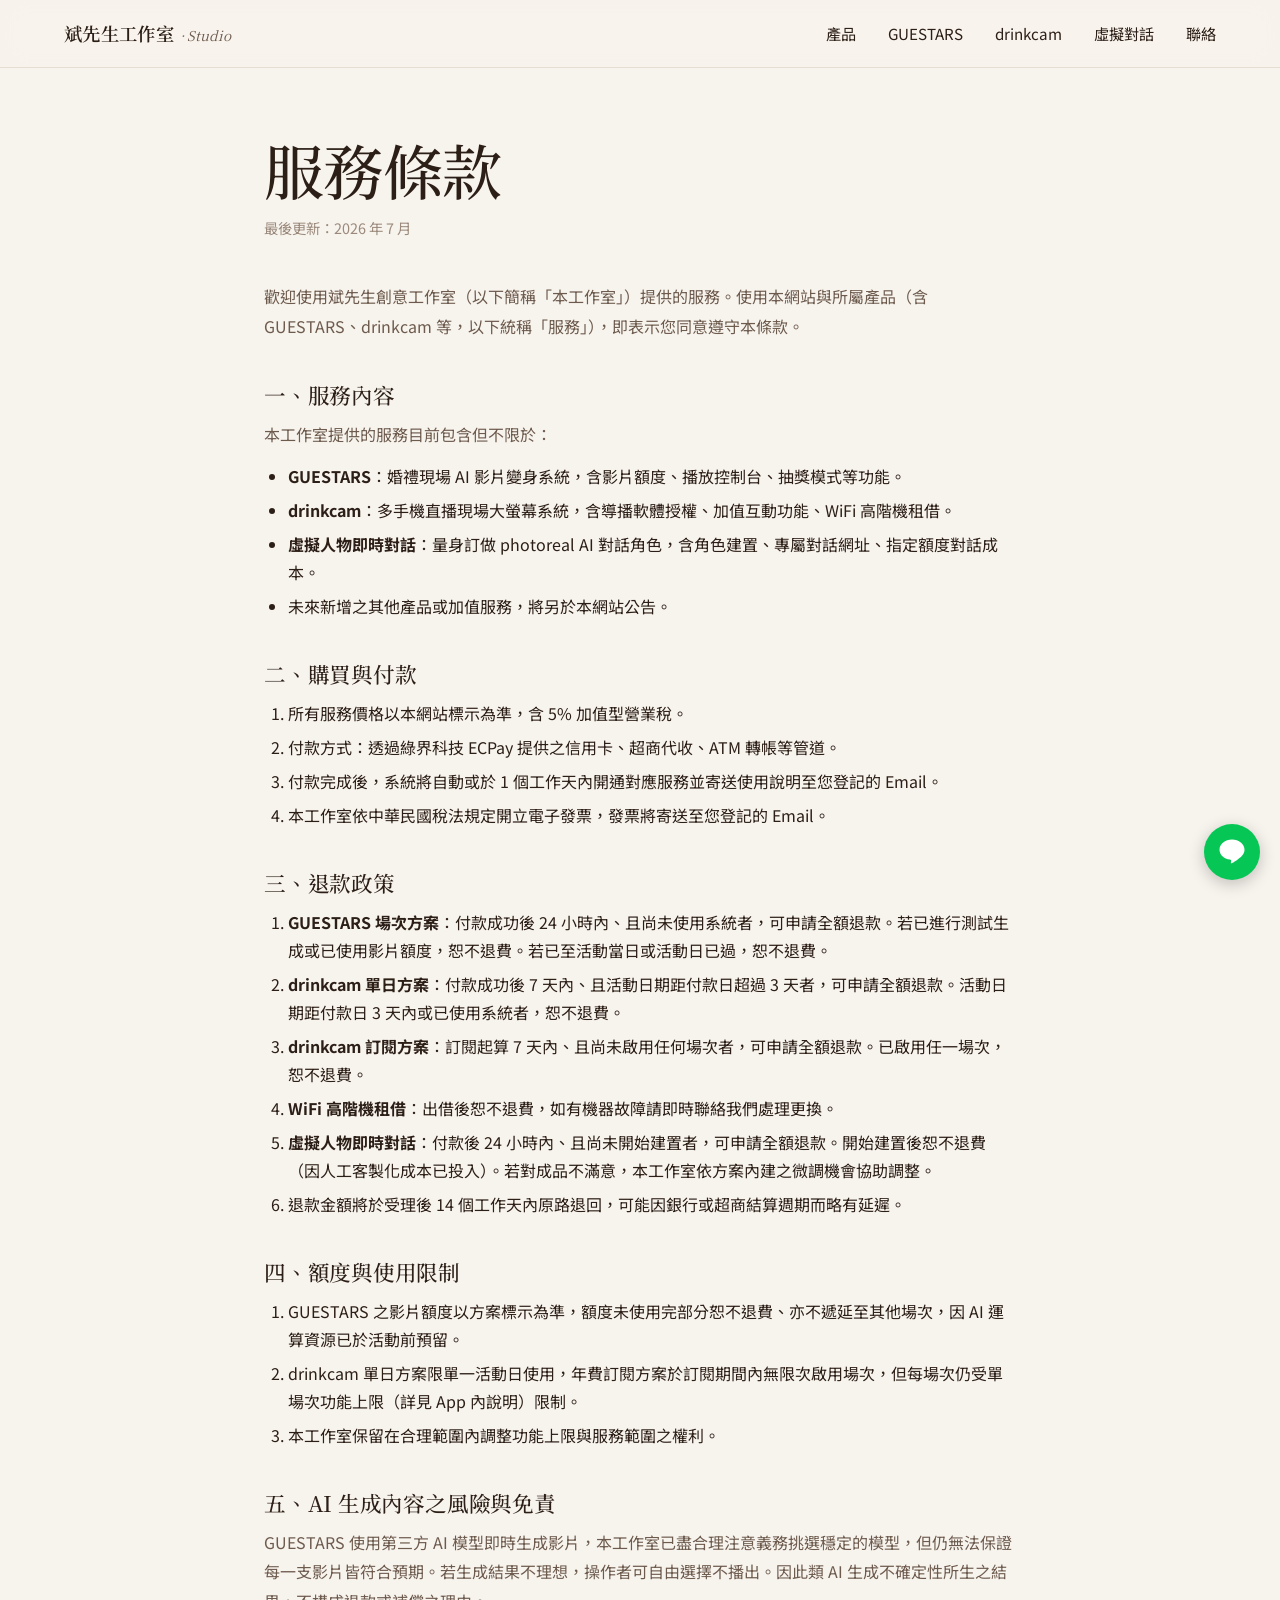
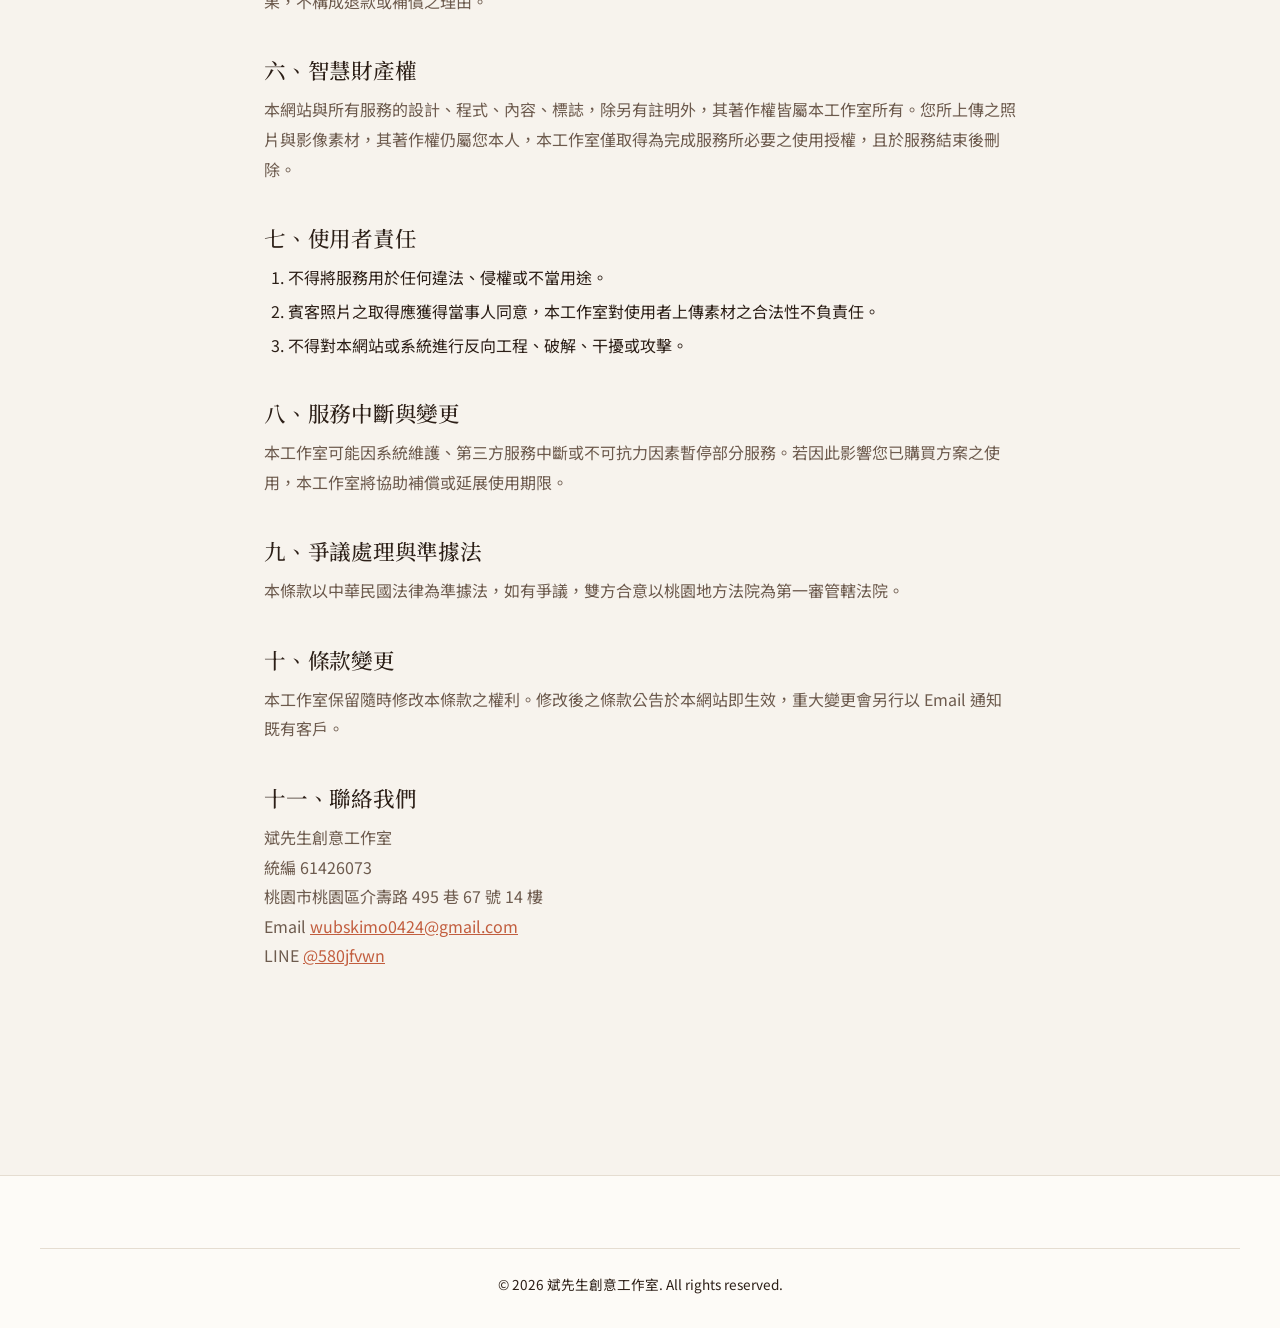
<file: terms.html>
<!DOCTYPE html>
<html lang="zh-Hant">
<head>
  <meta charset="UTF-8">
  <meta name="viewport" content="width=device-width, initial-scale=1.0">
  <link rel="canonical" href="https://guestars.tw/terms">
  <title>服務條款 — 斌先生工作室</title>
  <link rel="preconnect" href="https://fonts.googleapis.com">
  <link rel="preconnect" href="https://fonts.gstatic.com" crossorigin>
  <link href="https://fonts.googleapis.com/css2?family=Noto+Serif+TC:wght@500;600;700&family=Noto+Sans+TC:wght@400;500;600&family=Inter:wght@400;500;600&display=swap" rel="stylesheet">
  <link rel="stylesheet" href="styles.css">
</head>
<body>

  <header class="site-header">
    <nav>
      <a href="/" class="brand">
        <span class="brand-name">斌先生工作室</span>
        <span class="brand-sub">· Studio</span>
      </a>
      <div class="nav-links">
        <a href="/#products">產品</a>
        <a href="/guestars">GUESTARS</a>
        <a href="/drinkcam">drinkcam</a>
        <a href="/virtualchar">虛擬對話</a>
        <a href="/#contact">聯絡</a>
      </div>
      <button class="nav-toggle" aria-label="選單" onclick="this.classList.toggle('active');this.previousElementSibling.classList.toggle('open')">
        <span></span><span></span><span></span>
      </button>
    </nav>
  </header>

  <main class="legal-content">
    <div class="container-narrow">
      <h1>服務條款</h1>
      <p class="updated">最後更新：2026 年 7 月</p>

      <p>歡迎使用斌先生創意工作室（以下簡稱「本工作室」）提供的服務。使用本網站與所屬產品（含 GUESTARS、drinkcam 等，以下統稱「服務」），即表示您同意遵守本條款。</p>

      <h2>一、服務內容</h2>
      <p>本工作室提供的服務目前包含但不限於：</p>
      <ul>
        <li><strong>GUESTARS</strong>：婚禮現場 AI 影片變身系統，含影片額度、播放控制台、抽獎模式等功能。</li>
        <li><strong>drinkcam</strong>：多手機直播現場大螢幕系統，含導播軟體授權、加值互動功能、WiFi 高階機租借。</li>
        <li><strong>虛擬人物即時對話</strong>：量身訂做 photoreal AI 對話角色，含角色建置、專屬對話網址、指定額度對話成本。</li>
        <li>未來新增之其他產品或加值服務，將另於本網站公告。</li>
      </ul>

      <h2>二、購買與付款</h2>
      <ol>
        <li>所有服務價格以本網站標示為準，含 5% 加值型營業稅。</li>
        <li>付款方式：透過綠界科技 ECPay 提供之信用卡、超商代收、ATM 轉帳等管道。</li>
        <li>付款完成後，系統將自動或於 1 個工作天內開通對應服務並寄送使用說明至您登記的 Email。</li>
        <li>本工作室依中華民國稅法規定開立電子發票，發票將寄送至您登記的 Email。</li>
      </ol>

      <h2>三、退款政策</h2>
      <ol>
        <li><strong>GUESTARS 場次方案</strong>：付款成功後 24 小時內、且尚未使用系統者，可申請全額退款。若已進行測試生成或已使用影片額度，恕不退費。若已至活動當日或活動日已過，恕不退費。</li>
        <li><strong>drinkcam 單日方案</strong>：付款成功後 7 天內、且活動日期距付款日超過 3 天者，可申請全額退款。活動日期距付款日 3 天內或已使用系統者，恕不退費。</li>
        <li><strong>drinkcam 訂閱方案</strong>：訂閱起算 7 天內、且尚未啟用任何場次者，可申請全額退款。已啟用任一場次，恕不退費。</li>
        <li><strong>WiFi 高階機租借</strong>：出借後恕不退費，如有機器故障請即時聯絡我們處理更換。</li>
        <li><strong>虛擬人物即時對話</strong>：付款後 24 小時內、且尚未開始建置者，可申請全額退款。開始建置後恕不退費（因人工客製化成本已投入）。若對成品不滿意，本工作室依方案內建之微調機會協助調整。</li>
        <li>退款金額將於受理後 14 個工作天內原路退回，可能因銀行或超商結算週期而略有延遲。</li>
      </ol>

      <h2>四、額度與使用限制</h2>
      <ol>
        <li>GUESTARS 之影片額度以方案標示為準，額度未使用完部分恕不退費、亦不遞延至其他場次，因 AI 運算資源已於活動前預留。</li>
        <li>drinkcam 單日方案限單一活動日使用，年費訂閱方案於訂閱期間內無限次啟用場次，但每場次仍受單場次功能上限（詳見 App 內說明）限制。</li>
        <li>本工作室保留在合理範圍內調整功能上限與服務範圍之權利。</li>
      </ol>

      <h2>五、AI 生成內容之風險與免責</h2>
      <p>GUESTARS 使用第三方 AI 模型即時生成影片，本工作室已盡合理注意義務挑選穩定的模型，但仍無法保證每一支影片皆符合預期。若生成結果不理想，操作者可自由選擇不播出。因此類 AI 生成不確定性所生之結果，不構成退款或補償之理由。</p>

      <h2>六、智慧財產權</h2>
      <p>本網站與所有服務的設計、程式、內容、標誌，除另有註明外，其著作權皆屬本工作室所有。您所上傳之照片與影像素材，其著作權仍屬您本人，本工作室僅取得為完成服務所必要之使用授權，且於服務結束後刪除。</p>

      <h2>七、使用者責任</h2>
      <ol>
        <li>不得將服務用於任何違法、侵權或不當用途。</li>
        <li>賓客照片之取得應獲得當事人同意，本工作室對使用者上傳素材之合法性不負責任。</li>
        <li>不得對本網站或系統進行反向工程、破解、干擾或攻擊。</li>
      </ol>

      <h2>八、服務中斷與變更</h2>
      <p>本工作室可能因系統維護、第三方服務中斷或不可抗力因素暫停部分服務。若因此影響您已購買方案之使用，本工作室將協助補償或延展使用期限。</p>

      <h2>九、爭議處理與準據法</h2>
      <p>本條款以中華民國法律為準據法，如有爭議，雙方合意以桃園地方法院為第一審管轄法院。</p>

      <h2>十、條款變更</h2>
      <p>本工作室保留隨時修改本條款之權利。修改後之條款公告於本網站即生效，重大變更會另行以 Email 通知既有客戶。</p>

      <h2>十一、聯絡我們</h2>
      <p>
        斌先生創意工作室<br>
        統編 61426073<br>
        桃園市桃園區介壽路 495 巷 67 號 14 樓<br>
        Email <a href="mailto:wubskimo0424@gmail.com" style="color:var(--accent);">wubskimo0424@gmail.com</a><br>
        LINE <a href="https://line.me/R/ti/p/@580jfvwn" target="_blank" rel="noopener" style="color:var(--accent);">@580jfvwn</a><br>
      </p>
    </div>
  </main>

  <footer class="site-footer">
    <div class="container footer-bottom">
      <p>© 2026 斌先生創意工作室. All rights reserved.</p>
    </div>
  </footer>

  <!-- 浮動 LINE 按鈕 -->
  <style>
    .line-float {
      position: fixed; right: 20px; bottom: 20px; z-index: 300;
      width: 56px; height: 56px; background: #06C755; border-radius: 50%;
      display: flex; align-items: center; justify-content: center;
      box-shadow: 0 4px 16px rgba(0,0,0,.22);
      transition: transform .2s, box-shadow .2s;
    }
    .line-float:hover { transform: scale(1.1); box-shadow: 0 6px 22px rgba(0,0,0,.3); }
    .line-float svg { width: 30px; height: 30px; fill: #fff; }
    @media (max-width: 600px) {
      .line-float { right: 14px; bottom: 14px; width: 50px; height: 50px; }
      .line-float svg { width: 27px; height: 27px; }
    }
  </style>
  <a href="https://line.me/R/ti/p/@580jfvwn" target="_blank" rel="noopener"
     class="line-float" aria-label="加入 LINE 好友，直接聊聊">
    <svg viewBox="0 0 24 24"><path d="M12 2C6.48 2 2 5.64 2 10.1c0 3.99 3.55 7.33 8.34 7.97.32.07.77.22.88.5.1.26.07.66.03.92l-.14.86c-.04.26-.2 1.01.88.55 1.09-.46 5.87-3.46 8.01-5.92C21.49 13.35 22 11.79 22 10.1 22 5.64 17.52 2 12 2z"/></svg>
  </a>

</body>
</html>
</file>
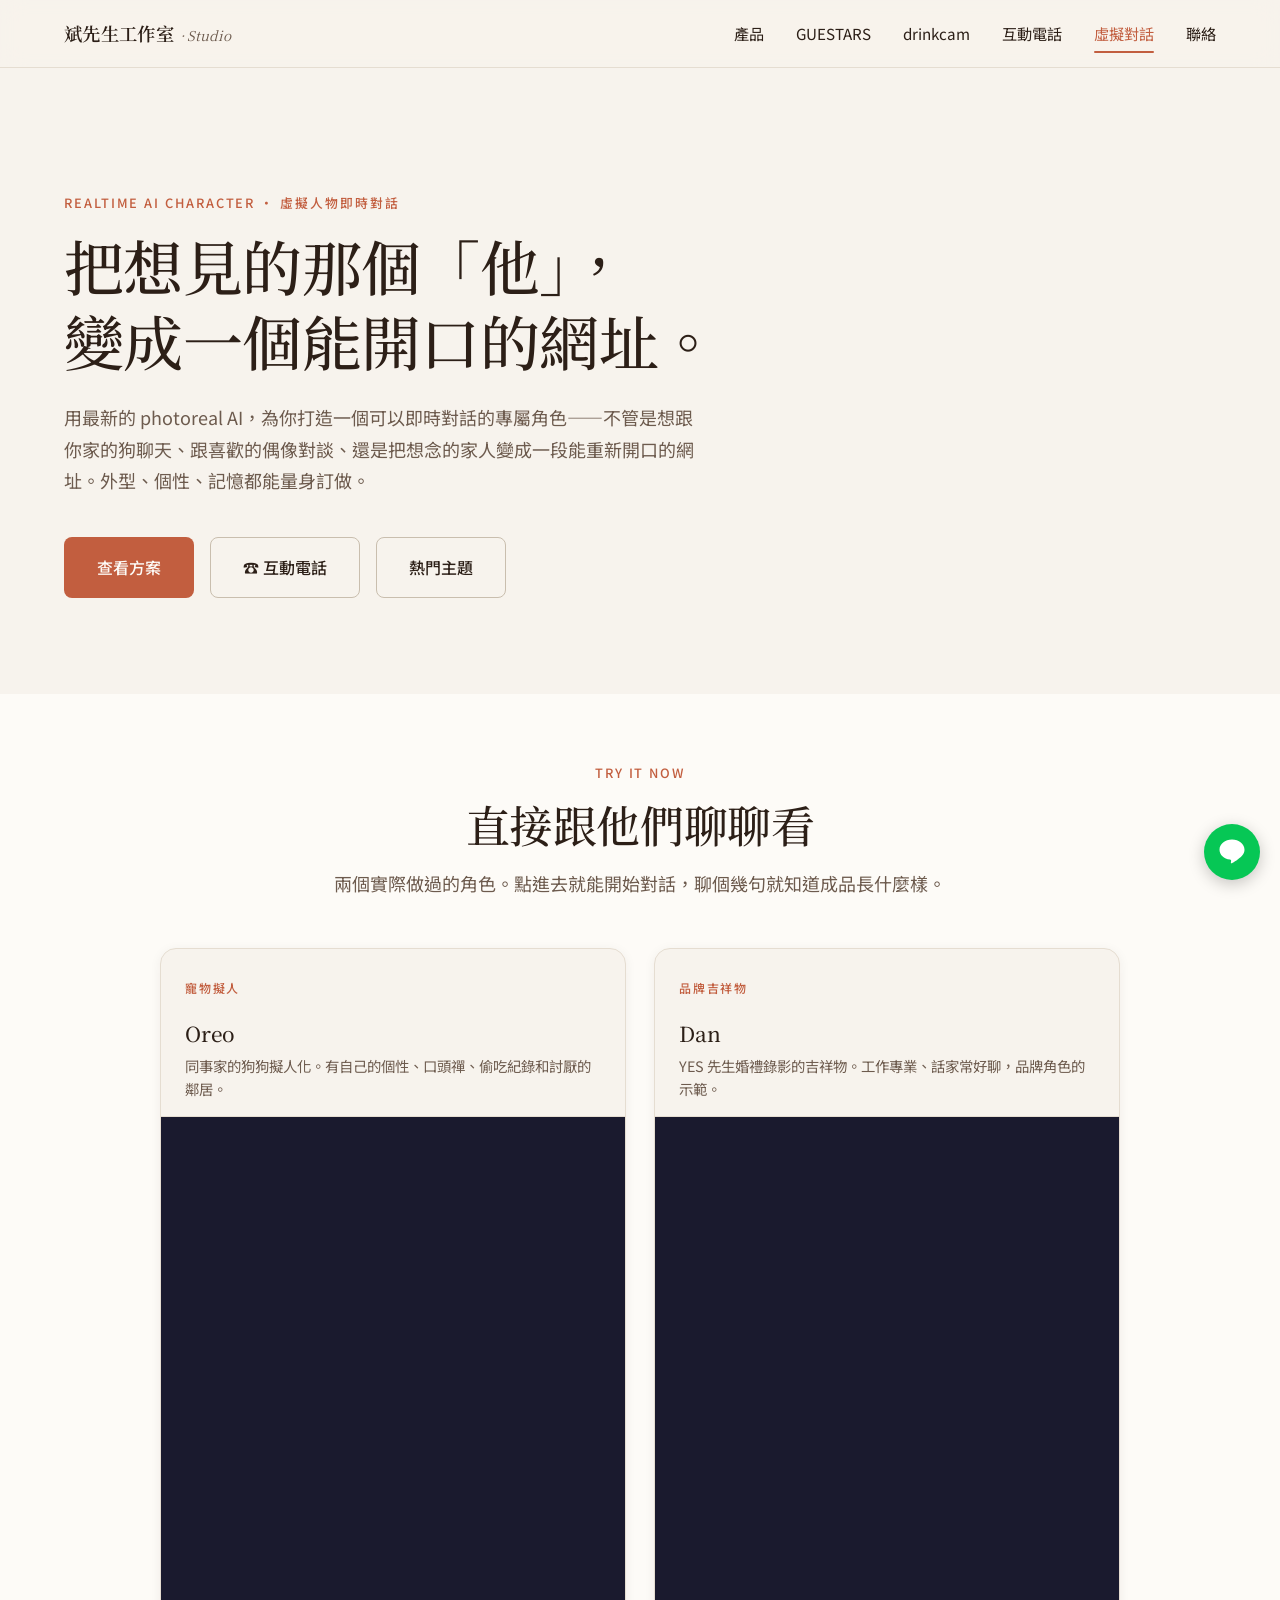
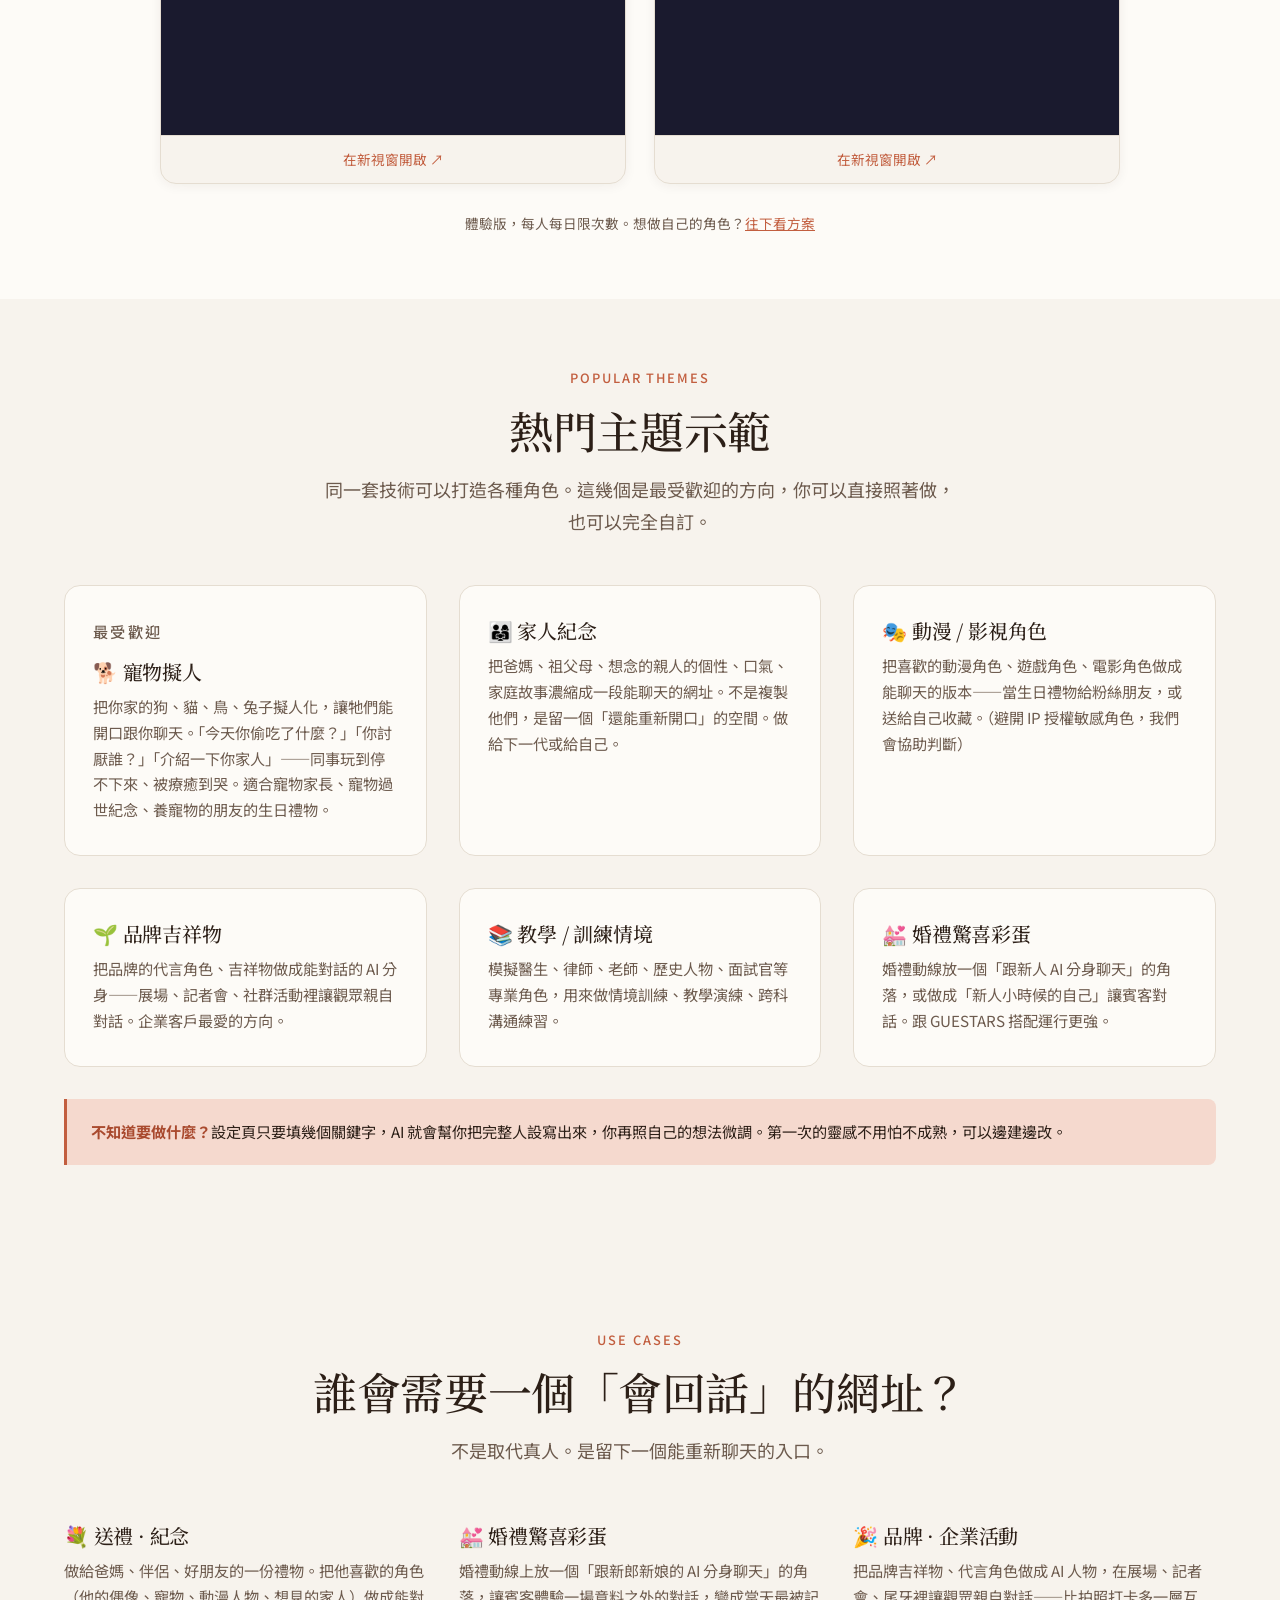
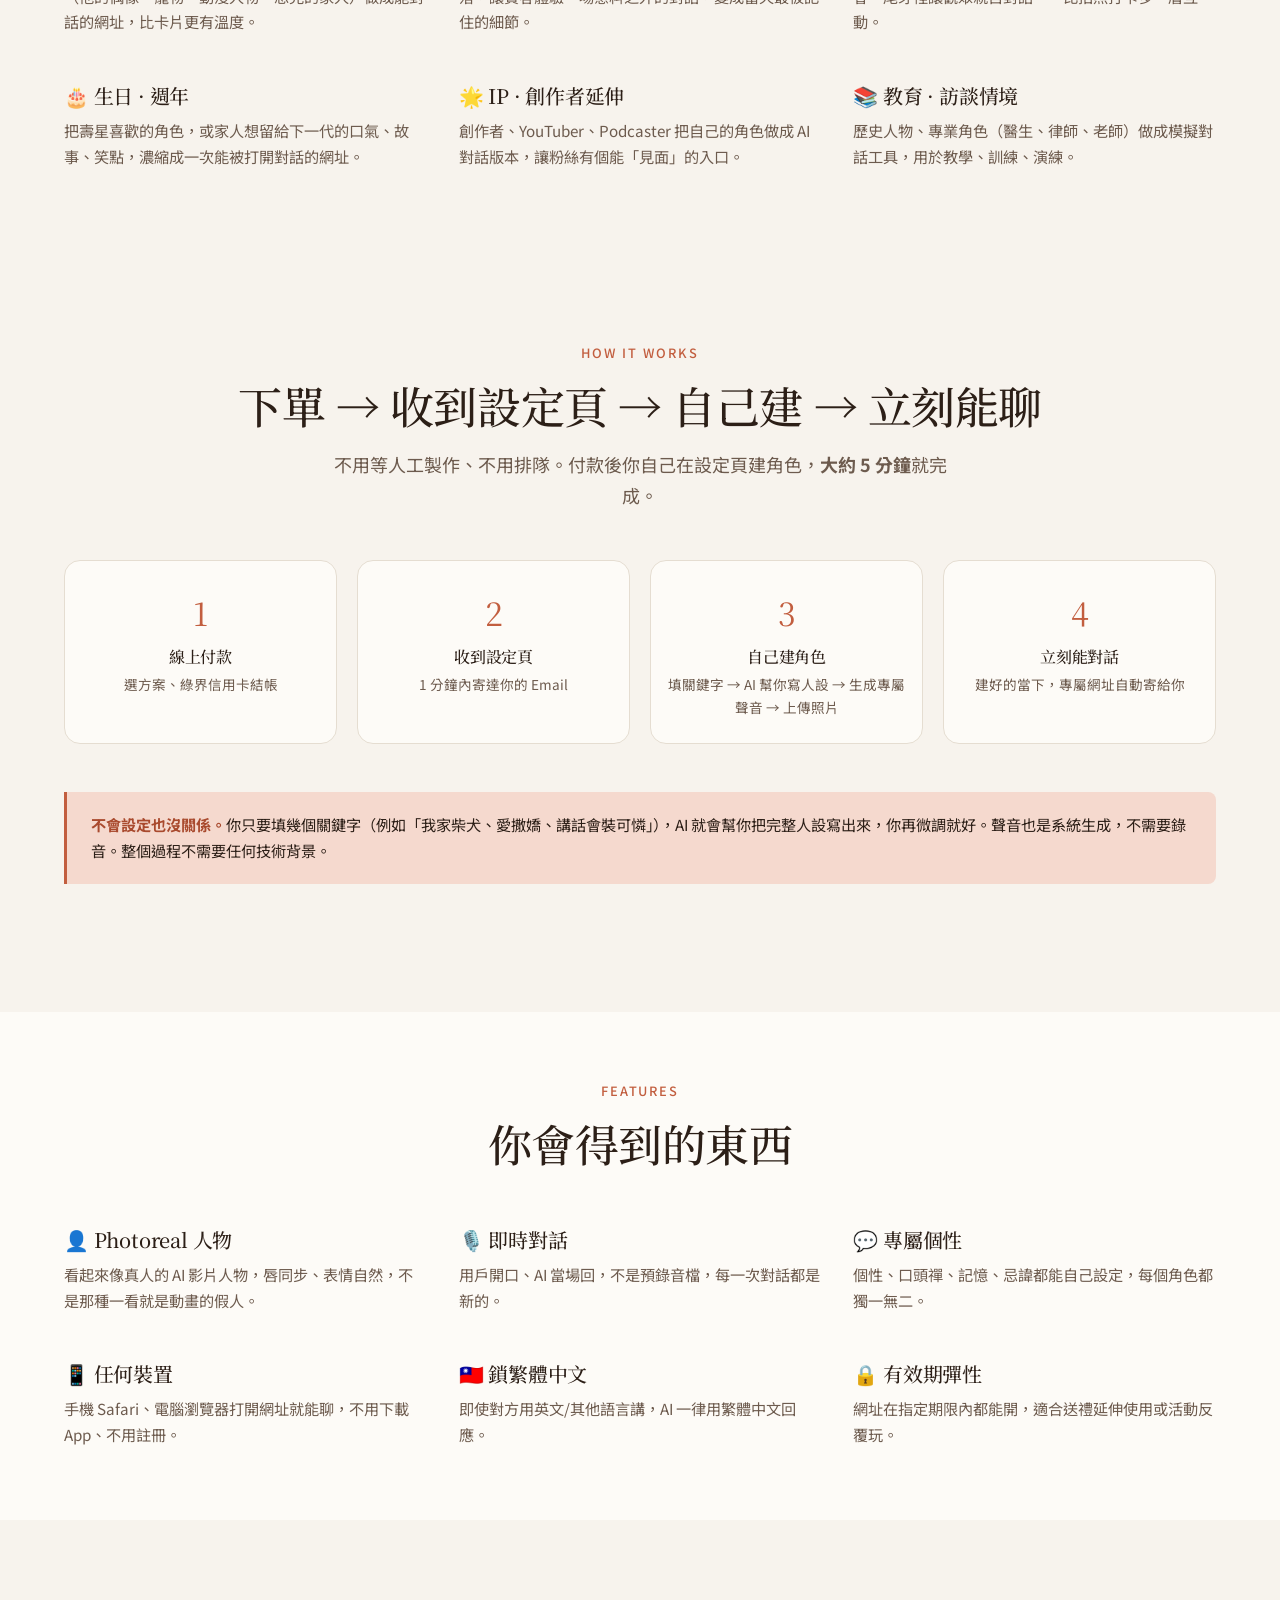
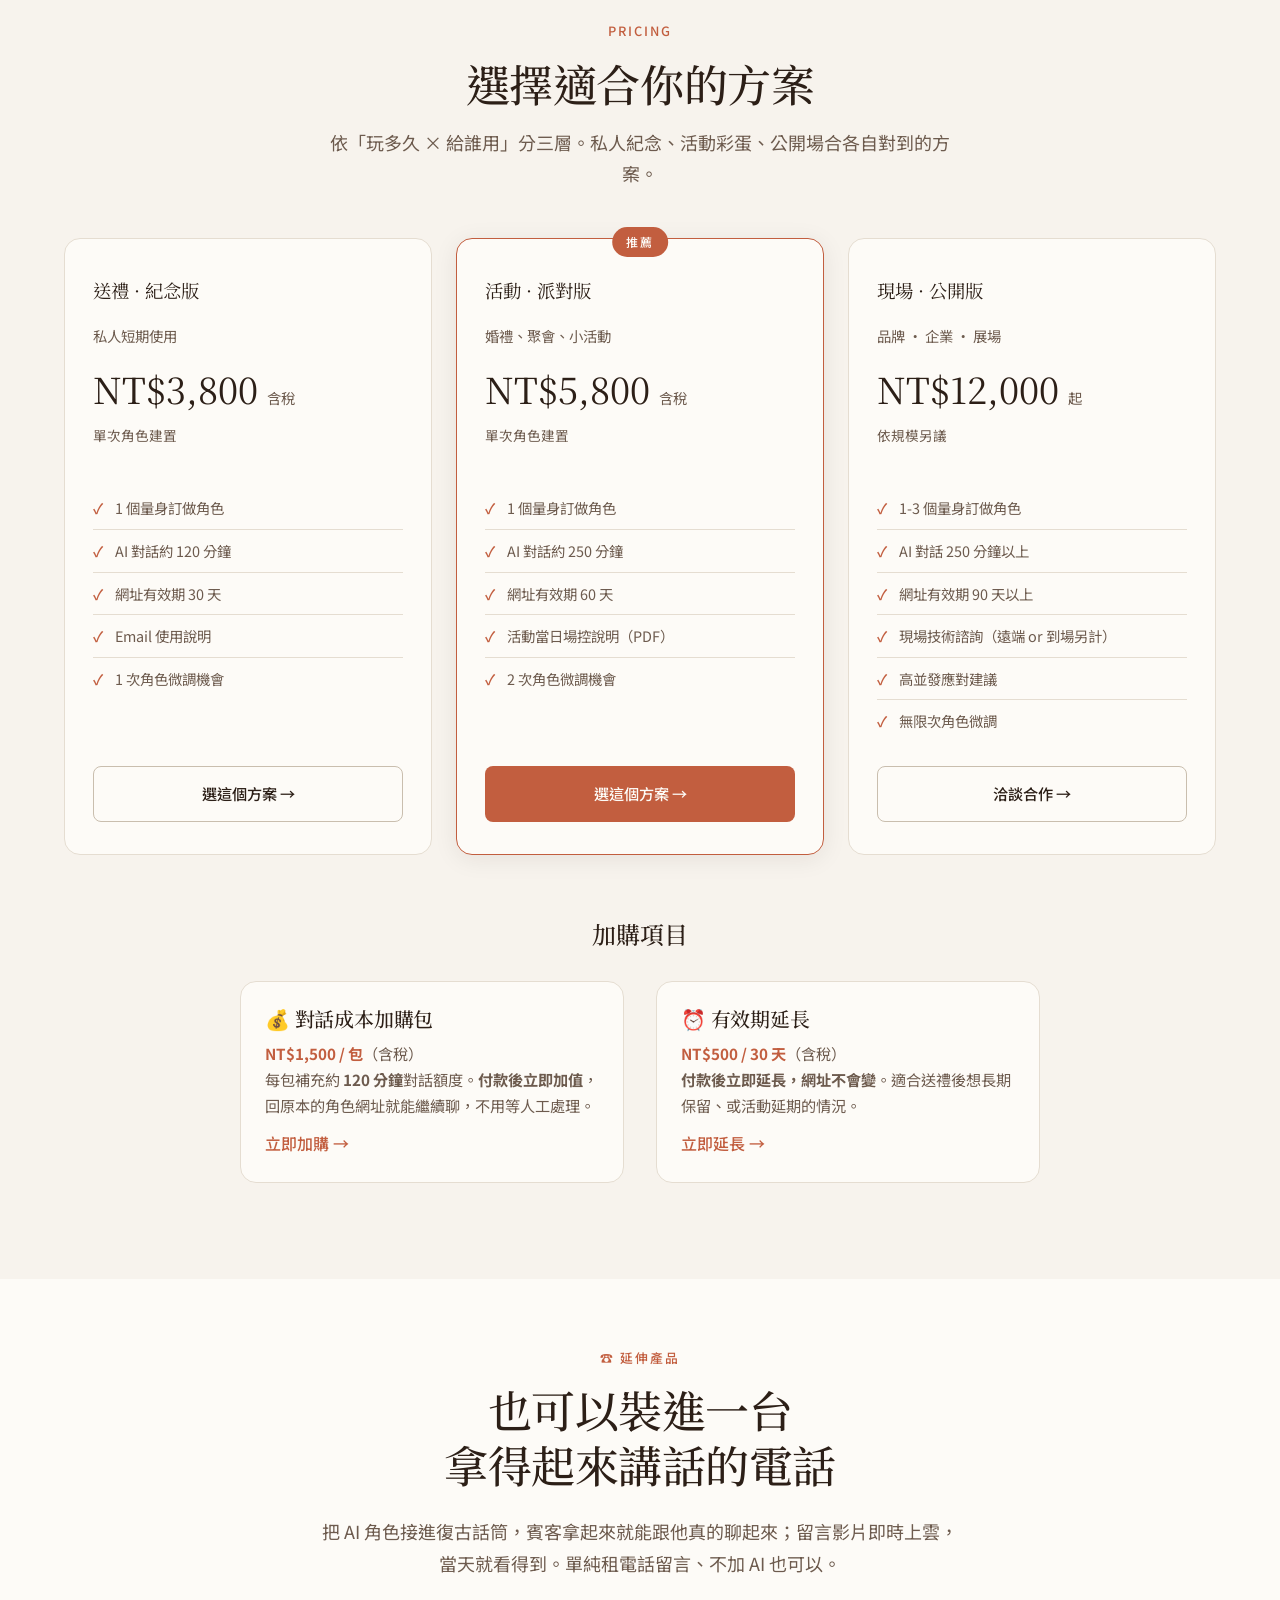
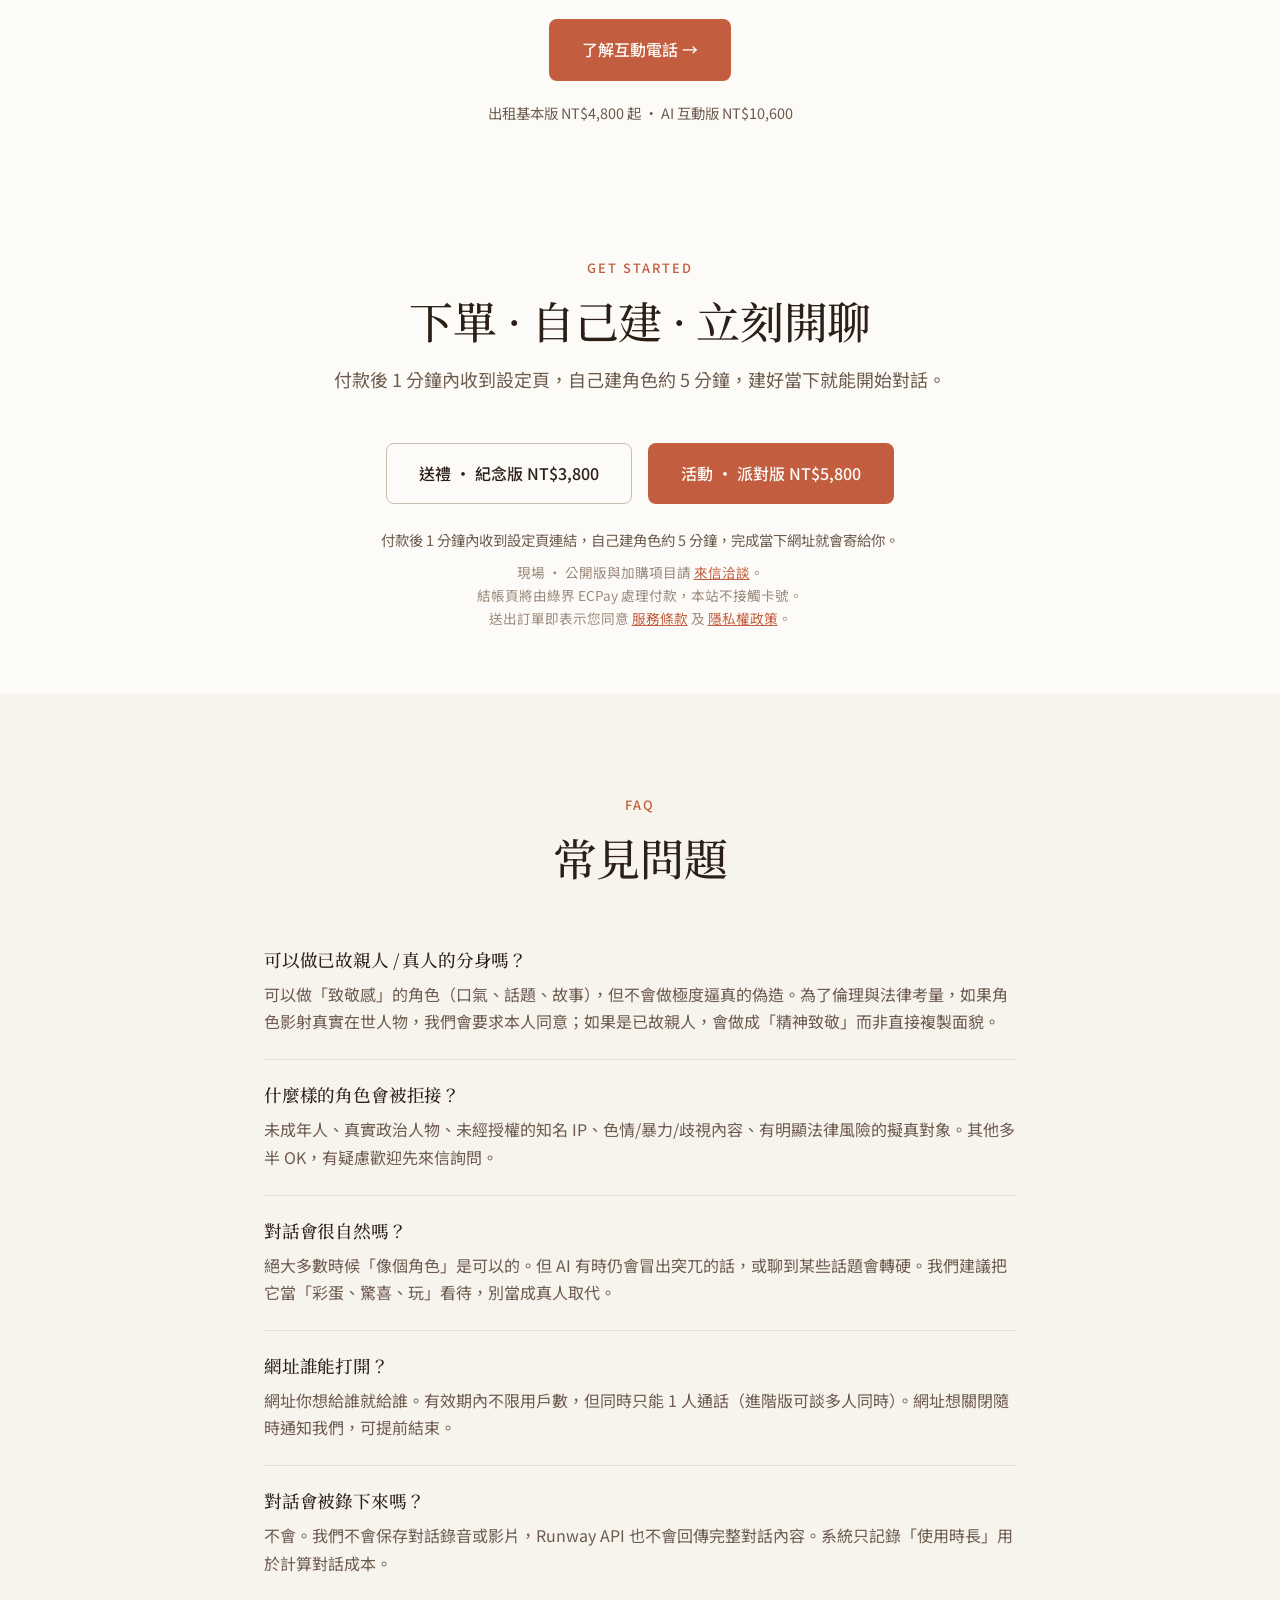
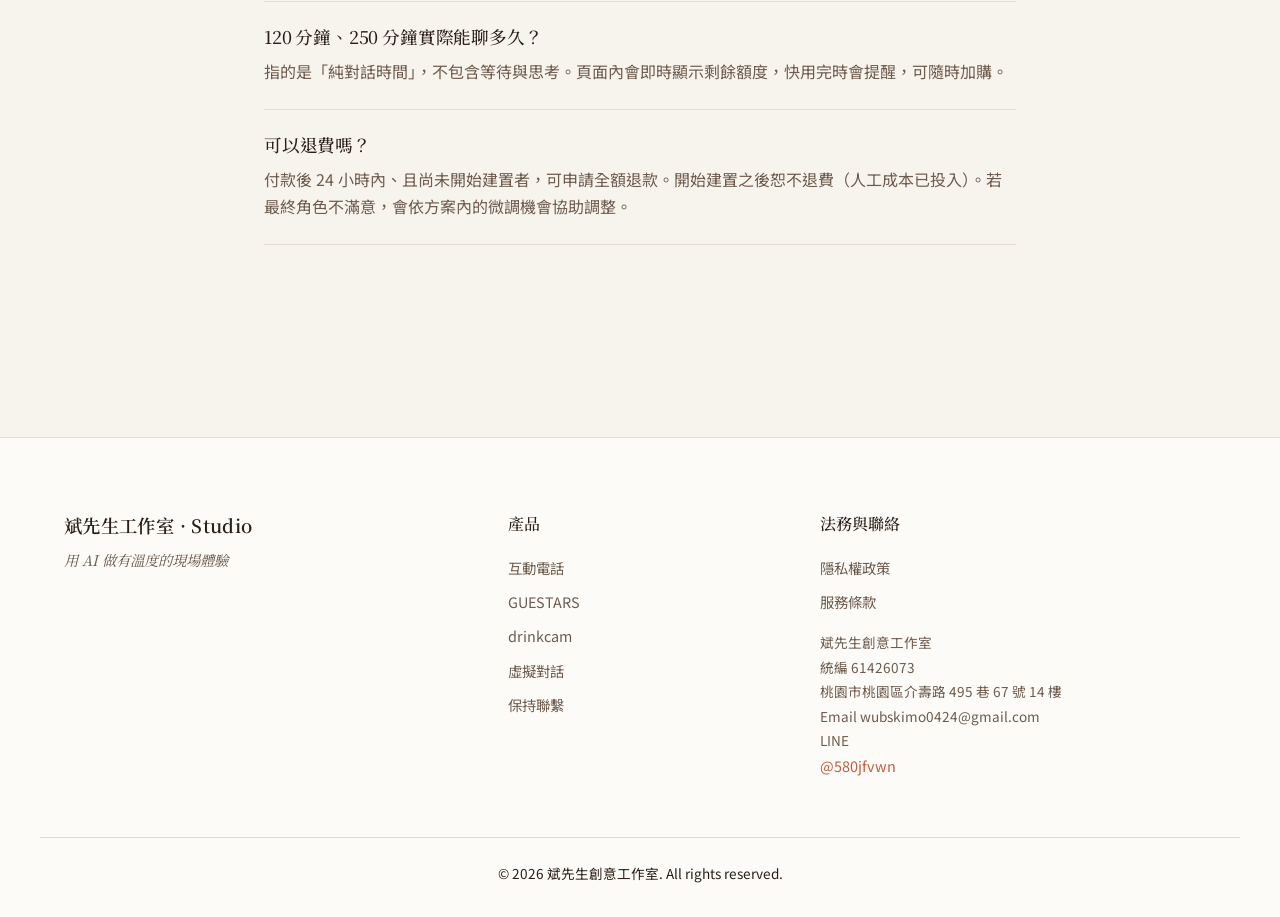
<file: virtualchar.html>
<!DOCTYPE html>
<html lang="zh-Hant">
<head>
  <meta charset="UTF-8">
  <meta name="viewport" content="width=device-width, initial-scale=1.0">
  <link rel="canonical" href="https://guestars.tw/virtualchar">
  <title>虛擬人物即時對話 — 你想見的那個人，變成一個能聊天的網址｜斌先生工作室</title>
  <meta name="description" content="用 AI 打造一個會即時對話的專屬人物。送禮、紀念、活動彩蛋，把想見的人變成一個能開口的網址。">
  <link rel="preconnect" href="https://fonts.googleapis.com">
  <link rel="preconnect" href="https://fonts.gstatic.com" crossorigin>
  <link href="https://fonts.googleapis.com/css2?family=Noto+Serif+TC:wght@500;600;700&family=Noto+Sans+TC:wght@400;500;600&family=Playfair+Display:ital,wght@0,500;0,700;1,500&family=Inter:wght@400;500;600&display=swap" rel="stylesheet">
  <link rel="stylesheet" href="styles.css">
  <style>
    /* Demo cards with embedded iframes */
    .demo-grid {
      display: grid;
      grid-template-columns: repeat(2, 1fr);
      gap: 28px;
      max-width: 960px;
      margin: 48px auto 0;
    }
    .demo-card {
      background: var(--bg);
      border-radius: var(--radius);
      border: 1px solid var(--border);
      overflow: hidden;
      box-shadow: var(--shadow-soft);
      display: flex;
      flex-direction: column;
    }
    .demo-info {
      padding: 24px 24px 16px;
    }
    .demo-info h4 {
      font-family: var(--font-serif);
      font-size: 1.3rem;
      margin: 8px 0;
    }
    .demo-info p {
      color: var(--text-secondary);
      font-size: 0.9rem;
      line-height: 1.6;
      margin: 0;
    }
    .demo-embed {
      position: relative;
      width: 100%;
      aspect-ratio: 3/4;
      background: #1a1a2e;
      border-top: 1px solid var(--border);
    }
    .demo-embed iframe {
      position: absolute;
      top: 0;
      left: 0;
      width: 100%;
      height: 100%;
      border: none;
    }
    .demo-fullscreen {
      display: block;
      text-align: center;
      padding: 12px;
      font-size: 0.85rem;
      color: var(--accent);
      text-decoration: none;
      border-top: 1px solid var(--border);
      transition: background 0.2s;
    }
    .demo-fullscreen:hover {
      background: var(--accent-soft);
    }
    @media (max-width: 700px) {
      .demo-grid { grid-template-columns: 1fr; }
      .demo-embed { aspect-ratio: 9/16; }
    }
  </style>

  <script type="application/ld+json">
{
  "@context": "https://schema.org",
  "@graph": [
    {
      "@type": "Product",
      "name": "虛擬人物即時對話",
      "description": "用 AI 打造能即時對話的專屬角色。付款後自行在設定頁建立，約 5 分鐘完成，建好即可對話。可做寵物擬人、家人紀念、品牌吉祥物。",
      "category": "AI 客製服務",
      "brand": {
        "@id": "https://guestars.tw/#org"
      },
      "url": "https://guestars.tw/virtualchar",
      "offers": {
        "@type": "AggregateOffer",
        "priceCurrency": "TWD",
        "lowPrice": "3800",
        "highPrice": "5800",
        "offerCount": 4,
        "offers": [
          {
            "@type": "Offer",
            "name": "送禮 · 紀念版",
            "price": "3800",
            "priceCurrency": "TWD",
            "availability": "https://schema.org/InStock",
            "url": "https://guestars.app/virtualchar/buy?plan=gift",
            "description": "1 個角色，AI 對話約 120 分鐘，網址 30 天"
          },
          {
            "@type": "Offer",
            "name": "活動 · 派對版",
            "price": "5800",
            "priceCurrency": "TWD",
            "availability": "https://schema.org/InStock",
            "url": "https://guestars.app/virtualchar/buy?plan=event",
            "description": "1 個角色，AI 對話約 250 分鐘，網址 60 天"
          },
          {
            "@type": "Offer",
            "name": "對話額度加購包",
            "price": "1500",
            "priceCurrency": "TWD",
            "availability": "https://schema.org/InStock",
            "url": "https://guestars.app/virtualchar/buy?plan=topup",
            "description": "補充約 120 分鐘，付款後立即加值"
          },
          {
            "@type": "Offer",
            "name": "有效期延長 30 天",
            "price": "500",
            "priceCurrency": "TWD",
            "availability": "https://schema.org/InStock",
            "url": "https://guestars.app/virtualchar/buy?plan=extend",
            "description": "付款後立即延長"
          }
        ]
      }
    },
    {
      "@type": "FAQPage",
      "mainEntity": [
        {
          "@type": "Question",
          "name": "可以做已故親人 / 真人的分身嗎？",
          "acceptedAnswer": {
            "@type": "Answer",
            "text": "可以做「致敬感」的角色（口氣、話題、故事），但不會做極度逼真的偽造。為了倫理與法律考量，如果角色影射真實在世人物，我們會要求本人同意；如果是已故親人，會做成「精神致敬」而非直接複製面貌。"
          }
        },
        {
          "@type": "Question",
          "name": "什麼樣的角色會被拒接？",
          "acceptedAnswer": {
            "@type": "Answer",
            "text": "未成年人、真實政治人物、未經授權的知名 IP、色情/暴力/歧視內容、有明顯法律風險的擬真對象。其他多半 OK，有疑慮歡迎先來信詢問。"
          }
        },
        {
          "@type": "Question",
          "name": "對話會很自然嗎？",
          "acceptedAnswer": {
            "@type": "Answer",
            "text": "絕大多數時候「像個角色」是可以的。但 AI 有時仍會冒出突兀的話，或聊到某些話題會轉硬。我們建議把它當「彩蛋、驚喜、玩」看待，別當成真人取代。"
          }
        },
        {
          "@type": "Question",
          "name": "網址誰能打開？",
          "acceptedAnswer": {
            "@type": "Answer",
            "text": "網址你想給誰就給誰。有效期內不限用戶數，但同時只能 1 人通話（進階版可談多人同時）。網址想關閉隨時通知我們，可提前結束。"
          }
        },
        {
          "@type": "Question",
          "name": "對話會被錄下來嗎？",
          "acceptedAnswer": {
            "@type": "Answer",
            "text": "不會。我們不會保存對話錄音或影片，Runway API 也不會回傳完整對話內容。系統只記錄「使用時長」用於計算對話成本。"
          }
        },
        {
          "@type": "Question",
          "name": "120 分鐘、250 分鐘實際能聊多久？",
          "acceptedAnswer": {
            "@type": "Answer",
            "text": "指的是「純對話時間」，不包含等待與思考。頁面內會即時顯示剩餘額度，快用完時會提醒，可隨時加購。"
          }
        },
        {
          "@type": "Question",
          "name": "可以退費嗎？",
          "acceptedAnswer": {
            "@type": "Answer",
            "text": "付款後 24 小時內、且尚未開始建置者，可申請全額退款。開始建置之後恕不退費（人工成本已投入）。若最終角色不滿意，會依方案內的微調機會協助調整。"
          }
        }
      ]
    },
    {
      "@type": "BreadcrumbList",
      "itemListElement": [
        {
          "@type": "ListItem",
          "position": 1,
          "name": "首頁",
          "item": "https://guestars.tw"
        },
        {
          "@type": "ListItem",
          "position": 2,
          "name": "虛擬人物即時對話",
          "item": "https://guestars.tw/virtualchar"
        }
      ]
    }
  ]
}
  </script>
</head>
<body>

  <header class="site-header">
    <nav>
      <a href="/" class="brand">
        <span class="brand-name">斌先生工作室</span>
        <span class="brand-sub">· Studio</span>
      </a>
      <div class="nav-links">
        <a href="/#products">產品</a>
        <a href="/guestars">GUESTARS</a>
        <a href="/drinkcam">drinkcam</a>
        <a href="/phone">互動電話</a>
        <a href="/virtualchar" class="active">虛擬對話</a>
        <a href="/#contact">聯絡</a>
      </div>
      <button class="nav-toggle" aria-label="選單" onclick="this.classList.toggle('active');this.previousElementSibling.classList.toggle('open')">
        <span></span><span></span><span></span>
      </button>
    </nav>
  </header>

  <main>

    <!-- Hero -->
    <section class="hero">
      <div class="container">
        <p class="eyebrow">Realtime AI Character · 虛擬人物即時對話</p>
        <h1>把想見的那個「他」，<br>變成一個能開口的網址。</h1>
        <p class="lead">用最新的 photoreal AI，為你打造一個可以即時對話的專屬角色——不管是想跟你家的狗聊天、跟喜歡的偶像對談、還是把想念的家人變成一段能重新開口的網址。外型、個性、記憶都能量身訂做。</p>
        <div class="cta-group">
          <a href="#pricing" class="btn btn-primary btn-lg">查看方案</a>
          <a href="/phone" class="btn btn-ghost btn-lg">☎️ 互動電話</a>
          <a href="#themes" class="btn btn-ghost btn-lg">熱門主題</a>
        </div>
      </div>
    </section>

    <!-- Live demos (embedded) -->
    <section class="tight" style="background:var(--surface);">
      <div class="container">
        <div class="section-header">
          <p class="eyebrow">Try it now</p>
          <h2>直接跟他們聊聊看</h2>
          <p class="lead">兩個實際做過的角色。點進去就能開始對話，聊個幾句就知道成品長什麼樣。</p>
        </div>

        <div class="demo-grid">

          <div class="demo-card">
            <div class="demo-info">
              <span class="tag">寵物擬人</span>
              <h4>Oreo</h4>
              <p>同事家的狗狗擬人化。有自己的個性、口頭禪、偷吃紀錄和討厭的鄰居。</p>
            </div>
            <div class="demo-embed">
              <iframe src="https://mr-yes-chat.vercel.app/oreo" title="跟 Oreo 對話" allow="microphone; camera" loading="lazy"></iframe>
            </div>
            <a href="https://mr-yes-chat.vercel.app/oreo" target="_blank" rel="noopener" class="demo-fullscreen">在新視窗開啟 ↗</a>
          </div>

          <div class="demo-card">
            <div class="demo-info">
              <span class="tag">品牌吉祥物</span>
              <h4>Dan</h4>
              <p>YES 先生婚禮錄影的吉祥物。工作專業、話家常好聊，品牌角色的示範。</p>
            </div>
            <div class="demo-embed">
              <iframe src="https://mr-yes-chat.vercel.app/dan" title="跟 Dan 對話" allow="microphone; camera" loading="lazy"></iframe>
            </div>
            <a href="https://mr-yes-chat.vercel.app/dan" target="_blank" rel="noopener" class="demo-fullscreen">在新視窗開啟 ↗</a>
          </div>

        </div>

        <p style="text-align:center; color:var(--text-secondary); font-size:0.85rem; margin-top:28px;">
          體驗版，每人每日限次數。想做自己的角色？<a href="#pricing" style="color:var(--accent);">往下看方案</a>
        </p>
      </div>
    </section>

    <!-- Popular Themes -->
    <section id="themes" class="tight">
      <div class="container">
        <div class="section-header">
          <p class="eyebrow">Popular Themes</p>
          <h2>熱門主題示範</h2>
          <p class="lead">同一套技術可以打造各種角色。這幾個是最受歡迎的方向，你可以直接照著做，也可以完全自訂。</p>
        </div>

        <div class="feature-list">
          <div class="feature" style="background:var(--surface); padding:32px 28px; border-radius:var(--radius); border:1px solid var(--border);">
            <p class="tag">最受歡迎</p>
            <h4>🐕 寵物擬人</h4>
            <p>把你家的狗、貓、鳥、兔子擬人化，讓牠們能開口跟你聊天。「今天你偷吃了什麼？」「你討厭誰？」「介紹一下你家人」——同事玩到停不下來、被療癒到哭。適合寵物家長、寵物過世紀念、養寵物的朋友的生日禮物。</p>
          </div>
          <div class="feature" style="background:var(--surface); padding:32px 28px; border-radius:var(--radius); border:1px solid var(--border);">
            <h4>👨‍👩‍👧 家人紀念</h4>
            <p>把爸媽、祖父母、想念的親人的個性、口氣、家庭故事濃縮成一段能聊天的網址。不是複製他們，是留一個「還能重新開口」的空間。做給下一代或給自己。</p>
          </div>
          <div class="feature" style="background:var(--surface); padding:32px 28px; border-radius:var(--radius); border:1px solid var(--border);">
            <h4>🎭 動漫 / 影視角色</h4>
            <p>把喜歡的動漫角色、遊戲角色、電影角色做成能聊天的版本——當生日禮物給粉絲朋友，或送給自己收藏。（避開 IP 授權敏感角色，我們會協助判斷）</p>
          </div>
          <div class="feature" style="background:var(--surface); padding:32px 28px; border-radius:var(--radius); border:1px solid var(--border);">
            <h4>🌱 品牌吉祥物</h4>
            <p>把品牌的代言角色、吉祥物做成能對話的 AI 分身——展場、記者會、社群活動裡讓觀眾親自對話。企業客戶最愛的方向。</p>
          </div>
          <div class="feature" style="background:var(--surface); padding:32px 28px; border-radius:var(--radius); border:1px solid var(--border);">
            <h4>📚 教學 / 訓練情境</h4>
            <p>模擬醫生、律師、老師、歷史人物、面試官等專業角色，用來做情境訓練、教學演練、跨科溝通練習。</p>
          </div>
          <div class="feature" style="background:var(--surface); padding:32px 28px; border-radius:var(--radius); border:1px solid var(--border);">
            <h4>💒 婚禮驚喜彩蛋</h4>
            <p>婚禮動線放一個「跟新人 AI 分身聊天」的角落，或做成「新人小時候的自己」讓賓客對話。跟 GUESTARS 搭配運行更強。</p>
          </div>
        </div>

        <div class="callout">
          <strong>不知道要做什麼？</strong>設定頁只要填幾個關鍵字，AI 就會幫你把完整人設寫出來，你再照自己的想法微調。第一次的靈感不用怕不成熟，可以邊建邊改。
        </div>
      </div>
    </section>

    <!-- Use cases -->
    <section class="tight">
      <div class="container">
        <div class="section-header">
          <p class="eyebrow">Use cases</p>
          <h2>誰會需要一個「會回話」的網址？</h2>
          <p class="lead">不是取代真人。是留下一個能重新聊天的入口。</p>
        </div>

        <div class="feature-list">
          <div class="feature">
            <h4>💐 送禮 · 紀念</h4>
            <p>做給爸媽、伴侶、好朋友的一份禮物。把他喜歡的角色（他的偶像、寵物、動漫人物、想見的家人）做成能對話的網址，比卡片更有溫度。</p>
          </div>
          <div class="feature">
            <h4>💒 婚禮驚喜彩蛋</h4>
            <p>婚禮動線上放一個「跟新郎新娘的 AI 分身聊天」的角落，讓賓客體驗一場意料之外的對話，變成當天最被記住的細節。</p>
          </div>
          <div class="feature">
            <h4>🎉 品牌 · 企業活動</h4>
            <p>把品牌吉祥物、代言角色做成 AI 人物，在展場、記者會、尾牙裡讓觀眾親自對話——比拍照打卡多一層互動。</p>
          </div>
          <div class="feature">
            <h4>🎂 生日 · 週年</h4>
            <p>把壽星喜歡的角色，或家人想留給下一代的口氣、故事、笑點，濃縮成一次能被打開對話的網址。</p>
          </div>
          <div class="feature">
            <h4>🌟 IP · 創作者延伸</h4>
            <p>創作者、YouTuber、Podcaster 把自己的角色做成 AI 對話版本，讓粉絲有個能「見面」的入口。</p>
          </div>
          <div class="feature">
            <h4>📚 教育 · 訪談情境</h4>
            <p>歷史人物、專業角色（醫生、律師、老師）做成模擬對話工具，用於教學、訓練、演練。</p>
          </div>
        </div>
      </div>
    </section>

    <!-- How it works -->
    <section id="how">
      <div class="container">
        <div class="section-header">
          <p class="eyebrow">How it works</p>
          <h2>下單 → 收到設定頁 → 自己建 → 立刻能聊</h2>
          <p class="lead">不用等人工製作、不用排隊。付款後你自己在設定頁建角色，<strong>大約 5 分鐘</strong>就完成。</p>
        </div>

        <div class="steps">
          <div class="step">
            <span class="step-num">1</span>
            <h4>線上付款</h4>
            <p>選方案、綠界信用卡結帳</p>
          </div>
          <div class="step">
            <span class="step-num">2</span>
            <h4>收到設定頁</h4>
            <p>1 分鐘內寄達你的 Email</p>
          </div>
          <div class="step">
            <span class="step-num">3</span>
            <h4>自己建角色</h4>
            <p>填關鍵字 → AI 幫你寫人設 → 生成專屬聲音 → 上傳照片</p>
          </div>
          <div class="step">
            <span class="step-num">4</span>
            <h4>立刻能對話</h4>
            <p>建好的當下，專屬網址自動寄給你</p>
          </div>
        </div>

        <div class="callout" style="margin-top:48px;">
          <strong>不會設定也沒關係。</strong>你只要填幾個關鍵字（例如「我家柴犬、愛撒嬌、講話會裝可憐」），AI 就會幫你把完整人設寫出來，你再微調就好。聲音也是系統生成，不需要錄音。整個過程不需要任何技術背景。
        </div>
      </div>
    </section>

    <!-- Features -->
    <section class="tight" style="background:var(--surface);">
      <div class="container">
        <div class="section-header">
          <p class="eyebrow">Features</p>
          <h2>你會得到的東西</h2>
        </div>

        <div class="feature-list">
          <div class="feature">
            <h4>👤 Photoreal 人物</h4>
            <p>看起來像真人的 AI 影片人物，唇同步、表情自然，不是那種一看就是動畫的假人。</p>
          </div>
          <div class="feature">
            <h4>🎙️ 即時對話</h4>
            <p>用戶開口、AI 當場回，不是預錄音檔，每一次對話都是新的。</p>
          </div>
          <div class="feature">
            <h4>💬 專屬個性</h4>
            <p>個性、口頭禪、記憶、忌諱都能自己設定，每個角色都獨一無二。</p>
          </div>
          <div class="feature">
            <h4>📱 任何裝置</h4>
            <p>手機 Safari、電腦瀏覽器打開網址就能聊，不用下載 App、不用註冊。</p>
          </div>
          <div class="feature">
            <h4>🇹🇼 鎖繁體中文</h4>
            <p>即使對方用英文/其他語言講，AI 一律用繁體中文回應。</p>
          </div>
          <div class="feature">
            <h4>🔒 有效期彈性</h4>
            <p>網址在指定期限內都能開，適合送禮延伸使用或活動反覆玩。</p>
          </div>
        </div>
      </div>
    </section>

    <!-- Pricing -->
    <section id="pricing">
      <div class="container">
        <div class="section-header">
          <p class="eyebrow">Pricing</p>
          <h2>選擇適合你的方案</h2>
          <p class="lead">依「玩多久 × 給誰用」分三層。私人紀念、活動彩蛋、公開場合各自對到的方案。</p>
        </div>

        <div class="pricing-plans">

          <div class="pricing-plan">
            <p class="plan-name">送禮 · 紀念版</p>
            <p class="plan-desc">私人短期使用</p>
            <p class="plan-price">NT$3,800 <small>含稅</small></p>
            <p class="plan-unit">單次角色建置</p>
            <ul class="plan-features">
              <li>1 個量身訂做角色</li>
              <li>AI 對話約 120 分鐘</li>
              <li>網址有效期 30 天</li>
              <li>Email 使用說明</li>
              <li>1 次角色微調機會</li>
            </ul>
            <a href="https://guestars.app/virtualchar/buy?plan=gift" class="btn btn-ghost">選這個方案 →</a>
          </div>

          <div class="pricing-plan recommended">
            <p class="plan-name">活動 · 派對版</p>
            <p class="plan-desc">婚禮、聚會、小活動</p>
            <p class="plan-price">NT$5,800 <small>含稅</small></p>
            <p class="plan-unit">單次角色建置</p>
            <ul class="plan-features">
              <li>1 個量身訂做角色</li>
              <li>AI 對話約 250 分鐘</li>
              <li>網址有效期 60 天</li>
              <li>活動當日場控說明（PDF）</li>
              <li>2 次角色微調機會</li>
            </ul>
            <a href="https://guestars.app/virtualchar/buy?plan=event" class="btn btn-primary">選這個方案 →</a>
          </div>

          <div class="pricing-plan">
            <p class="plan-name">現場 · 公開版</p>
            <p class="plan-desc">品牌 · 企業 · 展場</p>
            <p class="plan-price">NT$12,000 <small>起</small></p>
            <p class="plan-unit">依規模另議</p>
            <ul class="plan-features">
              <li>1-3 個量身訂做角色</li>
              <li>AI 對話 250 分鐘以上</li>
              <li>網址有效期 90 天以上</li>
              <li>現場技術諮詢（遠端 or 到場另計）</li>
              <li>高並發應對建議</li>
              <li>無限次角色微調</li>
            </ul>
            <a href="/#contact" class="btn btn-ghost">洽談合作 →</a>
          </div>

        </div>

        <!-- Add-on -->
        <div style="margin-top:64px;">
          <h3 style="text-align:center; margin-bottom:32px;">加購項目</h3>
          <div class="feature-list" style="grid-template-columns:repeat(2, 1fr); max-width:800px; margin:0 auto;">
            <div class="feature" style="background:var(--surface); padding:24px; border-radius:var(--radius); border:1px solid var(--border);">
              <h4>💰 對話成本加購包</h4>
              <p><strong style="color:var(--accent);">NT$1,500 / 包</strong>（含稅）<br>
              每包補充約 <strong>120 分鐘</strong>對話額度。<strong>付款後立即加值</strong>，回原本的角色網址就能繼續聊，不用等人工處理。</p>
              <a href="https://guestars.app/virtualchar/buy?plan=topup" class="card-link" style="margin-top:12px;">立即加購 →</a>
            </div>
            <div class="feature" style="background:var(--surface); padding:24px; border-radius:var(--radius); border:1px solid var(--border);">
              <h4>⏰ 有效期延長</h4>
              <p><strong style="color:var(--accent);">NT$500 / 30 天</strong>（含稅）<br>
              <strong>付款後立即延長，網址不會變</strong>。適合送禮後想長期保留、或活動延期的情況。</p>
              <a href="https://guestars.app/virtualchar/buy?plan=extend" class="card-link" style="margin-top:12px;">立即延長 →</a>
            </div>
          </div>
        </div>

      </div>
    </section>

    <!-- 互動電話（延伸產品，完整內容在 /phone） -->
    <section id="rental" class="tight" style="background:var(--surface);">
      <div class="container-narrow text-center">
        <p class="eyebrow">☎️ 延伸產品</p>
        <h2>也可以裝進一台<br>拿得起來講話的電話</h2>
        <p class="lead" style="margin-left:auto; margin-right:auto;">把 AI 角色接進復古話筒，賓客拿起來就能跟他真的聊起來；留言影片即時上雲，當天就看得到。單純租電話留言、不加 AI 也可以。</p>
        <div class="cta-group" style="justify-content:center;">
          <a href="/phone" class="btn btn-primary btn-lg">了解互動電話 →</a>
        </div>
        <p style="font-size:0.9rem; color:var(--text-secondary); margin-top:20px;">
          出租基本版 NT$4,800 起 · AI 互動版 NT$10,600
        </p>
      </div>
    </section>

    <!-- Order -->
    <section id="order" class="tight" style="background:var(--surface);">
      <div class="container">
        <div class="section-header">
          <p class="eyebrow">Get Started</p>
          <h2>下單 · 自己建 · 立刻開聊</h2>
          <p class="lead">付款後 1 分鐘內收到設定頁，自己建角色約 5 分鐘，建好當下就能開始對話。</p>
        </div>

        <!-- 前往結帳頁（填資料與付款於 guestars.app 完成，同網域處理金流） -->
        <div style="text-align:center; margin-top:48px;">
          <div class="cta-group" style="justify-content:center; margin-top:0;">
            <a href="https://guestars.app/virtualchar/buy?plan=gift" class="btn btn-ghost btn-lg">
              送禮 · 紀念版 NT$3,800
            </a>
            <a href="https://guestars.app/virtualchar/buy?plan=event" class="btn btn-primary btn-lg">
              活動 · 派對版 NT$5,800
            </a>
          </div>
          <p style="font-size:0.9rem; color:var(--text-secondary); margin-top:24px;">
            付款後 1 分鐘內收到設定頁連結，自己建角色約 5 分鐘，完成當下網址就會寄給你。
          </p>
          <p style="font-size:0.85rem; color:var(--text-muted); margin-top:8px;">
            現場 · 公開版與加購項目請
            <a href="/#contact" style="color:var(--accent);">來信洽談</a>。<br>
            結帳頁將由綠界 ECPay 處理付款，本站不接觸卡號。<br>
            送出訂單即表示您同意
            <a href="/terms" style="color:var(--accent);">服務條款</a> 及
            <a href="/privacy" style="color:var(--accent);">隱私權政策</a>。
          </p>
        </div>
      </div>
    </section>

    <!-- FAQ -->
    <section>
      <div class="container-narrow">
        <div class="section-header">
          <p class="eyebrow">FAQ</p>
          <h2>常見問題</h2>
        </div>

        <div class="faq-list">
          <div class="faq-item">
            <h4>可以做已故親人 / 真人的分身嗎？</h4>
            <p>可以做「致敬感」的角色（口氣、話題、故事），但不會做極度逼真的偽造。為了倫理與法律考量，如果角色影射真實在世人物，我們會要求本人同意；如果是已故親人，會做成「精神致敬」而非直接複製面貌。</p>
          </div>
          <div class="faq-item">
            <h4>什麼樣的角色會被拒接？</h4>
            <p>未成年人、真實政治人物、未經授權的知名 IP、色情/暴力/歧視內容、有明顯法律風險的擬真對象。其他多半 OK，有疑慮歡迎先來信詢問。</p>
          </div>
          <div class="faq-item">
            <h4>對話會很自然嗎？</h4>
            <p>絕大多數時候「像個角色」是可以的。但 AI 有時仍會冒出突兀的話，或聊到某些話題會轉硬。我們建議把它當「彩蛋、驚喜、玩」看待，別當成真人取代。</p>
          </div>
          <div class="faq-item">
            <h4>網址誰能打開？</h4>
            <p>網址你想給誰就給誰。有效期內不限用戶數，但同時只能 1 人通話（進階版可談多人同時）。網址想關閉隨時通知我們，可提前結束。</p>
          </div>
          <div class="faq-item">
            <h4>對話會被錄下來嗎？</h4>
            <p>不會。我們不會保存對話錄音或影片，Runway API 也不會回傳完整對話內容。系統只記錄「使用時長」用於計算對話成本。</p>
          </div>
          <div class="faq-item">
            <h4>120 分鐘、250 分鐘實際能聊多久？</h4>
            <p>指的是「純對話時間」，不包含等待與思考。頁面內會即時顯示剩餘額度，快用完時會提醒，可隨時加購。</p>
          </div>
          <div class="faq-item">
            <h4>可以退費嗎？</h4>
            <p>付款後 24 小時內、且尚未開始建置者，可申請全額退款。開始建置之後恕不退費（人工成本已投入）。若最終角色不滿意，會依方案內的微調機會協助調整。</p>
          </div>
        </div>
      </div>
    </section>

  </main>

  <footer class="site-footer">
    <div class="container footer-grid">
      <div class="footer-brand">
        <p class="brand-name">斌先生工作室 · Studio</p>
        <p class="tagline">用 AI 做有溫度的現場體驗</p>
      </div>
      <div class="footer-products">
        <p class="footer-heading">產品</p>
        <a href="/phone">互動電話</a>
        <a href="/guestars">GUESTARS</a>
        <a href="/drinkcam">drinkcam</a>
        <a href="/virtualchar">虛擬對話</a>
        <a href="/#contact">保持聯繫</a>
      </div>
      <div class="footer-legal">
        <p class="footer-heading">法務與聯絡</p>
        <a href="/privacy">隱私權政策</a>
        <a href="/terms">服務條款</a>
        <address class="contact-info">
          斌先生創意工作室<br>
          統編 61426073<br>
          桃園市桃園區介壽路 495 巷 67 號 14 樓<br>
          Email wubskimo0424@gmail.com<br>
          LINE <a href="https://line.me/R/ti/p/@580jfvwn" target="_blank" rel="noopener" style="color:var(--accent);">@580jfvwn</a>
        </address>
      </div>
    </div>
    <div class="container footer-bottom">
      <p>© 2026 斌先生創意工作室. All rights reserved.</p>
    </div>
  </footer>

  <!-- 浮動 LINE 按鈕 -->
  <style>
    .line-float {
      position: fixed; right: 20px; bottom: 20px; z-index: 300;
      width: 56px; height: 56px; background: #06C755; border-radius: 50%;
      display: flex; align-items: center; justify-content: center;
      box-shadow: 0 4px 16px rgba(0,0,0,.22);
      transition: transform .2s, box-shadow .2s;
    }
    .line-float:hover { transform: scale(1.1); box-shadow: 0 6px 22px rgba(0,0,0,.3); }
    .line-float svg { width: 30px; height: 30px; fill: #fff; }
    @media (max-width: 600px) {
      .line-float { right: 14px; bottom: 14px; width: 50px; height: 50px; }
      .line-float svg { width: 27px; height: 27px; }
    }
  </style>
  <a href="https://line.me/R/ti/p/@580jfvwn" target="_blank" rel="noopener"
     class="line-float" aria-label="加入 LINE 好友，直接聊聊">
    <svg viewBox="0 0 24 24"><path d="M12 2C6.48 2 2 5.64 2 10.1c0 3.99 3.55 7.33 8.34 7.97.32.07.77.22.88.5.1.26.07.66.03.92l-.14.86c-.04.26-.2 1.01.88.55 1.09-.46 5.87-3.46 8.01-5.92C21.49 13.35 22 11.79 22 10.1 22 5.64 17.52 2 12 2z"/></svg>
  </a>

</body>
</html>
</file>
<file: styles.css>
/* ==========================================================================
   斌先生工作室 · Studio — Design System
   Claude 米色暖橘 × 文青職人
   ========================================================================== */

:root {
  /* Colors */
  --bg: #F7F3ED;
  --surface: #FDFBF7;
  --text-primary: #2C1F17;
  --text-secondary: #6D5B4E;
  --text-muted: #9B8A7C;
  --accent: #C25E3F;
  --accent-hover: #A94A2E;
  --accent-soft: #F5D9CE;
  --border: #E5DDD1;
  --border-strong: #C9BEAE;
  --success: #6B8B4D;

  /* GUESTARS 品牌沿用色 (子頁點綴用) */
  --gs-navy: #1C1725;
  --gs-coral: #C4819A;
  --gs-gold: #C9A87C;
  --gs-cream: #F5F0EB;

  /* Shadows */
  --shadow-soft: 0 2px 12px rgba(44, 31, 23, 0.06);
  --shadow-med: 0 4px 24px rgba(44, 31, 23, 0.08);
  --shadow-strong: 0 8px 32px rgba(44, 31, 23, 0.12);

  /* Typography */
  --font-serif: "Noto Serif TC", "Playfair Display", "EB Garamond", Georgia, serif;
  --font-sans: "Noto Sans TC", "Inter", -apple-system, BlinkMacSystemFont, "Segoe UI", sans-serif;
  --font-mono: "JetBrains Mono", "Fira Code", ui-monospace, monospace;

  /* Layout */
  --container-max: 1200px;
  --container-narrow: 800px;
  --section-py: 96px;
  --radius-sm: 8px;
  --radius: 16px;
  --radius-lg: 24px;
}

/* Reset */
*, *::before, *::after { box-sizing: border-box; margin: 0; padding: 0; }
html { scroll-behavior: smooth; scroll-padding-top: 80px; }
body {
  font-family: var(--font-sans);
  background: var(--bg);
  color: var(--text-primary);
  line-height: 1.7;
  -webkit-font-smoothing: antialiased;
  -moz-osx-font-smoothing: grayscale;
}
img, video { max-width: 100%; height: auto; display: block; }

/* Container */
.container {
  max-width: var(--container-max);
  margin: 0 auto;
  padding: 0 24px;
}
.container-narrow {
  max-width: var(--container-narrow);
  margin: 0 auto;
  padding: 0 24px;
}

/* Typography */
h1, h2, h3, h4, h5 {
  font-family: var(--font-serif);
  font-weight: 500;
  line-height: 1.25;
  color: var(--text-primary);
  letter-spacing: -0.01em;
}
h1 { font-size: clamp(2.25rem, 5vw, 3.75rem); }
h2 { font-size: clamp(1.75rem, 3.5vw, 2.75rem); }
h3 { font-size: 1.5rem; }
h4 { font-size: 1.25rem; }
h5 { font-size: 1.05rem; }

p, li { color: var(--text-primary); }
p + p { margin-top: 12px; }

.eyebrow {
  display: inline-block;
  font-size: 0.8rem;
  font-weight: 500;
  letter-spacing: 0.15em;
  text-transform: uppercase;
  color: var(--accent);
  margin-bottom: 14px;
}
.lead {
  font-size: 1.125rem;
  color: var(--text-secondary);
  max-width: 640px;
  margin-top: 24px;
  line-height: 1.75;
}
.tagline {
  font-family: var(--font-serif);
  font-style: italic;
  color: var(--text-secondary);
}
.text-muted { color: var(--text-secondary); }
.text-center { text-align: center; }
.text-center .lead { margin-left: auto; margin-right: auto; }

/* Site header */
.site-header {
  background: rgba(247, 243, 237, 0.85);
  backdrop-filter: saturate(180%) blur(12px);
  -webkit-backdrop-filter: saturate(180%) blur(12px);
  border-bottom: 1px solid var(--border);
  position: sticky;
  top: 0;
  z-index: 100;
}
.site-header nav {
  display: flex;
  justify-content: space-between;
  align-items: center;
  padding: 18px 24px;
  max-width: var(--container-max);
  margin: 0 auto;
}
.brand {
  text-decoration: none;
  color: var(--text-primary);
  display: inline-flex;
  align-items: baseline;
  gap: 6px;
}
.brand-name {
  font-family: var(--font-serif);
  font-size: 1.15rem;
  font-weight: 600;
  letter-spacing: 0.02em;
}
.brand-sub {
  font-family: var(--font-serif);
  font-style: italic;
  font-size: 0.85rem;
  color: var(--text-secondary);
}
.nav-links {
  display: flex;
  gap: 32px;
  align-items: center;
}
.nav-links a {
  color: var(--text-primary);
  text-decoration: none;
  font-size: 0.95rem;
  transition: color 0.2s;
  position: relative;
}
.nav-links a:hover { color: var(--accent); }
.nav-links a.active { color: var(--accent); }
.nav-links a.active::after {
  content: "";
  position: absolute;
  bottom: -6px; left: 0; right: 0;
  height: 2px;
  background: var(--accent);
  border-radius: 2px;
}

/* Sections */
section { padding: var(--section-py) 0; }
section.tight { padding: 64px 0; }

/* Hero */
.hero { padding: calc(var(--section-py) + 24px) 0 var(--section-py); }
.hero h1 { max-width: 900px; }

/* Buttons */
.btn {
  display: inline-flex;
  align-items: center;
  justify-content: center;
  gap: 6px;
  padding: 14px 28px;
  border-radius: var(--radius-sm);
  text-decoration: none;
  font-weight: 500;
  transition: all 0.2s;
  font-size: 0.95rem;
  cursor: pointer;
  border: 1px solid transparent;
  font-family: var(--font-sans);
  white-space: nowrap;
}
.btn-primary {
  background: var(--accent);
  color: var(--surface);
}
.btn-primary:hover {
  background: var(--accent-hover);
  transform: translateY(-1px);
}
.btn-ghost {
  background: transparent;
  color: var(--text-primary);
  border-color: var(--border-strong);
}
.btn-ghost:hover {
  border-color: var(--accent);
  color: var(--accent);
}
.btn-lg { padding: 16px 32px; font-size: 1rem; }
.cta-group {
  display: flex;
  gap: 16px;
  margin-top: 40px;
  flex-wrap: wrap;
}

/* Cards / Product grid */
.product-grid {
  display: grid;
  grid-template-columns: repeat(3, 1fr);
  gap: 28px;
  margin-top: 48px;
}
.product-card {
  background: var(--surface);
  padding: 40px 32px;
  border-radius: var(--radius);
  border: 1px solid var(--border);
  box-shadow: var(--shadow-soft);
  transition: transform 0.25s, box-shadow 0.25s;
  display: flex;
  flex-direction: column;
}
.product-card:hover {
  transform: translateY(-3px);
  box-shadow: var(--shadow-med);
}
.tag {
  display: inline-block;
  font-size: 0.75rem;
  color: var(--accent);
  text-transform: uppercase;
  letter-spacing: 0.15em;
  margin-bottom: 14px;
  font-weight: 500;
}
.product-card h3 { margin-bottom: 8px; }
.product-card .tagline { margin-bottom: 16px; font-size: 0.95rem; }
.product-card p.desc {
  color: var(--text-secondary);
  flex-grow: 1;
  margin-bottom: 24px;
  font-size: 0.95rem;
}
.price {
  font-family: var(--font-serif);
  font-size: 1.2rem;
  color: var(--text-primary);
  margin-bottom: 20px;
}
.card-link {
  color: var(--accent);
  text-decoration: none;
  font-weight: 500;
  margin-top: auto;
  display: inline-flex;
  align-items: center;
  gap: 4px;
  transition: gap 0.2s;
}
.card-link:hover { gap: 8px; }
.product-placeholder {
  background: transparent;
  border: 1px dashed var(--border-strong);
}
.product-placeholder h3 { color: var(--text-secondary); }

/* About */
.about-grid {
  display: grid;
  grid-template-columns: 1fr 1.5fr;
  gap: 64px;
  align-items: center;
}
.about-image img {
  border-radius: var(--radius);
  box-shadow: var(--shadow-med);
  aspect-ratio: 4/5;
  object-fit: cover;
  background: var(--border);
}
.about-text p + p { margin-top: 16px; color: var(--text-secondary); line-height: 1.8; }
.about-text > p:first-of-type { color: var(--text-primary); }

/* Who We Serve */
.who-grid {
  display: grid;
  grid-template-columns: repeat(4, 1fr);
  gap: 20px;
  margin-top: 48px;
}
.who-item {
  padding: 24px;
  border-left: 3px solid var(--accent);
  background: var(--surface);
  border-radius: 0 var(--radius-sm) var(--radius-sm) 0;
}
.who-item h4 { margin-bottom: 8px; font-size: 1.05rem; }
.who-item p { color: var(--text-secondary); font-size: 0.9rem; line-height: 1.6; }

/* Contact form */
.contact-form {
  max-width: 640px;
  margin-top: 40px;
}
.form-row { margin-bottom: 24px; }
.form-row label {
  display: block;
  margin-bottom: 8px;
  font-size: 0.9rem;
  color: var(--text-secondary);
  font-weight: 500;
}
.form-row input,
.form-row select,
.form-row textarea {
  width: 100%;
  padding: 12px 16px;
  border: 1px solid var(--border-strong);
  border-radius: var(--radius-sm);
  background: var(--surface);
  font-family: var(--font-sans);
  font-size: 1rem;
  color: var(--text-primary);
  transition: border-color 0.2s, box-shadow 0.2s;
}
.form-row input:focus,
.form-row select:focus,
.form-row textarea:focus {
  outline: none;
  border-color: var(--accent);
  box-shadow: 0 0 0 3px var(--accent-soft);
}
.form-row textarea { resize: vertical; min-height: 120px; }

/* Footer */
.site-footer {
  background: var(--surface);
  border-top: 1px solid var(--border);
  padding: 72px 0 32px;
  margin-top: 96px;
}
.footer-grid {
  display: grid;
  grid-template-columns: 1.5fr 1fr 1.5fr;
  gap: 48px;
  margin-bottom: 48px;
}
.footer-brand .brand-name { font-size: 1.15rem; }
.footer-brand .tagline { margin-top: 6px; font-size: 0.9rem; }
.footer-heading {
  font-family: var(--font-serif);
  font-weight: 500;
  font-size: 1rem;
  color: var(--text-primary);
  margin-bottom: 18px;
}
.site-footer a {
  color: var(--text-secondary);
  text-decoration: none;
  display: block;
  margin-bottom: 10px;
  font-size: 0.9rem;
  transition: color 0.2s;
}
.site-footer a:hover { color: var(--accent); }
.contact-info {
  color: var(--text-secondary);
  font-size: 0.85rem;
  margin-top: 16px;
  line-height: 1.8;
  font-style: normal;
}
.footer-bottom {
  border-top: 1px solid var(--border);
  padding-top: 24px;
  text-align: center;
  color: var(--text-muted);
  font-size: 0.85rem;
}

/* --------------------------------------------------------
   Product page specifics — 定價表、方案、FAQ
   -------------------------------------------------------- */
.section-header { text-align: center; margin-bottom: 40px; }
.section-header p.lead { margin: 16px auto 0; }

.pricing-plans {
  display: grid;
  grid-template-columns: repeat(3, 1fr);
  gap: 24px;
  margin-top: 48px;
}
.pricing-plan {
  background: var(--surface);
  border: 1px solid var(--border);
  border-radius: var(--radius);
  padding: 36px 28px 32px;
  display: flex;
  flex-direction: column;
  transition: transform 0.2s, box-shadow 0.2s;
}
.pricing-plan:hover { box-shadow: var(--shadow-soft); }
.pricing-plan.recommended {
  border-color: var(--accent);
  background: var(--surface);
  position: relative;
  box-shadow: var(--shadow-med);
}
.pricing-plan.recommended::before {
  content: "推薦";
  position: absolute;
  top: -12px;
  left: 50%;
  transform: translateX(-50%);
  background: var(--accent);
  color: var(--surface);
  padding: 5px 14px;
  border-radius: 999px;
  font-size: 0.75rem;
  letter-spacing: 0.15em;
  font-weight: 500;
}
.plan-name {
  font-family: var(--font-serif);
  font-size: 1.15rem;
  color: var(--text-primary);
  margin-bottom: 6px;
}
.plan-desc {
  color: var(--text-secondary);
  font-size: 0.9rem;
  margin-bottom: 20px;
}
.plan-price {
  font-family: var(--font-serif);
  font-size: 2.25rem;
  color: var(--text-primary);
  margin: 0 0 4px;
  line-height: 1.1;
}
.plan-price small {
  font-size: 0.9rem;
  color: var(--text-secondary);
  font-family: var(--font-sans);
  font-weight: normal;
}
.plan-unit { font-size: 0.85rem; color: var(--text-secondary); margin-bottom: 20px; }
.plan-features {
  list-style: none;
  padding: 0;
  margin: 20px 0 24px;
  flex-grow: 1;
}
.plan-features li {
  padding: 10px 0;
  border-bottom: 1px solid var(--border);
  color: var(--text-secondary);
  font-size: 0.9rem;
  padding-left: 22px;
  position: relative;
  line-height: 1.5;
}
.plan-features li:last-child { border-bottom: none; }
.plan-features li::before {
  content: "✓";
  position: absolute;
  left: 0;
  color: var(--accent);
  font-weight: 600;
}

/* FAQ */
.faq-list { margin-top: 40px; }
.faq-item {
  border-bottom: 1px solid var(--border);
  padding: 24px 0;
}
.faq-item h4 { margin-bottom: 10px; color: var(--text-primary); font-size: 1.1rem; }
.faq-item p { color: var(--text-secondary); line-height: 1.7; }

/* Feature list (drinkcam) */
.feature-list {
  display: grid;
  grid-template-columns: repeat(3, 1fr);
  gap: 32px;
  margin-top: 48px;
}
.feature {
  padding: 8px 0;
}
.feature h4 { margin-bottom: 10px; }
.feature p { color: var(--text-secondary); font-size: 0.95rem; }

/* How it works step blocks */
.steps {
  display: grid;
  grid-template-columns: repeat(4, 1fr);
  gap: 20px;
  margin-top: 48px;
}
.step {
  text-align: center;
  padding: 24px 16px;
  background: var(--surface);
  border-radius: var(--radius);
  border: 1px solid var(--border);
}
.step-num {
  font-family: var(--font-serif);
  font-size: 2rem;
  color: var(--accent);
  display: block;
  margin-bottom: 8px;
}
.step h4 { font-size: 1rem; margin-bottom: 6px; }
.step p { font-size: 0.85rem; color: var(--text-secondary); }

/* Note / callout */
.callout {
  background: var(--accent-soft);
  border-left: 3px solid var(--accent);
  padding: 20px 24px;
  border-radius: 0 var(--radius-sm) var(--radius-sm) 0;
  margin: 32px 0;
  color: var(--text-primary);
  font-size: 0.95rem;
}
.callout strong { color: var(--accent-hover); }

/* Legal pages */
.legal-content { padding: 64px 0 96px; }
.legal-content h1 { margin-bottom: 8px; }
.legal-content .updated {
  color: var(--text-muted);
  font-size: 0.9rem;
  margin-bottom: 40px;
}
.legal-content h2 { margin: 40px 0 12px; font-size: 1.35rem; }
.legal-content p { margin-bottom: 12px; color: var(--text-secondary); line-height: 1.85; }
.legal-content ol, .legal-content ul {
  margin: 12px 0 20px 24px;
  color: var(--text-secondary);
}
.legal-content li { margin-bottom: 6px; line-height: 1.75; }

/* Responsive */
/* Hamburger menu button (hidden on desktop) */
.nav-toggle {
  display: none;
  background: none;
  border: none;
  cursor: pointer;
  padding: 8px;
  z-index: 110;
}
.nav-toggle span {
  display: block;
  width: 24px;
  height: 2px;
  background: var(--text-primary);
  margin: 5px 0;
  border-radius: 2px;
  transition: transform 0.3s, opacity 0.3s;
}
.nav-toggle.active span:nth-child(1) { transform: translateY(7px) rotate(45deg); }
.nav-toggle.active span:nth-child(2) { opacity: 0; }
.nav-toggle.active span:nth-child(3) { transform: translateY(-7px) rotate(-45deg); }

@media (max-width: 900px) {
  :root { --section-py: 72px; }
  .about-grid { grid-template-columns: 1fr; gap: 32px; }
  .product-grid { grid-template-columns: 1fr; }
  .who-grid { grid-template-columns: repeat(2, 1fr); }
  .pricing-plans { grid-template-columns: 1fr; }
  .feature-list { grid-template-columns: 1fr; }
  .steps { grid-template-columns: repeat(2, 1fr); }
  .footer-grid { grid-template-columns: 1fr; gap: 32px; }
  .site-header nav { padding: 14px 20px; }

  .nav-toggle { display: block; }
  .nav-links {
    display: none;
    position: absolute;
    top: 100%;
    left: 0;
    right: 0;
    background: var(--surface);
    flex-direction: column;
    gap: 0;
    border-bottom: 1px solid var(--border);
    box-shadow: var(--shadow-med);
  }
  .nav-links.open { display: flex; }
  .nav-links a {
    padding: 16px 24px;
    border-top: 1px solid var(--border);
    font-size: 1rem;
  }
  .nav-links a.active::after { display: none; }
}
@media (max-width: 600px) {
  :root { --section-py: 56px; }
  .who-grid { grid-template-columns: 1fr; }
  .steps { grid-template-columns: 1fr; }
  .cta-group .btn { width: 100%; }
}
</file>
